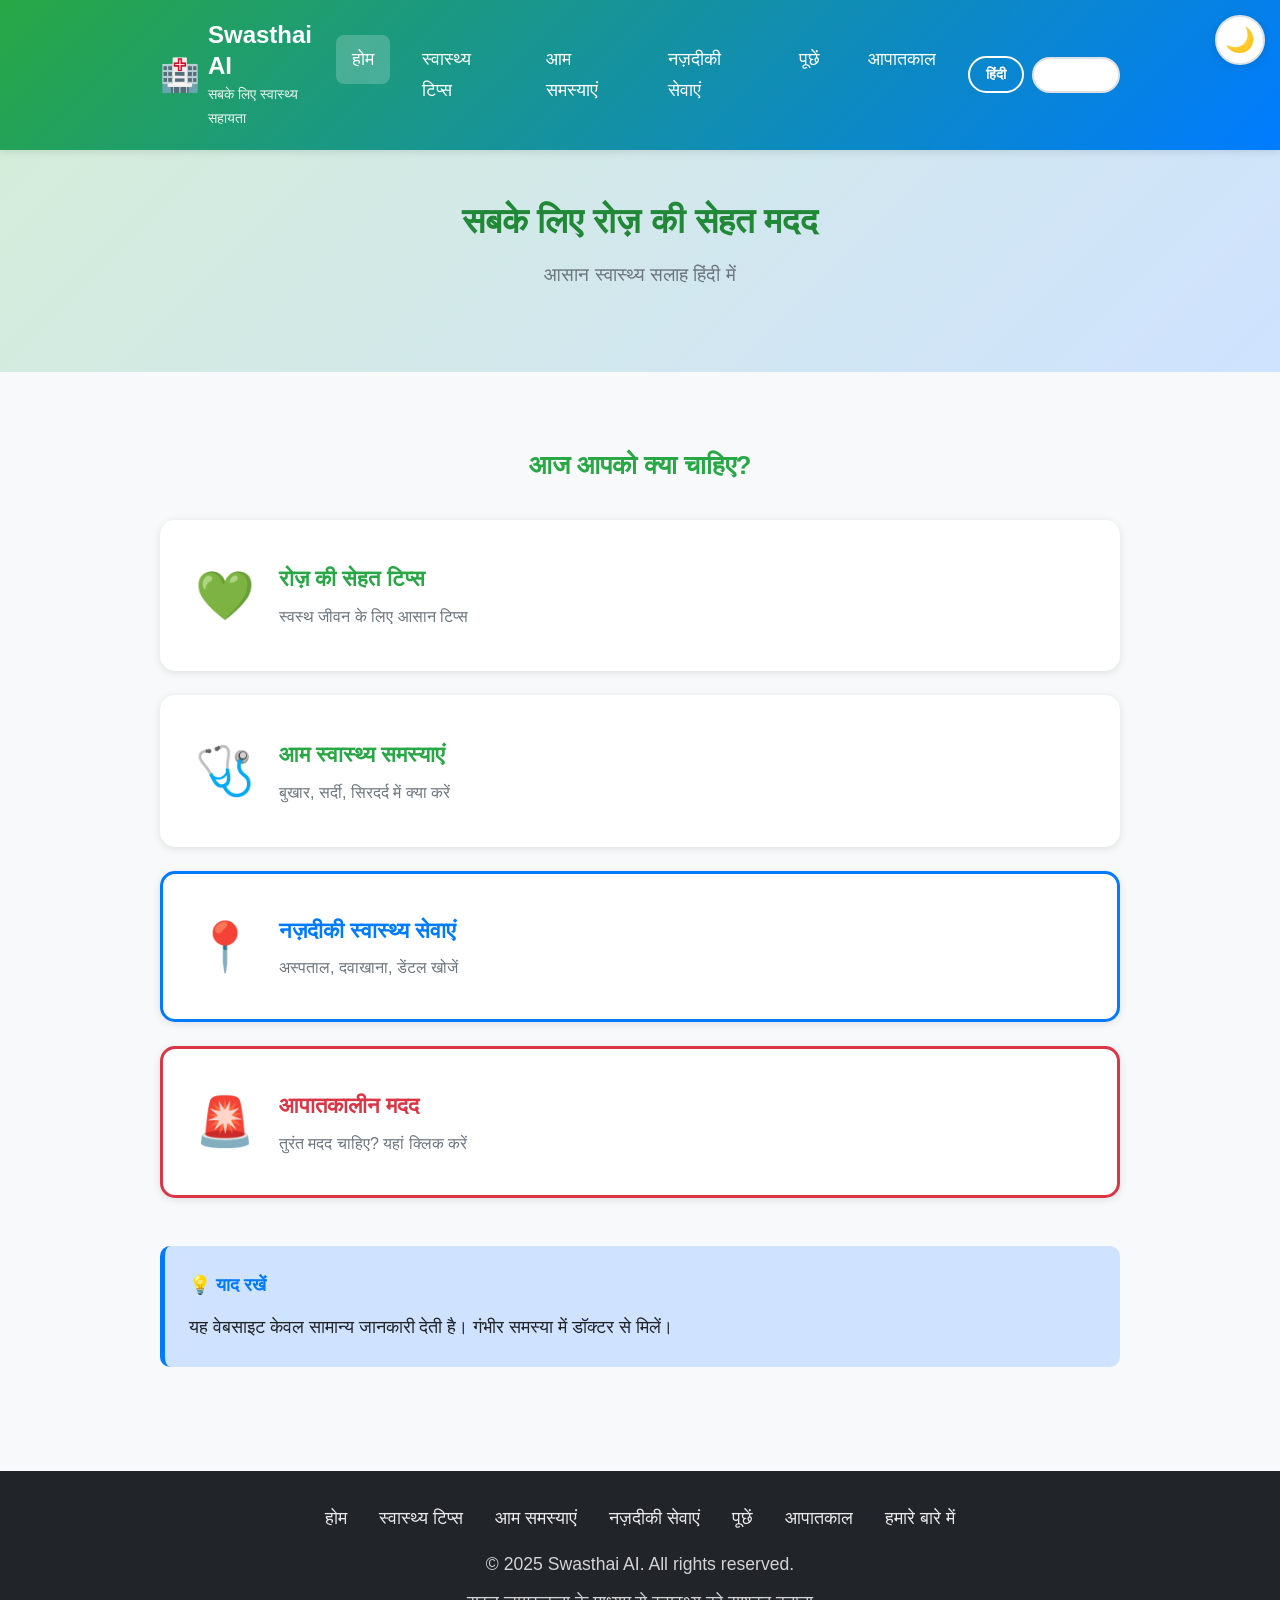
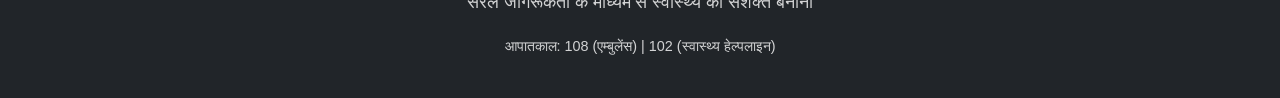
<file: index.html>
<!DOCTYPE html>
<html lang="hi">

<head>
    <meta charset="UTF-8">
    <meta name="viewport" content="width=device-width, initial-scale=1.0">
    <meta name="description"
        content="Swasthai AI - Daily health help for everyone. Simple health tips in Hindi and English for rural and urban India.">
    <meta name="keywords" content="health tips, swasth, health awareness, India, Hindi, English">
    <title>Swasthai AI - Daily Health Help for Everyone</title>
    <link rel="stylesheet" href="css/style.css">
</head>

<body>
    <!-- Dark Mode Toggle -->
    <button class="dark-mode-toggle" onclick="toggleDarkMode()" title="Toggle Dark Mode" id="darkModeToggle">
        🌙
    </button>

    <!-- Header -->
    <header>
        <div class="container">
            <div class="header-content">
                <div class="logo">
                    <span class="logo-icon">🏥</span>
                    <div class="logo-text">
                        <h1>Swasthai AI</h1>
                        <p class="lang-hi">सबके लिए स्वास्थ्य सहायता</p>
                        <p class="lang-en" style="display: none;">Health Help for Everyone</p>
                    </div>
                </div>
                <button class="menu-toggle" onclick="toggleMenu()" aria-label="Menu">☰</button>
                <nav>
                    <ul id="navMenu">
                        <li><a href="index.html" class="active">
                                <span class="lang-hi">होम</span>
                                <span class="lang-en" style="display: none;">Home</span>
                            </a></li>
                        <li><a href="tips.html">
                                <span class="lang-hi">स्वास्थ्य टिप्स</span>
                                <span class="lang-en" style="display: none;">Health Tips</span>
                            </a></li>
                        <li><a href="problems.html">
                                <span class="lang-hi">आम समस्याएं</span>
                                <span class="lang-en" style="display: none;">Common Problems</span>
                            </a></li>
                        <li><a href="nearby.html">
                                <span class="lang-hi">नज़दीकी सेवाएं</span>
                                <span class="lang-en" style="display: none;">Nearby Services</span>
                            </a></li>
                        <li><a href="ask.html">
                                <span class="lang-hi">पूछें</span>
                                <span class="lang-en" style="display: none;">Ask</span>
                            </a></li>
                        <li><a href="emergency.html">
                                <span class="lang-hi">आपातकाल</span>
                                <span class="lang-en" style="display: none;">Emergency</span>
                            </a></li>
                        <!-- Language Selector in Nav -->
                        <li class="language-selector">
                            <button onclick="setLanguage('hi')" id="langHi" class="lang-btn active">हिंदी</button>
                            <button onclick="setLanguage('en')" id="langEn" class="lang-btn">English</button>
                        </li>
                    </ul>
                </nav>
            </div>
        </div>
    </header>

    <!-- Hero Section -->
    <section class="hero">
        <div class="container">
            <h1 class="lang-hi">सबके लिए रोज़ की सेहत मदद</h1>
            <h1 class="lang-en" style="display: none;">Daily Health Help for Everyone</h1>
            <p class="lang-hi">आसान स्वास्थ्य सलाह हिंदी में</p>
            <p class="lang-en" style="display: none;">Simple health advice in English</p>
        </div>
    </section>

    <!-- Main Content -->
    <main>
        <div class="container">
            <!-- Main Action Buttons -->
            <section>
                <h2 style="text-align: center; color: #28a745; margin-bottom: 2rem;">
                    <span class="lang-hi">आज आपको क्या चाहिए?</span>
                    <span class="lang-en" style="display: none;">What do you need today?</span>
                </h2>

                <div class="big-buttons">
                    <!-- Daily Health Tips -->
                    <a href="tips.html" class="big-btn">
                        <div class="big-btn-icon">💚</div>
                        <div class="big-btn-content">
                            <h3 class="lang-hi">रोज़ की सेहत टिप्स</h3>
                            <h3 class="lang-en" style="display: none;">Daily Health Tips</h3>
                            <p class="lang-hi">स्वस्थ जीवन के लिए आसान टिप्स</p>
                            <p class="lang-en" style="display: none;">Simple tips for healthy living</p>
                        </div>
                    </a>

                    <!-- Common Health Problems -->
                    <a href="problems.html" class="big-btn">
                        <div class="big-btn-icon">🩺</div>
                        <div class="big-btn-content">
                            <h3 class="lang-hi">आम स्वास्थ्य समस्याएं</h3>
                            <h3 class="lang-en" style="display: none;">Common Health Problems</h3>
                            <p class="lang-hi">बुखार, सर्दी, सिरदर्द में क्या करें</p>
                            <p class="lang-en" style="display: none;">What to do for fever, cold, headache</p>
                        </div>
                    </a>

                    <!-- Nearby Healthcare Services -->
                    <a href="nearby.html" class="big-btn" style="border-color: #007bff;">
                        <div class="big-btn-icon" style="color: #007bff;">📍</div>
                        <div class="big-btn-content">
                            <h3 class="lang-hi" style="color: #007bff;">नज़दीकी स्वास्थ्य सेवाएं</h3>
                            <h3 class="lang-en" style="display: none; color: #007bff;">Nearby Healthcare Services</h3>
                            <p class="lang-hi">अस्पताल, दवाखाना, डेंटल खोजें</p>
                            <p class="lang-en" style="display: none;">Find Hospitals, Pharmacy, Dental</p>
                        </div>
                    </a>

                    <!-- Emergency Help -->
                    <a href="emergency.html" class="big-btn" style="border-color: #dc3545;">
                        <div class="big-btn-icon" style="color: #dc3545;">🚨</div>
                        <div class="big-btn-content">
                            <h3 class="lang-hi" style="color: #dc3545;">आपातकालीन मदद</h3>
                            <h3 class="lang-en" style="display: none; color: #dc3545;">Emergency Help</h3>
                            <p class="lang-hi">तुरंत मदद चाहिए? यहां क्लिक करें</p>
                            <p class="lang-en" style="display: none;">Need urgent help? Click here</p>
                        </div>
                    </a>
                </div>
            </section>

            <!-- Simple Disclaimer -->
            <section class="info-box" style="margin-top: 3rem;">
                <h4 class="lang-hi">💡 याद रखें</h4>
                <h4 class="lang-en" style="display: none;">💡 Remember</h4>
                <p class="lang-hi">
                    यह वेबसाइट केवल सामान्य जानकारी देती है। गंभीर समस्या में डॉक्टर से मिलें।
                </p>
                <p class="lang-en" style="display: none;">
                    This website provides general information only. See a doctor for serious problems.
                </p>
            </section>
        </div>
    </main>



    <!-- Footer -->
    <footer>
        <div class="container">
            <div class="footer-links">
                <a href="index.html">
                    <span class="lang-hi">होम</span>
                    <span class="lang-en" style="display: none;">Home</span>
                </a>
                <a href="tips.html">
                    <span class="lang-hi">स्वास्थ्य टिप्स</span>
                    <span class="lang-en" style="display: none;">Health Tips</span>
                </a>
                <a href="problems.html">
                    <span class="lang-hi">आम समस्याएं</span>
                    <span class="lang-en" style="display: none;">Common Problems</span>
                </a>
                <a href="nearby.html">
                    <span class="lang-hi">नज़दीकी सेवाएं</span>
                    <span class="lang-en" style="display: none;">Nearby Services</span>
                </a>
                <a href="ask.html">
                    <span class="lang-hi">पूछें</span>
                    <span class="lang-en" style="display: none;">Ask</span>
                </a>
                <a href="emergency.html">
                    <span class="lang-hi">आपातकाल</span>
                    <span class="lang-en" style="display: none;">Emergency</span>
                </a>
                <a href="about.html">
                    <span class="lang-hi">हमारे बारे में</span>
                    <span class="lang-en" style="display: none;">About</span>
                </a>
            </div>
            <p>&copy; 2025 Swasthai AI. All rights reserved.</p>
            <p class="lang-hi">सरल जागरूकता के माध्यम से स्वास्थ्य को सशक्त बनाना</p>
            <p class="lang-en" style="display: none;">Empowering health through simple awareness</p>
            <p style="font-size: 0.9rem; margin-top: 1rem;">
                <span class="lang-hi">आपातकाल: 108 (एम्बुलेंस) | 102 (स्वास्थ्य हेल्पलाइन)</span>
                <span class="lang-en" style="display: none;">Emergency: 108 (Ambulance) | 102 (Health Helpline)</span>
            </p>
        </div>
    </footer>

    <!-- JavaScript -->
    <script src="js/script.js"></script>
</body>

</html>
</file>
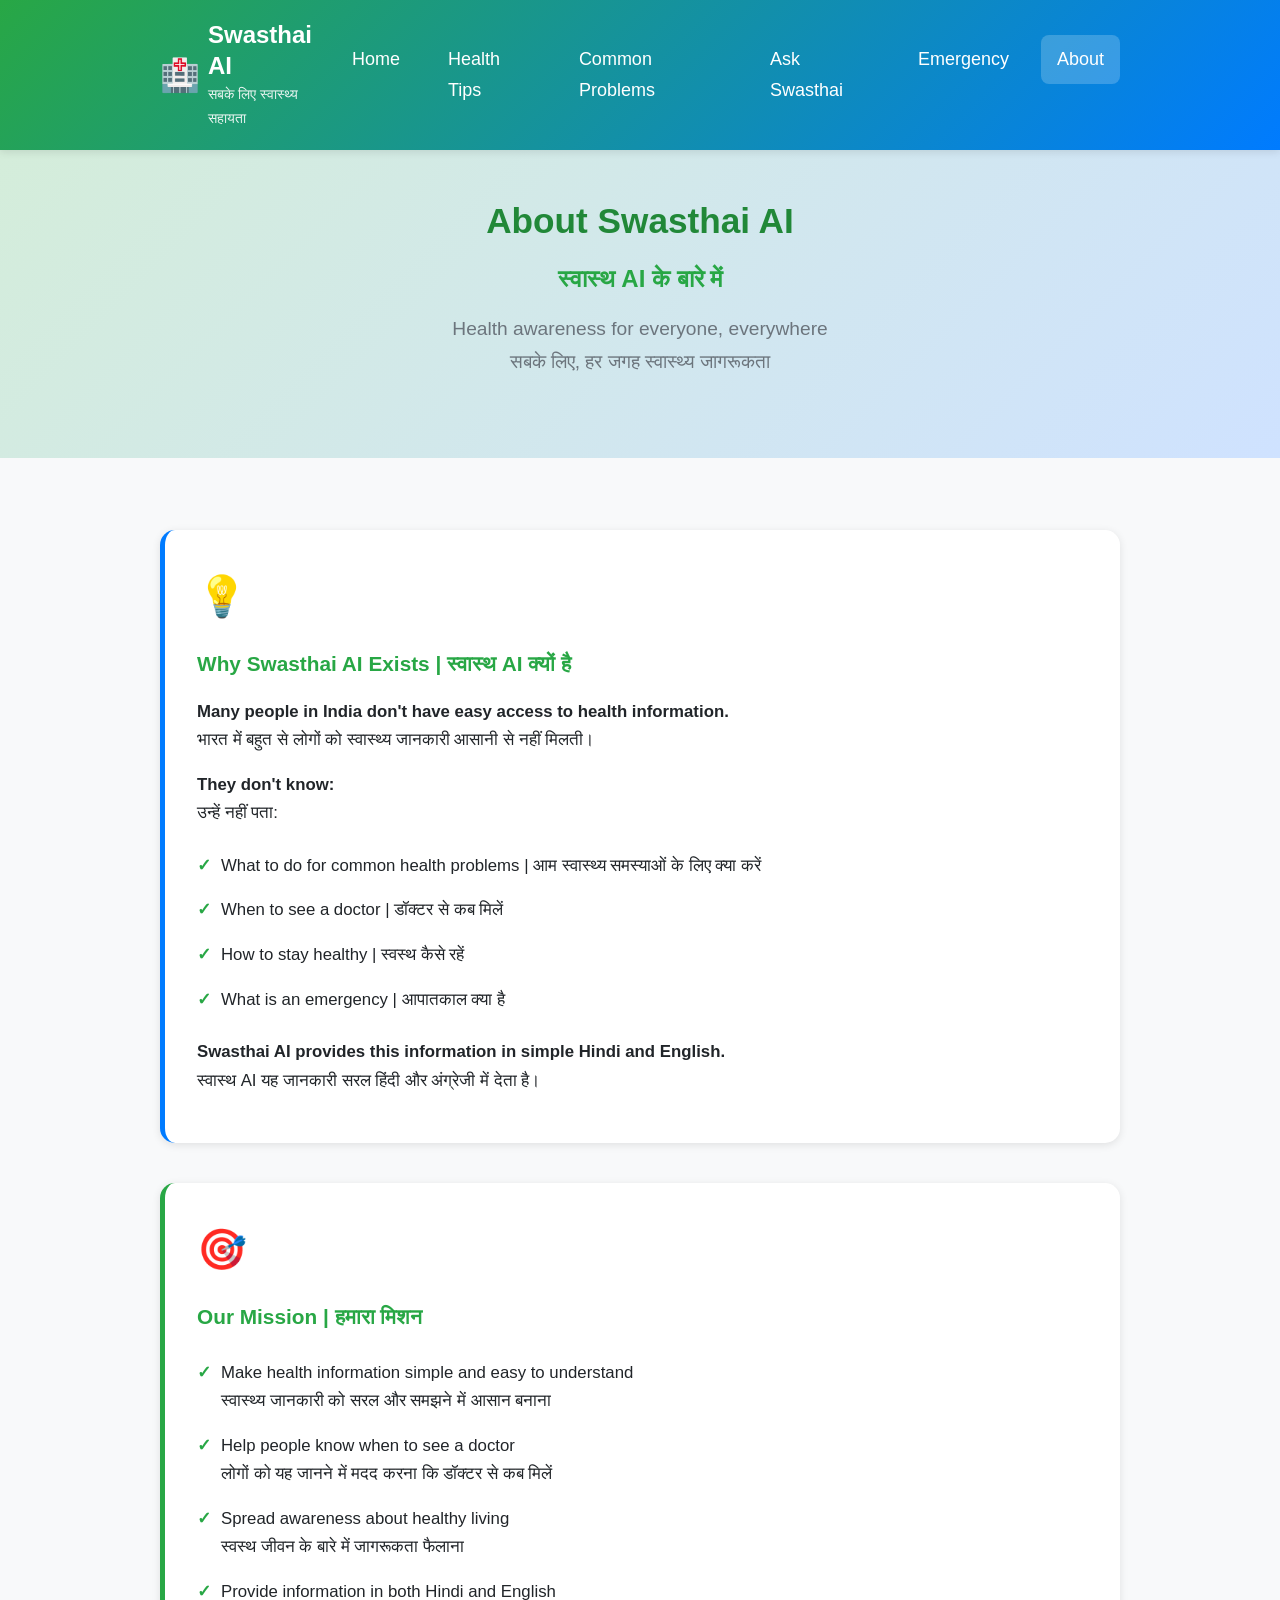
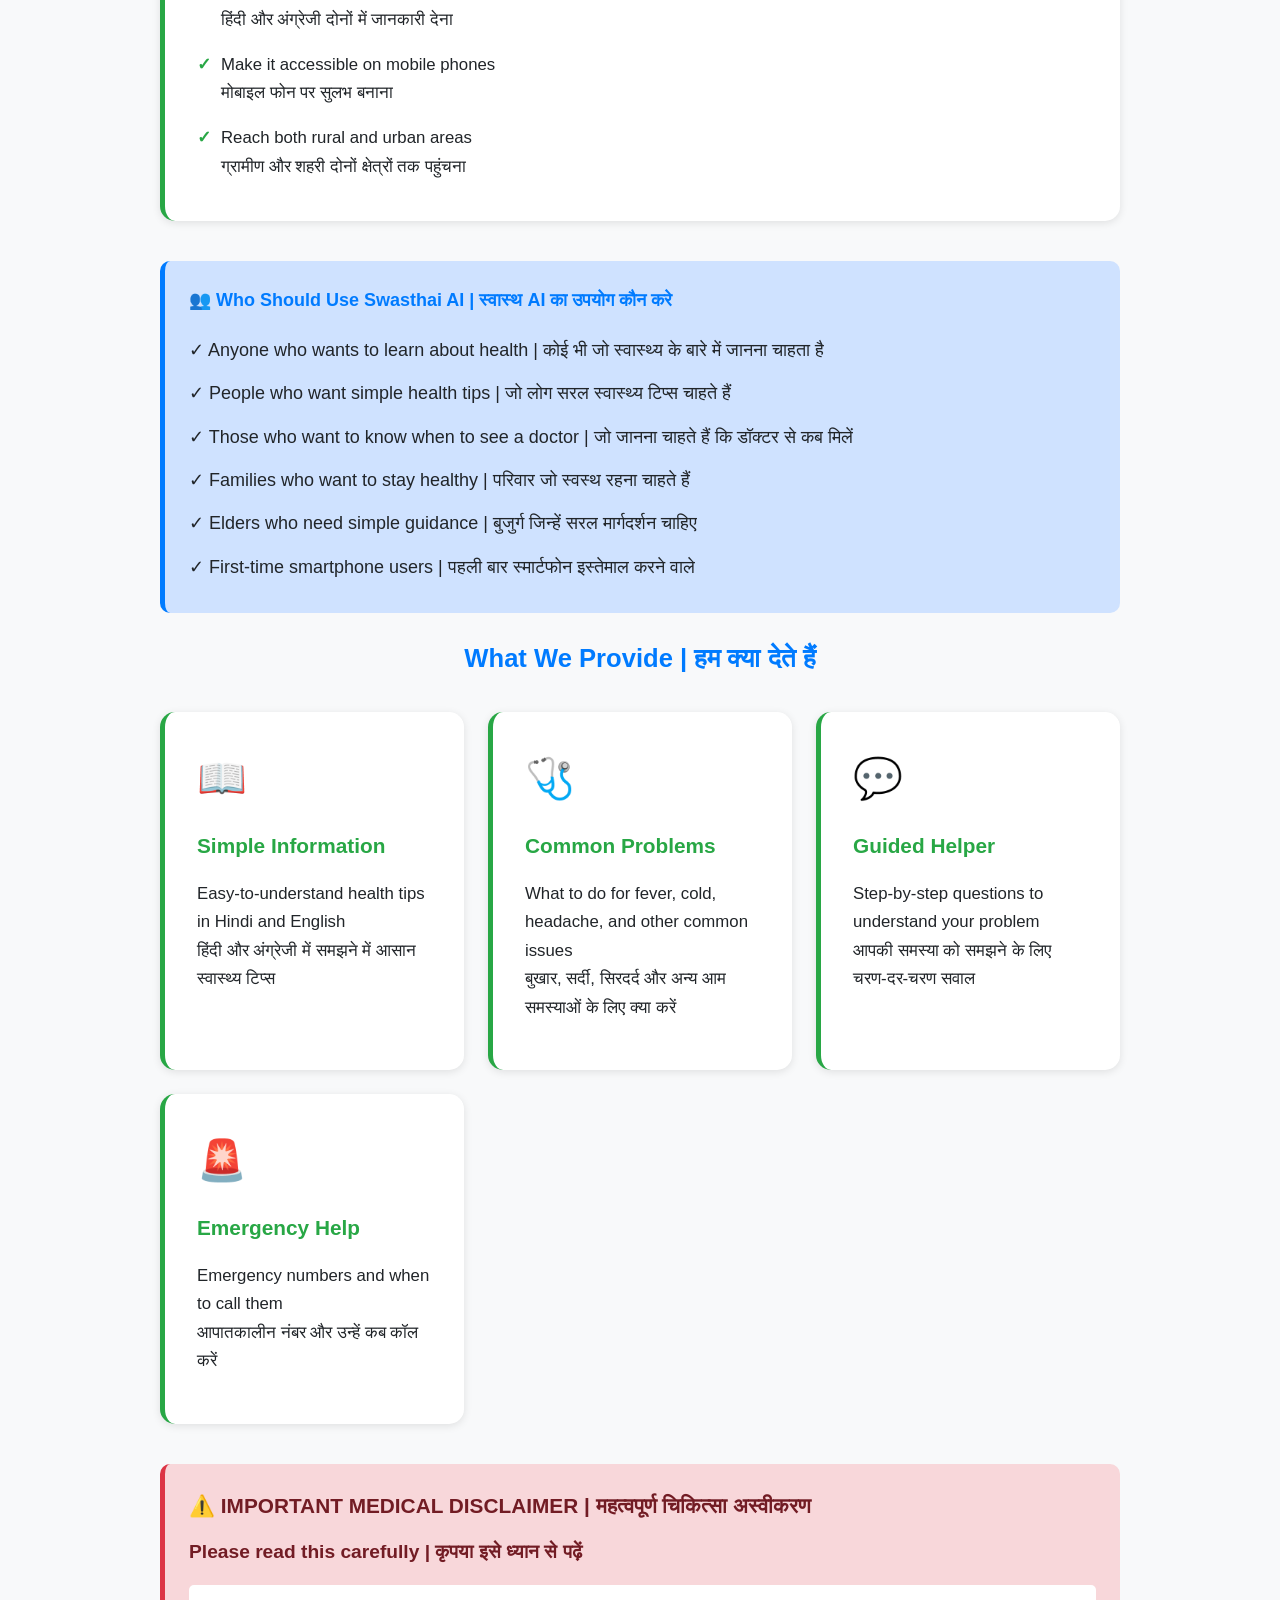
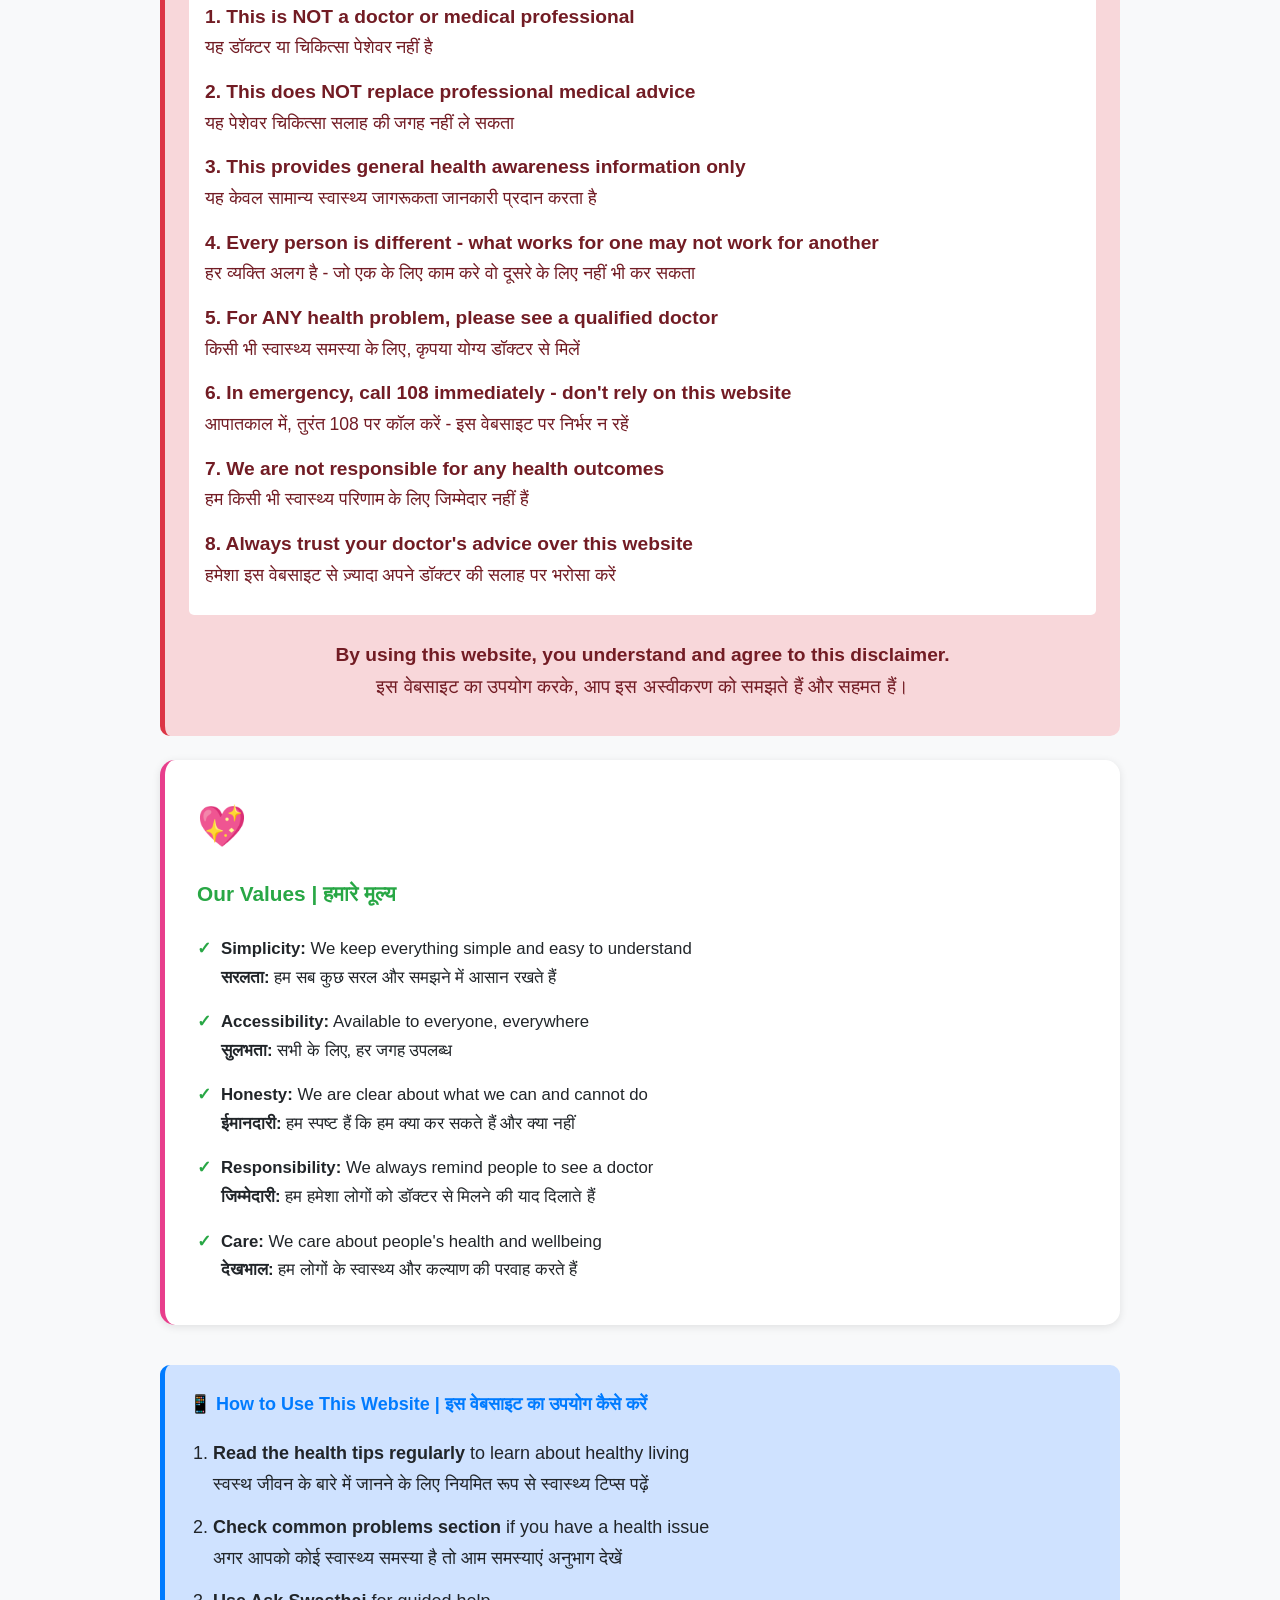
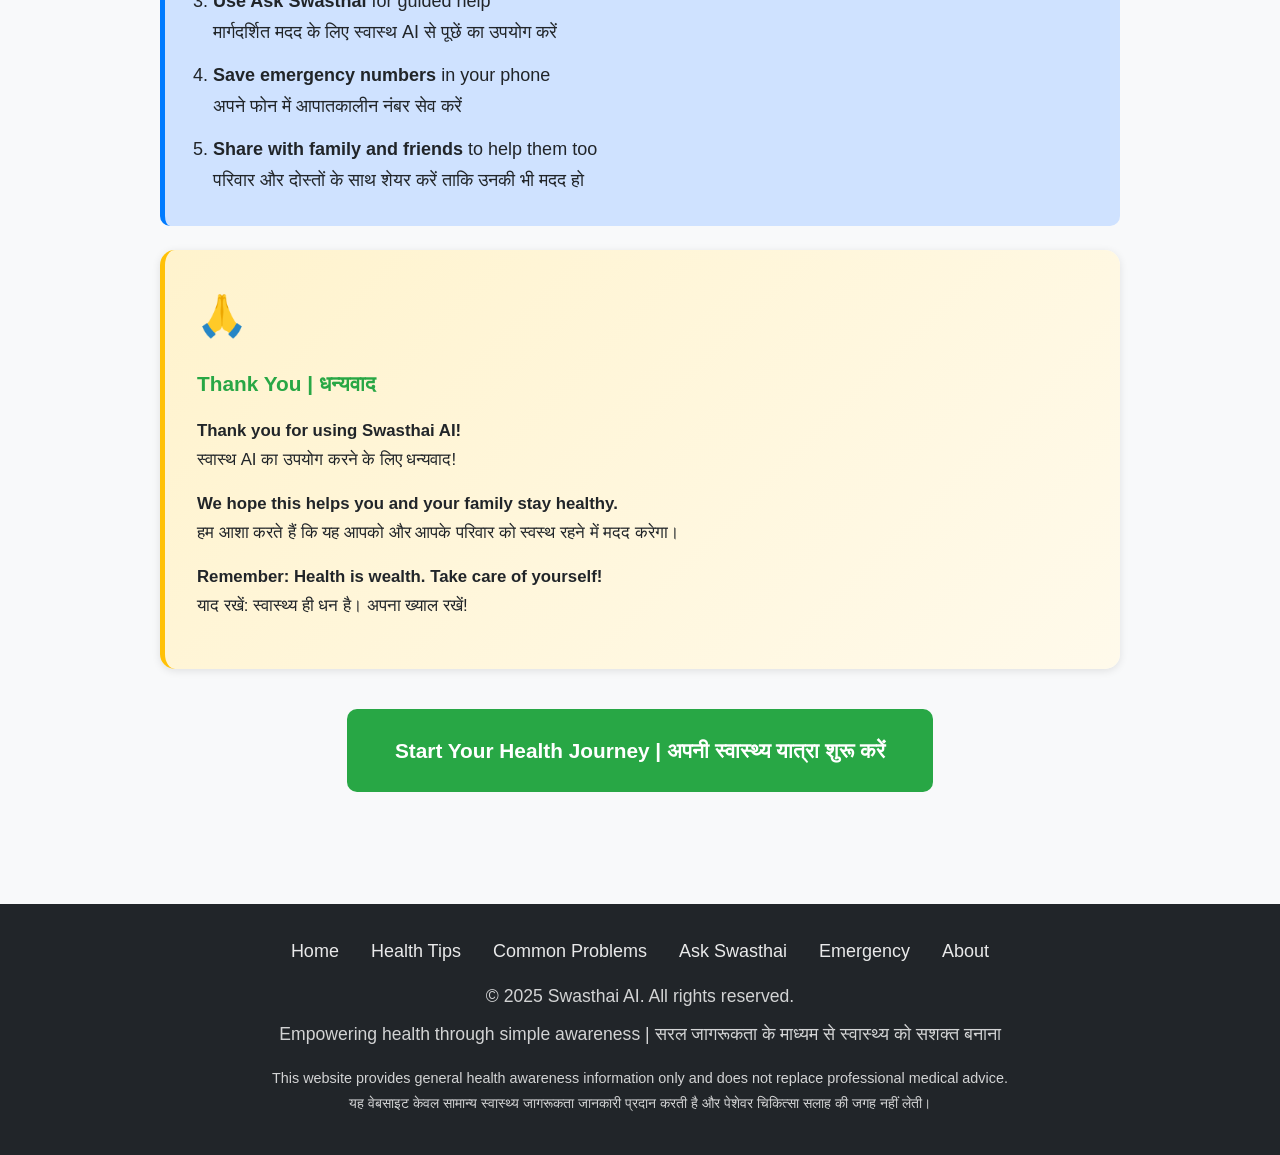
<file: about.html>
<!DOCTYPE html>
<html lang="hi">

<head>
    <meta charset="UTF-8">
    <meta name="viewport" content="width=device-width, initial-scale=1.0">
    <meta name="description"
        content="About Swasthai AI - Why we exist, who should use it, our mission, and medical disclaimer">
    <meta name="keywords" content="about swasthai, health awareness, mission, disclaimer, Hindi, English">
    <title>About Swasthai AI - Our Mission & Trust</title>
    <link rel="stylesheet" href="css/style.css">
</head>

<body>
    <!-- Header -->
    <header>
        <div class="container">
            <div class="header-content">
                <div class="logo">
                    <span class="logo-icon">🏥</span>
                    <div class="logo-text">
                        <h1>Swasthai AI</h1>
                        <p>सबके लिए स्वास्थ्य सहायता</p>
                    </div>
                </div>
                <button class="menu-toggle" onclick="toggleMenu()" aria-label="Menu">☰</button>
                <nav>
                    <ul id="navMenu">
                        <li><a href="index.html">Home</a></li>
                        <li><a href="tips.html">Health Tips</a></li>
                        <li><a href="problems.html">Common Problems</a></li>
                        <li><a href="ask.html">Ask Swasthai</a></li>
                        <li><a href="emergency.html">Emergency</a></li>
                        <li><a href="about.html" class="active">About</a></li>
                    </ul>
                </nav>
            </div>
        </div>
    </header>

    <!-- Hero Section -->
    <section class="hero">
        <div class="container">
            <h1>About Swasthai AI</h1>
            <h2 style="font-size: 1.5rem; color: #28a745;">स्वास्थ AI के बारे में</h2>
            <p>Health awareness for everyone, everywhere<br>
                सबके लिए, हर जगह स्वास्थ्य जागरूकता</p>
        </div>
    </section>

    <!-- Main Content -->
    <main>
        <div class="container">
            <!-- Why Swasthai Exists -->
            <section class="card" style="border-left-color: #007bff;">
                <span class="card-icon">💡</span>
                <h3>Why Swasthai AI Exists | स्वास्थ AI क्यों है</h3>
                <p>
                    <strong>Many people in India don't have easy access to health information.</strong><br>
                    भारत में बहुत से लोगों को स्वास्थ्य जानकारी आसानी से नहीं मिलती।
                </p>
                <p>
                    <strong>They don't know:</strong><br>
                    उन्हें नहीं पता:
                </p>
                <ul>
                    <li>What to do for common health problems | आम स्वास्थ्य समस्याओं के लिए क्या करें</li>
                    <li>When to see a doctor | डॉक्टर से कब मिलें</li>
                    <li>How to stay healthy | स्वस्थ कैसे रहें</li>
                    <li>What is an emergency | आपातकाल क्या है</li>
                </ul>
                <p style="margin-top: 1rem;">
                    <strong>Swasthai AI provides this information in simple Hindi and English.</strong><br>
                    स्वास्थ AI यह जानकारी सरल हिंदी और अंग्रेजी में देता है।
                </p>
            </section>

            <!-- Our Mission -->
            <section class="card" style="border-left-color: #28a745;">
                <span class="card-icon">🎯</span>
                <h3>Our Mission | हमारा मिशन</h3>
                <ul>
                    <li>Make health information simple and easy to understand<br>
                        स्वास्थ्य जानकारी को सरल और समझने में आसान बनाना</li>

                    <li>Help people know when to see a doctor<br>
                        लोगों को यह जानने में मदद करना कि डॉक्टर से कब मिलें</li>

                    <li>Spread awareness about healthy living<br>
                        स्वस्थ जीवन के बारे में जागरूकता फैलाना</li>

                    <li>Provide information in both Hindi and English<br>
                        हिंदी और अंग्रेजी दोनों में जानकारी देना</li>

                    <li>Make it accessible on mobile phones<br>
                        मोबाइल फोन पर सुलभ बनाना</li>

                    <li>Reach both rural and urban areas<br>
                        ग्रामीण और शहरी दोनों क्षेत्रों तक पहुंचना</li>
                </ul>
            </section>

            <!-- Who Should Use This -->
            <section class="info-box">
                <h4>👥 Who Should Use Swasthai AI | स्वास्थ AI का उपयोग कौन करे</h4>
                <ul style="list-style: none; padding: 0;">
                    <li style="padding: 0.4rem 0;">✓ Anyone who wants to learn about health | कोई भी जो स्वास्थ्य के
                        बारे में जानना चाहता है</li>
                    <li style="padding: 0.4rem 0;">✓ People who want simple health tips | जो लोग सरल स्वास्थ्य टिप्स
                        चाहते हैं</li>
                    <li style="padding: 0.4rem 0;">✓ Those who want to know when to see a doctor | जो जानना चाहते हैं कि
                        डॉक्टर से कब मिलें</li>
                    <li style="padding: 0.4rem 0;">✓ Families who want to stay healthy | परिवार जो स्वस्थ रहना चाहते हैं
                    </li>
                    <li style="padding: 0.4rem 0;">✓ Elders who need simple guidance | बुजुर्ग जिन्हें सरल मार्गदर्शन
                        चाहिए</li>
                    <li style="padding: 0.4rem 0;">✓ First-time smartphone users | पहली बार स्मार्टफोन इस्तेमाल करने
                        वाले</li>
                </ul>
            </section>

            <!-- What We Provide -->
            <section>
                <h2 style="text-align: center; color: #007bff; margin-bottom: 2rem;">
                    What We Provide | हम क्या देते हैं
                </h2>

                <div class="cards">
                    <div class="card">
                        <span class="card-icon">📖</span>
                        <h3>Simple Information</h3>
                        <p>
                            Easy-to-understand health tips in Hindi and English<br>
                            हिंदी और अंग्रेजी में समझने में आसान स्वास्थ्य टिप्स
                        </p>
                    </div>

                    <div class="card">
                        <span class="card-icon">🩺</span>
                        <h3>Common Problems</h3>
                        <p>
                            What to do for fever, cold, headache, and other common issues<br>
                            बुखार, सर्दी, सिरदर्द और अन्य आम समस्याओं के लिए क्या करें
                        </p>
                    </div>

                    <div class="card">
                        <span class="card-icon">💬</span>
                        <h3>Guided Helper</h3>
                        <p>
                            Step-by-step questions to understand your problem<br>
                            आपकी समस्या को समझने के लिए चरण-दर-चरण सवाल
                        </p>
                    </div>

                    <div class="card">
                        <span class="card-icon">🚨</span>
                        <h3>Emergency Help</h3>
                        <p>
                            Emergency numbers and when to call them<br>
                            आपातकालीन नंबर और उन्हें कब कॉल करें
                        </p>
                    </div>
                </div>
            </section>

            <!-- Important Medical Disclaimer -->
            <section class="alert-box">
                <h4>⚠️ IMPORTANT MEDICAL DISCLAIMER | महत्वपूर्ण चिकित्सा अस्वीकरण</h4>

                <p style="font-size: 1.1rem; margin-bottom: 1rem;">
                    <strong>Please read this carefully | कृपया इसे ध्यान से पढ़ें</strong>
                </p>

                <div style="background: white; padding: 1rem; border-radius: 5px; margin: 1rem 0;">
                    <p style="color: #721c24; margin-bottom: 0.8rem;">
                        <strong>1. This is NOT a doctor or medical professional</strong><br>
                        यह डॉक्टर या चिकित्सा पेशेवर नहीं है
                    </p>

                    <p style="color: #721c24; margin-bottom: 0.8rem;">
                        <strong>2. This does NOT replace professional medical advice</strong><br>
                        यह पेशेवर चिकित्सा सलाह की जगह नहीं ले सकता
                    </p>

                    <p style="color: #721c24; margin-bottom: 0.8rem;">
                        <strong>3. This provides general health awareness information only</strong><br>
                        यह केवल सामान्य स्वास्थ्य जागरूकता जानकारी प्रदान करता है
                    </p>

                    <p style="color: #721c24; margin-bottom: 0.8rem;">
                        <strong>4. Every person is different - what works for one may not work for another</strong><br>
                        हर व्यक्ति अलग है - जो एक के लिए काम करे वो दूसरे के लिए नहीं भी कर सकता
                    </p>

                    <p style="color: #721c24; margin-bottom: 0.8rem;">
                        <strong>5. For ANY health problem, please see a qualified doctor</strong><br>
                        किसी भी स्वास्थ्य समस्या के लिए, कृपया योग्य डॉक्टर से मिलें
                    </p>

                    <p style="color: #721c24; margin-bottom: 0.8rem;">
                        <strong>6. In emergency, call 108 immediately - don't rely on this website</strong><br>
                        आपातकाल में, तुरंत 108 पर कॉल करें - इस वेबसाइट पर निर्भर न रहें
                    </p>

                    <p style="color: #721c24; margin-bottom: 0.8rem;">
                        <strong>7. We are not responsible for any health outcomes</strong><br>
                        हम किसी भी स्वास्थ्य परिणाम के लिए जिम्मेदार नहीं हैं
                    </p>

                    <p style="color: #721c24;">
                        <strong>8. Always trust your doctor's advice over this website</strong><br>
                        हमेशा इस वेबसाइट से ज़्यादा अपने डॉक्टर की सलाह पर भरोसा करें
                    </p>
                </div>

                <p style="font-size: 1.2rem; margin-top: 1.5rem; text-align: center;">
                    <strong>By using this website, you understand and agree to this disclaimer.</strong><br>
                    इस वेबसाइट का उपयोग करके, आप इस अस्वीकरण को समझते हैं और सहमत हैं।
                </p>
            </section>

            <!-- Our Values -->
            <section class="card" style="border-left-color: #e83e8c;">
                <span class="card-icon">💖</span>
                <h3>Our Values | हमारे मूल्य</h3>
                <ul>
                    <li><strong>Simplicity:</strong> We keep everything simple and easy to understand<br>
                        <strong>सरलता:</strong> हम सब कुछ सरल और समझने में आसान रखते हैं
                    </li>

                    <li><strong>Accessibility:</strong> Available to everyone, everywhere<br>
                        <strong>सुलभता:</strong> सभी के लिए, हर जगह उपलब्ध
                    </li>

                    <li><strong>Honesty:</strong> We are clear about what we can and cannot do<br>
                        <strong>ईमानदारी:</strong> हम स्पष्ट हैं कि हम क्या कर सकते हैं और क्या नहीं
                    </li>

                    <li><strong>Responsibility:</strong> We always remind people to see a doctor<br>
                        <strong>जिम्मेदारी:</strong> हम हमेशा लोगों को डॉक्टर से मिलने की याद दिलाते हैं
                    </li>

                    <li><strong>Care:</strong> We care about people's health and wellbeing<br>
                        <strong>देखभाल:</strong> हम लोगों के स्वास्थ्य और कल्याण की परवाह करते हैं
                    </li>
                </ul>
            </section>

            <!-- How to Use This Website -->
            <section class="info-box">
                <h4>📱 How to Use This Website | इस वेबसाइट का उपयोग कैसे करें</h4>
                <ol style="padding-left: 1.5rem;">
                    <li style="padding: 0.4rem 0;">
                        <strong>Read the health tips regularly</strong> to learn about healthy living<br>
                        स्वस्थ जीवन के बारे में जानने के लिए नियमित रूप से स्वास्थ्य टिप्स पढ़ें
                    </li>
                    <li style="padding: 0.4rem 0;">
                        <strong>Check common problems section</strong> if you have a health issue<br>
                        अगर आपको कोई स्वास्थ्य समस्या है तो आम समस्याएं अनुभाग देखें
                    </li>
                    <li style="padding: 0.4rem 0;">
                        <strong>Use Ask Swasthai</strong> for guided help<br>
                        मार्गदर्शित मदद के लिए स्वास्थ AI से पूछें का उपयोग करें
                    </li>
                    <li style="padding: 0.4rem 0;">
                        <strong>Save emergency numbers</strong> in your phone<br>
                        अपने फोन में आपातकालीन नंबर सेव करें
                    </li>
                    <li style="padding: 0.4rem 0;">
                        <strong>Share with family and friends</strong> to help them too<br>
                        परिवार और दोस्तों के साथ शेयर करें ताकि उनकी भी मदद हो
                    </li>
                </ol>
            </section>

            <!-- Final Message -->
            <section class="card"
                style="border-left-color: #ffc107; background: linear-gradient(135deg, #fff3cd, #fffaeb);">
                <span class="card-icon">🙏</span>
                <h3>Thank You | धन्यवाद</h3>
                <p>
                    <strong>Thank you for using Swasthai AI!</strong><br>
                    स्वास्थ AI का उपयोग करने के लिए धन्यवाद!
                </p>
                <p>
                    <strong>We hope this helps you and your family stay healthy.</strong><br>
                    हम आशा करते हैं कि यह आपको और आपके परिवार को स्वस्थ रहने में मदद करेगा।
                </p>
                <p>
                    <strong>Remember: Health is wealth. Take care of yourself!</strong><br>
                    याद रखें: स्वास्थ्य ही धन है। अपना ख्याल रखें!
                </p>
            </section>

            <!-- Call to Action -->
            <div style="text-align: center; margin: 2rem 0;">
                <a href="index.html" class="btn btn-large">
                    Start Your Health Journey | अपनी स्वास्थ्य यात्रा शुरू करें
                </a>
            </div>
        </div>
    </main>

    <!-- Footer -->
    <footer>
        <div class="container">
            <div class="footer-links">
                <a href="index.html">Home</a>
                <a href="tips.html">Health Tips</a>
                <a href="problems.html">Common Problems</a>
                <a href="ask.html">Ask Swasthai</a>
                <a href="emergency.html">Emergency</a>
                <a href="about.html">About</a>
            </div>
            <p>&copy; 2025 Swasthai AI. All rights reserved.</p>
            <p>Empowering health through simple awareness | सरल जागरूकता के माध्यम से स्वास्थ्य को सशक्त बनाना</p>
            <p style="font-size: 0.9rem; margin-top: 1rem; opacity: 0.8;">
                This website provides general health awareness information only and does not replace professional
                medical advice.<br>
                यह वेबसाइट केवल सामान्य स्वास्थ्य जागरूकता जानकारी प्रदान करती है और पेशेवर चिकित्सा सलाह की जगह नहीं
                लेती।
            </p>
        </div>
    </footer>

    <!-- JavaScript -->
    <!-- JavaScript -->
    <script src="js/script.js"></script>
</body>

</html>
</file>
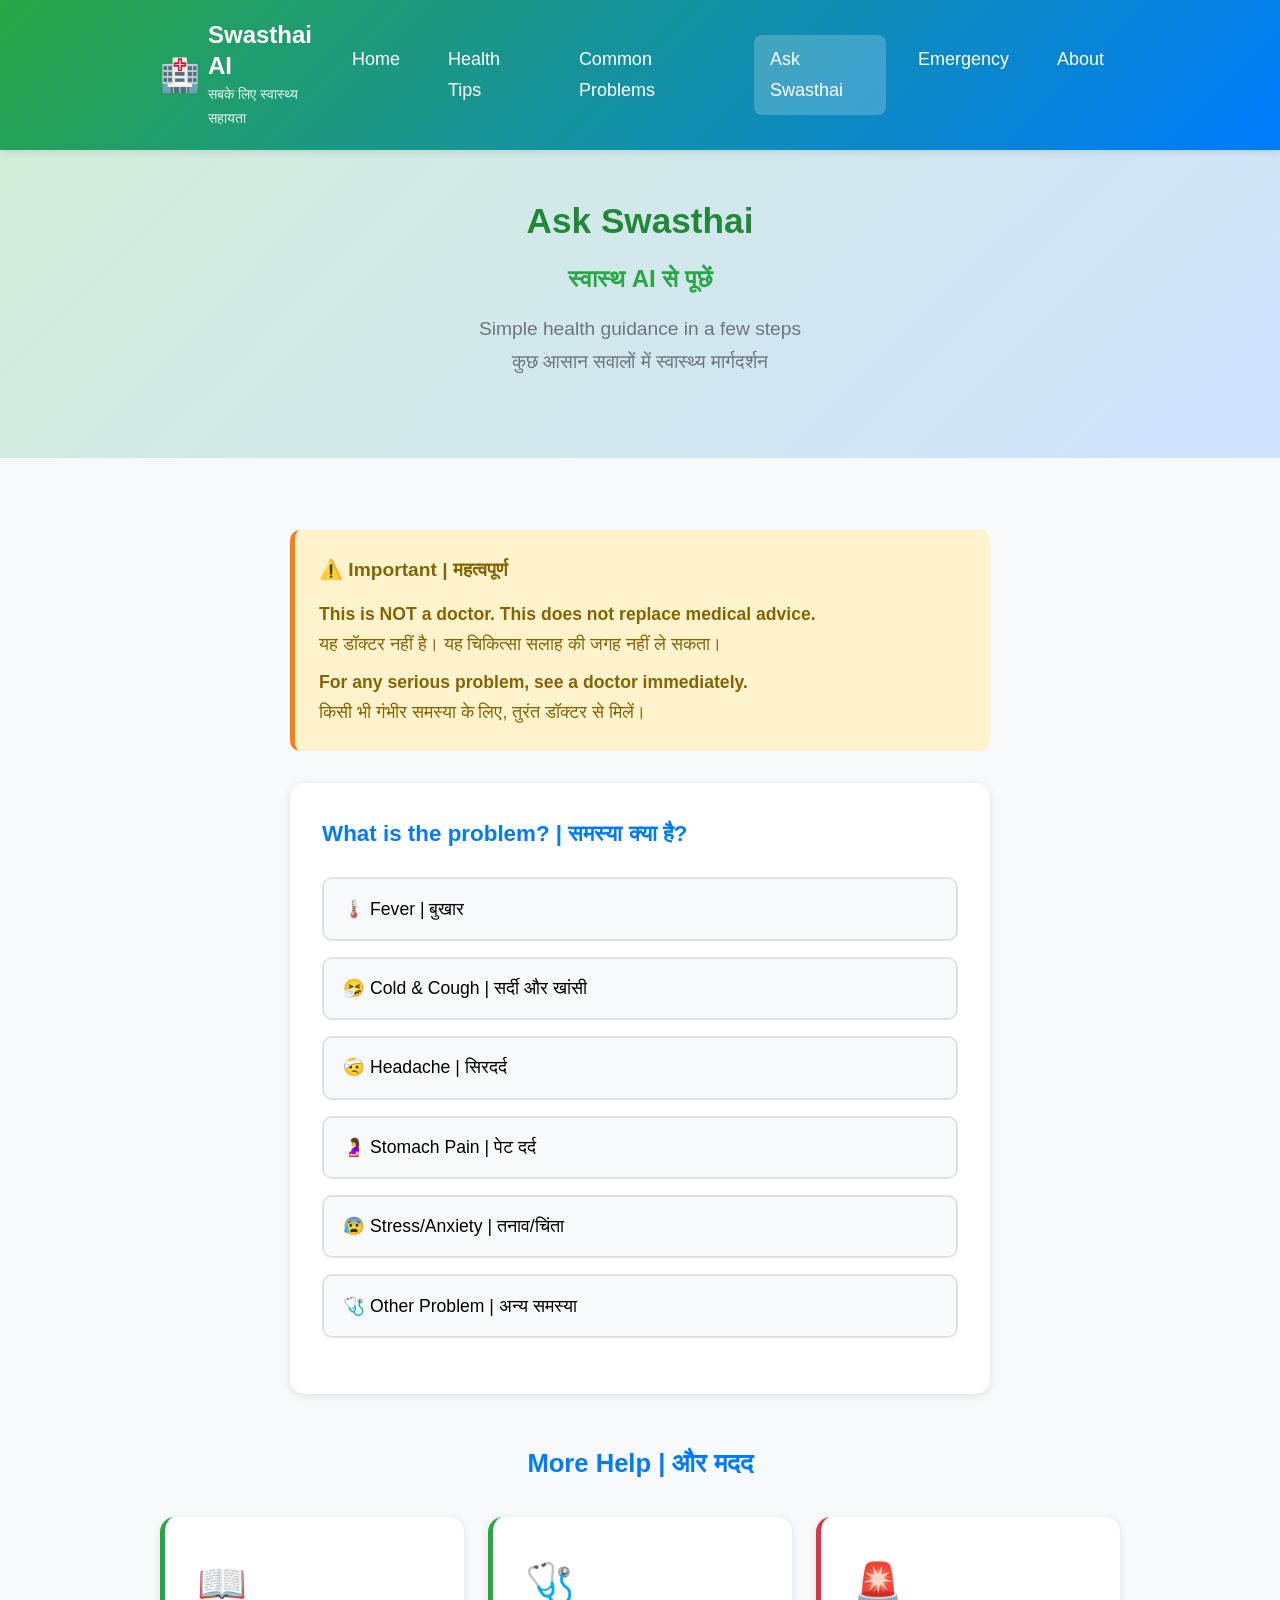
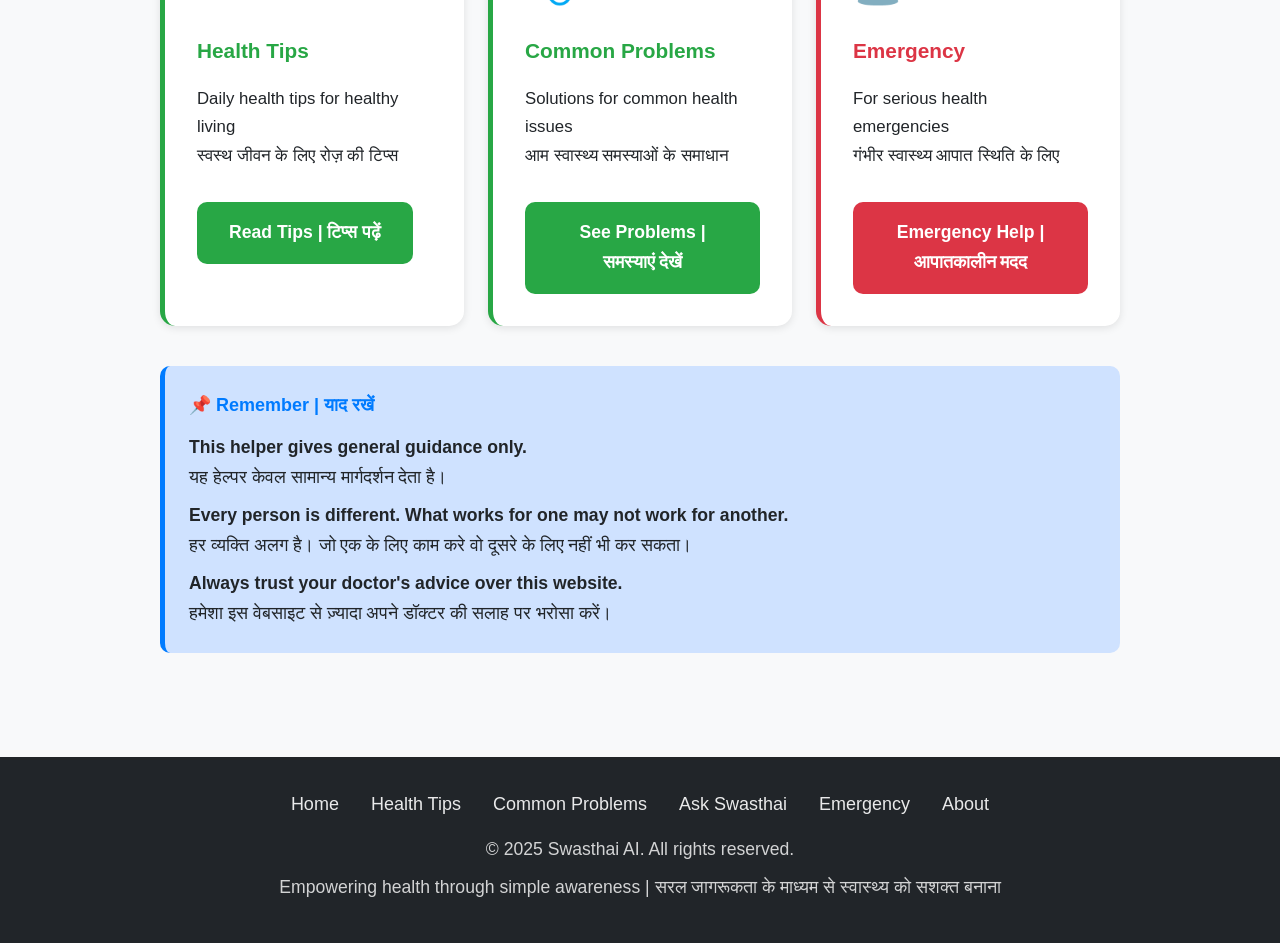
<file: ask.html>
<!DOCTYPE html>
<html lang="hi">

<head>
    <meta charset="UTF-8">
    <meta name="viewport" content="width=device-width, initial-scale=1.0">
    <meta name="description" content="Ask Swasthai - Interactive health guidance helper with step-by-step questions">
    <meta name="keywords" content="health guidance, interactive helper, health questions, Hindi, English">
    <title>Ask Swasthai - Interactive Health Helper</title>
    <link rel="stylesheet" href="css/style.css">
</head>

<body>
    <!-- Header -->
    <header>
        <div class="container">
            <div class="header-content">
                <div class="logo">
                    <span class="logo-icon">🏥</span>
                    <div class="logo-text">
                        <h1>Swasthai AI</h1>
                        <p>सबके लिए स्वास्थ्य सहायता</p>
                    </div>
                </div>
                <button class="menu-toggle" onclick="toggleMenu()" aria-label="Menu">☰</button>
                <nav>
                    <ul id="navMenu">
                        <li><a href="index.html">Home</a></li>
                        <li><a href="tips.html">Health Tips</a></li>
                        <li><a href="problems.html">Common Problems</a></li>
                        <li><a href="ask.html" class="active">Ask Swasthai</a></li>
                        <li><a href="emergency.html">Emergency</a></li>
                        <li><a href="about.html">About</a></li>
                    </ul>
                </nav>
            </div>
        </div>
    </header>

    <!-- Hero Section -->
    <section class="hero">
        <div class="container">
            <h1>Ask Swasthai</h1>
            <h2 style="font-size: 1.5rem; color: #28a745;">स्वास्थ AI से पूछें</h2>
            <p>Simple health guidance in a few steps<br>
                कुछ आसान सवालों में स्वास्थ्य मार्गदर्शन</p>
        </div>
    </section>

    <!-- Main Content -->
    <main>
        <div class="container">
            <!-- Important Disclaimer -->
            <section class="warning-box" style="max-width: 700px; margin: 0 auto 2rem;">
                <h4>⚠️ Important | महत्वपूर्ण</h4>
                <p>
                    <strong>This is NOT a doctor. This does not replace medical advice.</strong><br>
                    यह डॉक्टर नहीं है। यह चिकित्सा सलाह की जगह नहीं ले सकता।
                </p>
                <p style="margin-top: 0.5rem;">
                    <strong>For any serious problem, see a doctor immediately.</strong><br>
                    किसी भी गंभीर समस्या के लिए, तुरंत डॉक्टर से मिलें।
                </p>
            </section>

            <!-- Interactive Helper -->
            <div class="ask-container">
                <!-- Step 1: What's the problem? -->
                <div id="step1" class="question-step">
                    <h3>What is the problem? | समस्या क्या है?</h3>
                    <div class="options">
                        <button class="option-btn" onclick="selectOption(1, 'fever', 2)">
                            🌡️ Fever | बुखार
                        </button>
                        <button class="option-btn" onclick="selectOption(1, 'cold', 2)">
                            🤧 Cold & Cough | सर्दी और खांसी
                        </button>
                        <button class="option-btn" onclick="selectOption(1, 'headache', 2)">
                            🤕 Headache | सिरदर्द
                        </button>
                        <button class="option-btn" onclick="selectOption(1, 'stomach', 2)">
                            🤰 Stomach Pain | पेट दर्द
                        </button>
                        <button class="option-btn" onclick="selectOption(1, 'stress', 2)">
                            😰 Stress/Anxiety | तनाव/चिंता
                        </button>
                        <button class="option-btn" onclick="selectOption(1, 'other', 2)">
                            🩺 Other Problem | अन्य समस्या
                        </button>
                    </div>
                    <div id="response1" class="response-box">
                        <h4>Good! Let's understand more...</h4>
                        <p>अच्छा! आइए और समझते हैं...</p>
                    </div>
                </div>

                <!-- Step 2: How long? -->
                <div id="step2" class="question-step">
                    <h3>How long have you had this problem? | यह समस्या कब से है?</h3>
                    <div class="options">
                        <button class="option-btn" onclick="selectOption(2, 'today', 3)">
                            Today only | आज ही शुरू हुई
                        </button>
                        <button class="option-btn" onclick="selectOption(2, '1-2days', 3)">
                            1-2 days | 1-2 दिन
                        </button>
                        <button class="option-btn" onclick="selectOption(2, '3-7days', 3)">
                            3-7 days | 3-7 दिन
                        </button>
                        <button class="option-btn" onclick="selectOption(2, 'more', 3)">
                            More than a week | एक हफ्ते से ज़्यादा
                        </button>
                    </div>
                    <div id="response2" class="response-box">
                        <h4>Thank you! One more question...</h4>
                        <p>धन्यवाद! एक और सवाल...</p>
                    </div>
                </div>

                <!-- Step 3: How severe? -->
                <div id="step3" class="question-step">
                    <h3>How severe is the problem? | समस्या कितनी गंभीर है?</h3>
                    <div class="options">
                        <button class="option-btn" onclick="selectOption(3, 'mild', 4)">
                            Mild - Can do daily work | हल्की - रोज़ का काम कर सकते हैं
                        </button>
                        <button class="option-btn" onclick="selectOption(3, 'moderate', 4)">
                            Moderate - Some difficulty | मध्यम - कुछ तकलीफ है
                        </button>
                        <button class="option-btn" onclick="selectOption(3, 'severe', 4)">
                            Severe - Cannot do work | गंभीर - काम नहीं कर सकते
                        </button>
                    </div>
                    <div id="response3" class="response-box">
                        <h4>Got it! Here's what you should do...</h4>
                        <p>समझ गए! यह करें...</p>
                    </div>
                </div>

                <!-- Step 4: Final Advice -->
                <div id="step4" class="question-step">
                    <h3>Here's what you should do | यह करें</h3>

                    <div class="info-box">
                        <h4>💚 Home Care | घरेलू देखभाल</h4>
                        <ul style="list-style: none; padding: 0;">
                            <li style="padding: 0.4rem 0;">✓ Rest well | अच्छे से आराम करें</li>
                            <li style="padding: 0.4rem 0;">✓ Drink lots of water | खूब पानी पिएं</li>
                            <li style="padding: 0.4rem 0;">✓ Eat light, healthy food | हल्का, स्वस्थ खाना खाएं</li>
                            <li style="padding: 0.4rem 0;">✓ Avoid stress | तनाव से बचें</li>
                        </ul>
                    </div>

                    <div class="warning-box" style="margin-top: 1.5rem;">
                        <h4>⚠️ Watch for these signs | इन संकेतों पर ध्यान दें</h4>
                        <ul style="list-style: none; padding: 0;">
                            <li style="padding: 0.3rem 0;">• Problem getting worse | समस्या बढ़ रही है</li>
                            <li style="padding: 0.3rem 0;">• Not getting better in 2-3 days | 2-3 दिन में ठीक नहीं हो
                                रहा</li>
                            <li style="padding: 0.3rem 0;">• New symptoms appearing | नए लक्षण दिख रहे हैं</li>
                        </ul>
                    </div>

                    <div class="alert-box" style="margin-top: 1.5rem;">
                        <h4>🏥 See a Doctor If | डॉक्टर से मिलें अगर</h4>
                        <p>
                            <strong>• Problem is severe | समस्या गंभीर है</strong><br>
                            <strong>• Not improving with home care | घरेलू देखभाल से ठीक नहीं हो रहा</strong><br>
                            <strong>• You are worried | आप चिंतित हैं</strong>
                        </p>
                        <p style="margin-top: 1rem; font-size: 1.2rem;">
                            <strong>When in doubt, always see a doctor!</strong><br>
                            संदेह हो तो हमेशा डॉक्टर से मिलें!
                        </p>
                    </div>

                    <div
                        style="text-align: center; margin-top: 2rem; display: flex; gap: 1rem; justify-content: center; flex-wrap: wrap;">
                        <button onclick="restartHelper()" class="btn btn-blue">
                            Ask Again | फिर से पूछें
                        </button>
                        <a href="problems.html" class="btn">
                            See Common Problems | आम समस्याएं देखें
                        </a>
                        <a href="emergency.html" class="btn btn-red">
                            Emergency Help | आपातकालीन मदद
                        </a>
                    </div>
                </div>
            </div>

            <!-- Additional Resources -->
            <section style="margin-top: 3rem;">
                <h2 style="text-align: center; color: #007bff; margin-bottom: 2rem;">
                    More Help | और मदद
                </h2>

                <div class="cards">
                    <div class="card">
                        <span class="card-icon">📖</span>
                        <h3>Health Tips</h3>
                        <p>Daily health tips for healthy living<br>
                            स्वस्थ जीवन के लिए रोज़ की टिप्स</p>
                        <a href="tips.html" class="btn" style="margin-top: 1rem; display: inline-block;">
                            Read Tips | टिप्स पढ़ें
                        </a>
                    </div>

                    <div class="card">
                        <span class="card-icon">🩺</span>
                        <h3>Common Problems</h3>
                        <p>Solutions for common health issues<br>
                            आम स्वास्थ्य समस्याओं के समाधान</p>
                        <a href="problems.html" class="btn" style="margin-top: 1rem; display: inline-block;">
                            See Problems | समस्याएं देखें
                        </a>
                    </div>

                    <div class="card" style="border-left-color: #dc3545;">
                        <span class="card-icon" style="color: #dc3545;">🚨</span>
                        <h3 style="color: #dc3545;">Emergency</h3>
                        <p>For serious health emergencies<br>
                            गंभीर स्वास्थ्य आपात स्थिति के लिए</p>
                        <a href="emergency.html" class="btn btn-red" style="margin-top: 1rem; display: inline-block;">
                            Emergency Help | आपातकालीन मदद
                        </a>
                    </div>
                </div>
            </section>

            <!-- Final Reminder -->
            <section class="info-box" style="margin-top: 2rem;">
                <h4>📌 Remember | याद रखें</h4>
                <p>
                    <strong>This helper gives general guidance only.</strong><br>
                    यह हेल्पर केवल सामान्य मार्गदर्शन देता है।
                </p>
                <p style="margin-top: 0.5rem;">
                    <strong>Every person is different. What works for one may not work for another.</strong><br>
                    हर व्यक्ति अलग है। जो एक के लिए काम करे वो दूसरे के लिए नहीं भी कर सकता।
                </p>
                <p style="margin-top: 0.5rem;">
                    <strong>Always trust your doctor's advice over this website.</strong><br>
                    हमेशा इस वेबसाइट से ज़्यादा अपने डॉक्टर की सलाह पर भरोसा करें।
                </p>
            </section>
        </div>
    </main>

    <!-- Footer -->
    <footer>
        <div class="container">
            <div class="footer-links">
                <a href="index.html">Home</a>
                <a href="tips.html">Health Tips</a>
                <a href="problems.html">Common Problems</a>
                <a href="ask.html">Ask Swasthai</a>
                <a href="emergency.html">Emergency</a>
                <a href="about.html">About</a>
            </div>
            <p>&copy; 2025 Swasthai AI. All rights reserved.</p>
            <p>Empowering health through simple awareness | सरल जागरूकता के माध्यम से स्वास्थ्य को सशक्त बनाना</p>
        </div>
    </footer>

    <!-- JavaScript -->
    <!-- JavaScript -->
    <script src="js/script.js"></script>
</body>

</html>
</file>
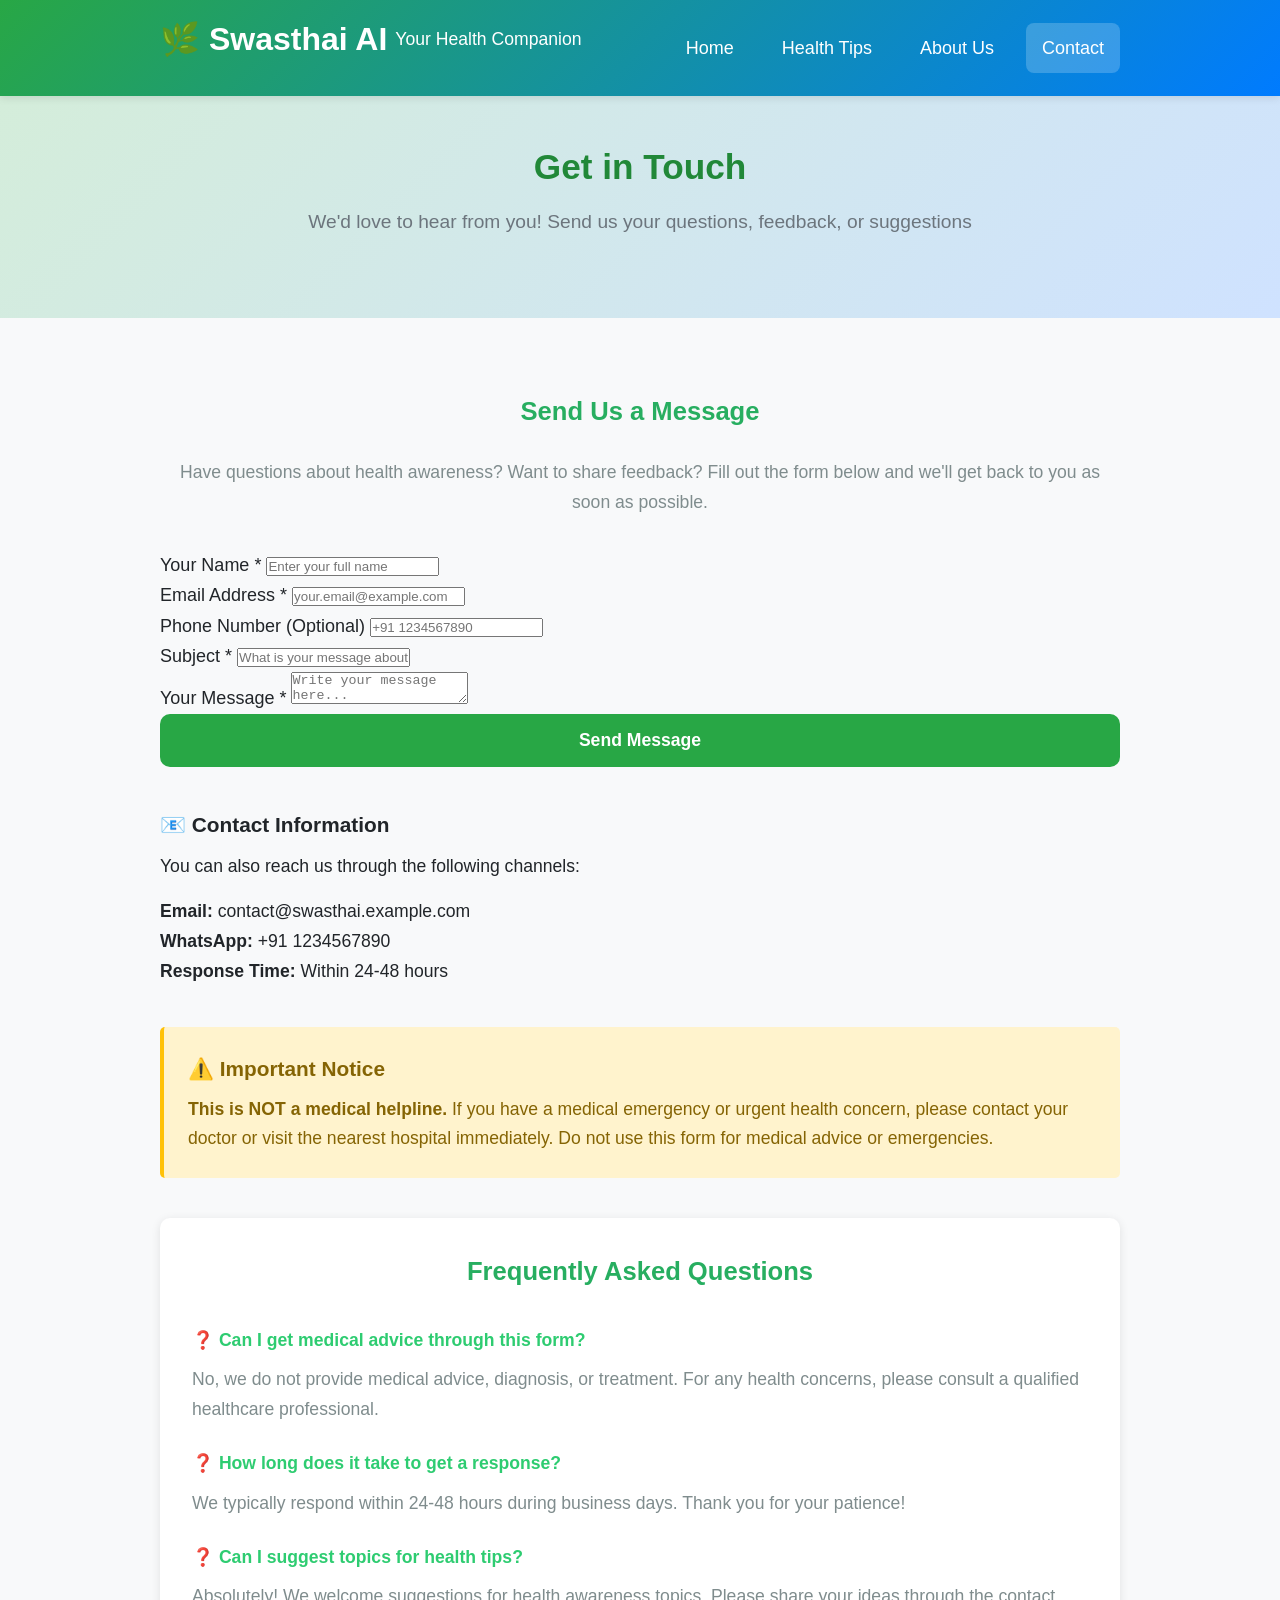
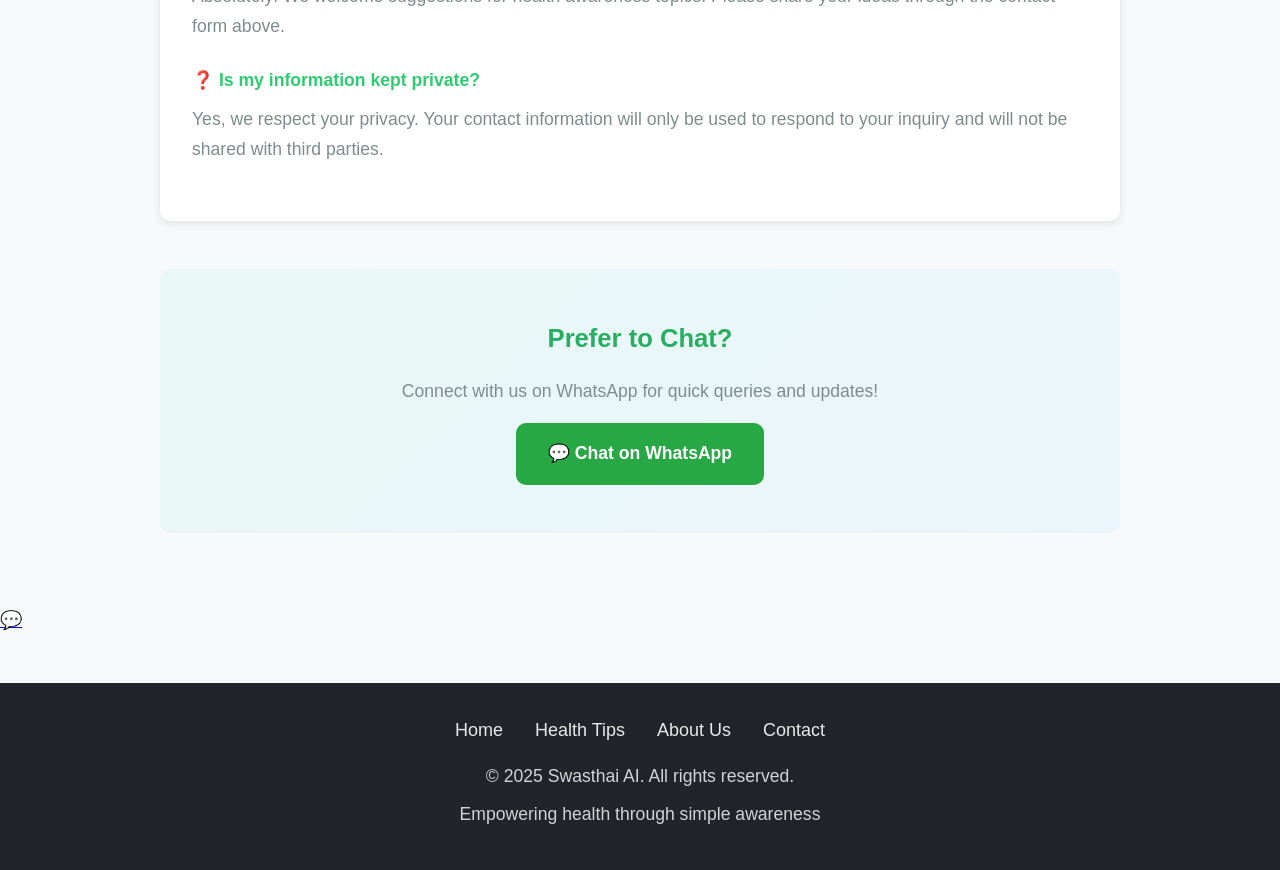
<file: contact.html>
<!DOCTYPE html>
<html lang="en">

<head>
    <meta charset="UTF-8">
    <meta name="viewport" content="width=device-width, initial-scale=1.0">
    <meta name="description"
        content="Contact Swasthai 1.0 - Get in touch with us for health awareness queries and feedback">
    <meta name="keywords" content="contact swasthai, health queries, wellness contact, feedback">
    <title>Contact Us - Swasthai AI</title>
    <link rel="stylesheet" href="css/style.css">
</head>

<body>
    <!-- Header -->
    <header>
        <div class="container">
            <div class="header-content">
                <div class="logo">
                    <h1>🌿 Swasthai AI</h1>
                    <p>Your Health Companion</p>
                </div>
                <button class="menu-toggle" onclick="toggleMenu()">☰</button>
                <nav>
                    <ul id="navMenu">
                        <li><a href="index.html">Home</a></li>
                        <li><a href="tips.html">Health Tips</a></li>
                        <li><a href="about.html">About Us</a></li>
                        <li><a href="contact.html" class="active">Contact</a></li>
                    </ul>
                </nav>
            </div>
        </div>
    </header>

    <!-- Page Header -->
    <section class="hero">
        <div class="container">
            <h1>Get in Touch</h1>
            <p>We'd love to hear from you! Send us your questions, feedback, or suggestions</p>
        </div>
    </section>

    <!-- Main Content -->
    <main>
        <div class="container contact-container">
            <!-- Contact Form -->
            <section class="contact-form">
                <h2 style="color: #27ae60; text-align: center; margin-bottom: 1.5rem;">Send Us a Message</h2>
                <p style="text-align: center; color: #7f8c8d; margin-bottom: 2rem;">
                    Have questions about health awareness? Want to share feedback? Fill out the form below
                    and we'll get back to you as soon as possible.
                </p>

                <form id="contactForm" onsubmit="handleSubmit(event)">
                    <div class="form-group">
                        <label for="name">Your Name *</label>
                        <input type="text" id="name" name="name" placeholder="Enter your full name" required>
                    </div>

                    <div class="form-group">
                        <label for="email">Email Address *</label>
                        <input type="email" id="email" name="email" placeholder="your.email@example.com" required>
                    </div>

                    <div class="form-group">
                        <label for="phone">Phone Number (Optional)</label>
                        <input type="tel" id="phone" name="phone" placeholder="+91 1234567890">
                    </div>

                    <div class="form-group">
                        <label for="subject">Subject *</label>
                        <input type="text" id="subject" name="subject" placeholder="What is your message about?"
                            required>
                    </div>

                    <div class="form-group">
                        <label for="message">Your Message *</label>
                        <textarea id="message" name="message" placeholder="Write your message here..."
                            required></textarea>
                    </div>

                    <button type="submit" class="btn" style="width: 100%; font-size: 1.1rem;">
                        Send Message
                    </button>
                </form>
            </section>

            <!-- Contact Information -->
            <section class="contact-info">
                <h3>📧 Contact Information</h3>
                <p style="margin-bottom: 1rem;">
                    You can also reach us through the following channels:
                </p>
                <p>
                    <strong>Email:</strong> contact@swasthai.example.com<br>
                    <strong>WhatsApp:</strong> +91 1234567890<br>
                    <strong>Response Time:</strong> Within 24-48 hours
                </p>
            </section>

            <!-- Important Notice -->
            <section
                style="background: #fff3cd; border-left: 4px solid #ffc107; padding: 1.5rem; border-radius: 5px; margin-top: 2rem;">
                <h3 style="color: #856404; margin-bottom: 0.5rem;">⚠️ Important Notice</h3>
                <p style="color: #856404; margin: 0;">
                    <strong>This is NOT a medical helpline.</strong> If you have a medical emergency or urgent
                    health concern, please contact your doctor or visit the nearest hospital immediately.
                    Do not use this form for medical advice or emergencies.
                </p>
            </section>

            <!-- FAQ Section -->
            <section
                style="background: white; padding: 2rem; border-radius: 10px; box-shadow: 0 2px 10px rgba(0,0,0,0.1); margin-top: 2rem;">
                <h2 style="color: #27ae60; text-align: center; margin-bottom: 2rem;">Frequently Asked Questions</h2>

                <div style="margin-bottom: 1.5rem;">
                    <h3 style="color: #2ecc71; font-size: 1.1rem;">❓ Can I get medical advice through this form?</h3>
                    <p style="color: #7f8c8d;">
                        No, we do not provide medical advice, diagnosis, or treatment. For any health concerns,
                        please consult a qualified healthcare professional.
                    </p>
                </div>

                <div style="margin-bottom: 1.5rem;">
                    <h3 style="color: #2ecc71; font-size: 1.1rem;">❓ How long does it take to get a response?</h3>
                    <p style="color: #7f8c8d;">
                        We typically respond within 24-48 hours during business days. Thank you for your patience!
                    </p>
                </div>

                <div style="margin-bottom: 1.5rem;">
                    <h3 style="color: #2ecc71; font-size: 1.1rem;">❓ Can I suggest topics for health tips?</h3>
                    <p style="color: #7f8c8d;">
                        Absolutely! We welcome suggestions for health awareness topics. Please share your ideas
                        through the contact form above.
                    </p>
                </div>

                <div style="margin-bottom: 1.5rem;">
                    <h3 style="color: #2ecc71; font-size: 1.1rem;">❓ Is my information kept private?</h3>
                    <p style="color: #7f8c8d;">
                        Yes, we respect your privacy. Your contact information will only be used to respond to
                        your inquiry and will not be shared with third parties.
                    </p>
                </div>
            </section>

            <!-- Call to Action -->
            <section
                style="text-align: center; background: linear-gradient(135deg, #e8f8f5, #ebf5fb); padding: 3rem; border-radius: 10px; margin-top: 3rem;">
                <h2 style="color: #27ae60;">Prefer to Chat?</h2>
                <p style="color: #7f8c8d; max-width: 600px; margin: 1rem auto;">
                    Connect with us on WhatsApp for quick queries and updates!
                </p>
                <a href="https://wa.me/7579449003" class="btn" target="_blank">
                    💬 Chat on WhatsApp
                </a>
            </section>
        </div>
    </main>

    <!-- WhatsApp Floating Button -->
    <a href="https://wa.me/7579449003" class="whatsapp-float" target="_blank" title="Chat on WhatsApp">
        💬
    </a>

    <!-- Footer -->
    <footer>
        <div class="footer-content">
            <div class="footer-links">
                <a href="index.html">Home</a>
                <a href="tips.html">Health Tips</a>
                <a href="about.html">About Us</a>
                <a href="contact.html">Contact</a>
            </div>
            <p>&copy; 2025 Swasthai AI. All rights reserved.</p>
            <p>Empowering health through simple awareness</p>
        </div>
    </footer>

    <!-- JavaScript -->
    <script>
        function toggleMenu() {
            const navMenu = document.getElementById('navMenu');
            navMenu.classList.toggle('active');
        }

        // Close menu when clicking outside
        document.addEventListener('click', function (event) {
            const navMenu = document.getElementById('navMenu');
            const menuToggle = document.querySelector('.menu-toggle');

            if (!event.target.closest('nav') && !event.target.closest('.menu-toggle')) {
                navMenu.classList.remove('active');
            }
        });

        // Handle form submission
        function handleSubmit(event) {
            event.preventDefault();

            // Get form values
            const name = document.getElementById('name').value;
            const email = document.getElementById('email').value;
            const phone = document.getElementById('phone').value;
            const subject = document.getElementById('subject').value;
            const message = document.getElementById('message').value;

            // In a real application, you would send this data to a server
            // For now, we'll just show a success message

            alert(`Thank you, ${name}! Your message has been received.\n\nWe'll get back to you at ${email} within 24-48 hours.\n\nSubject: ${subject}`);

            // Reset the form
            document.getElementById('contactForm').reset();

            // In a real application, you might want to:
            // 1. Send data to a backend server
            // 2. Use a service like EmailJS or Formspree
            // 3. Integrate with your email system

            return false;
        }

        // Form validation enhancement
        document.getElementById('contactForm').addEventListener('submit', function (e) {
            const email = document.getElementById('email').value;
            const emailRegex = /^[^\s@]+@[^\s@]+\.[^\s@]+$/;

            if (!emailRegex.test(email)) {
                e.preventDefault();
                alert('Please enter a valid email address.');
                return false;
            }
        });
    </script>
</body>

</html>
</file>
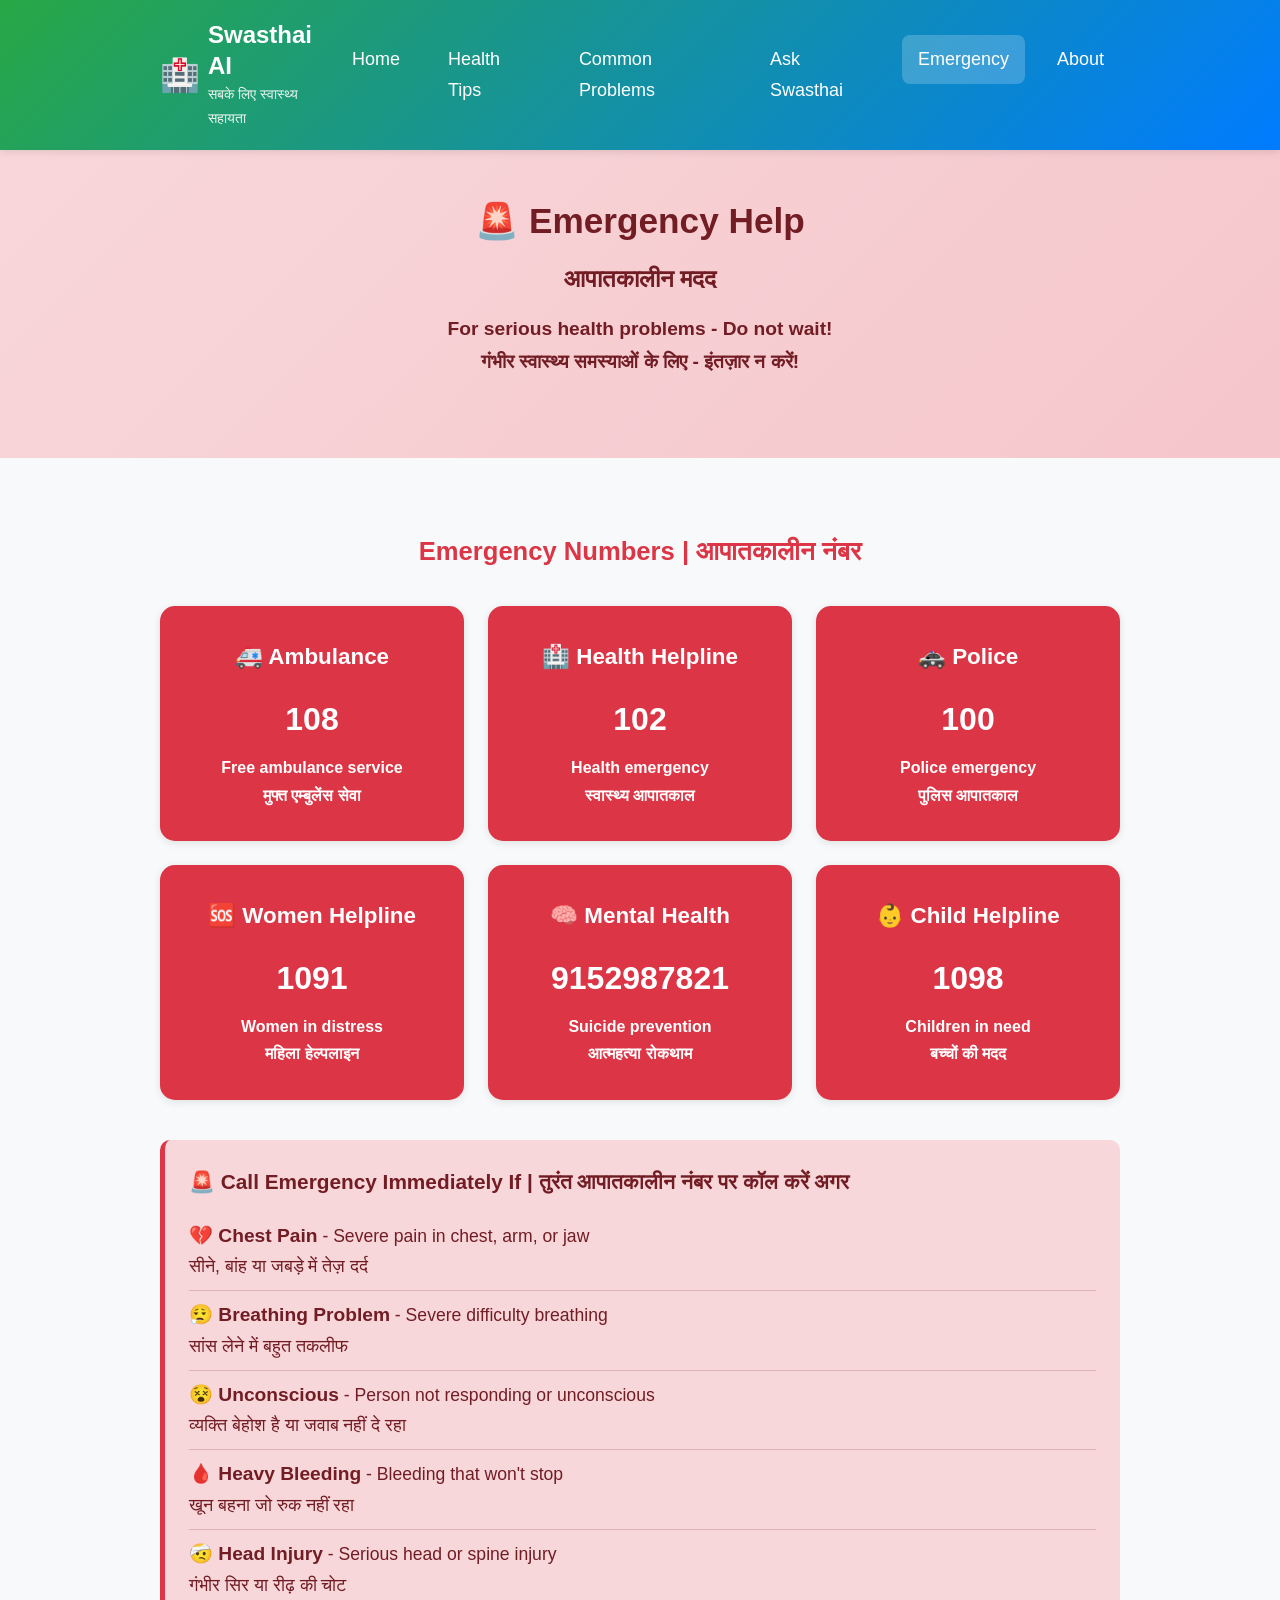
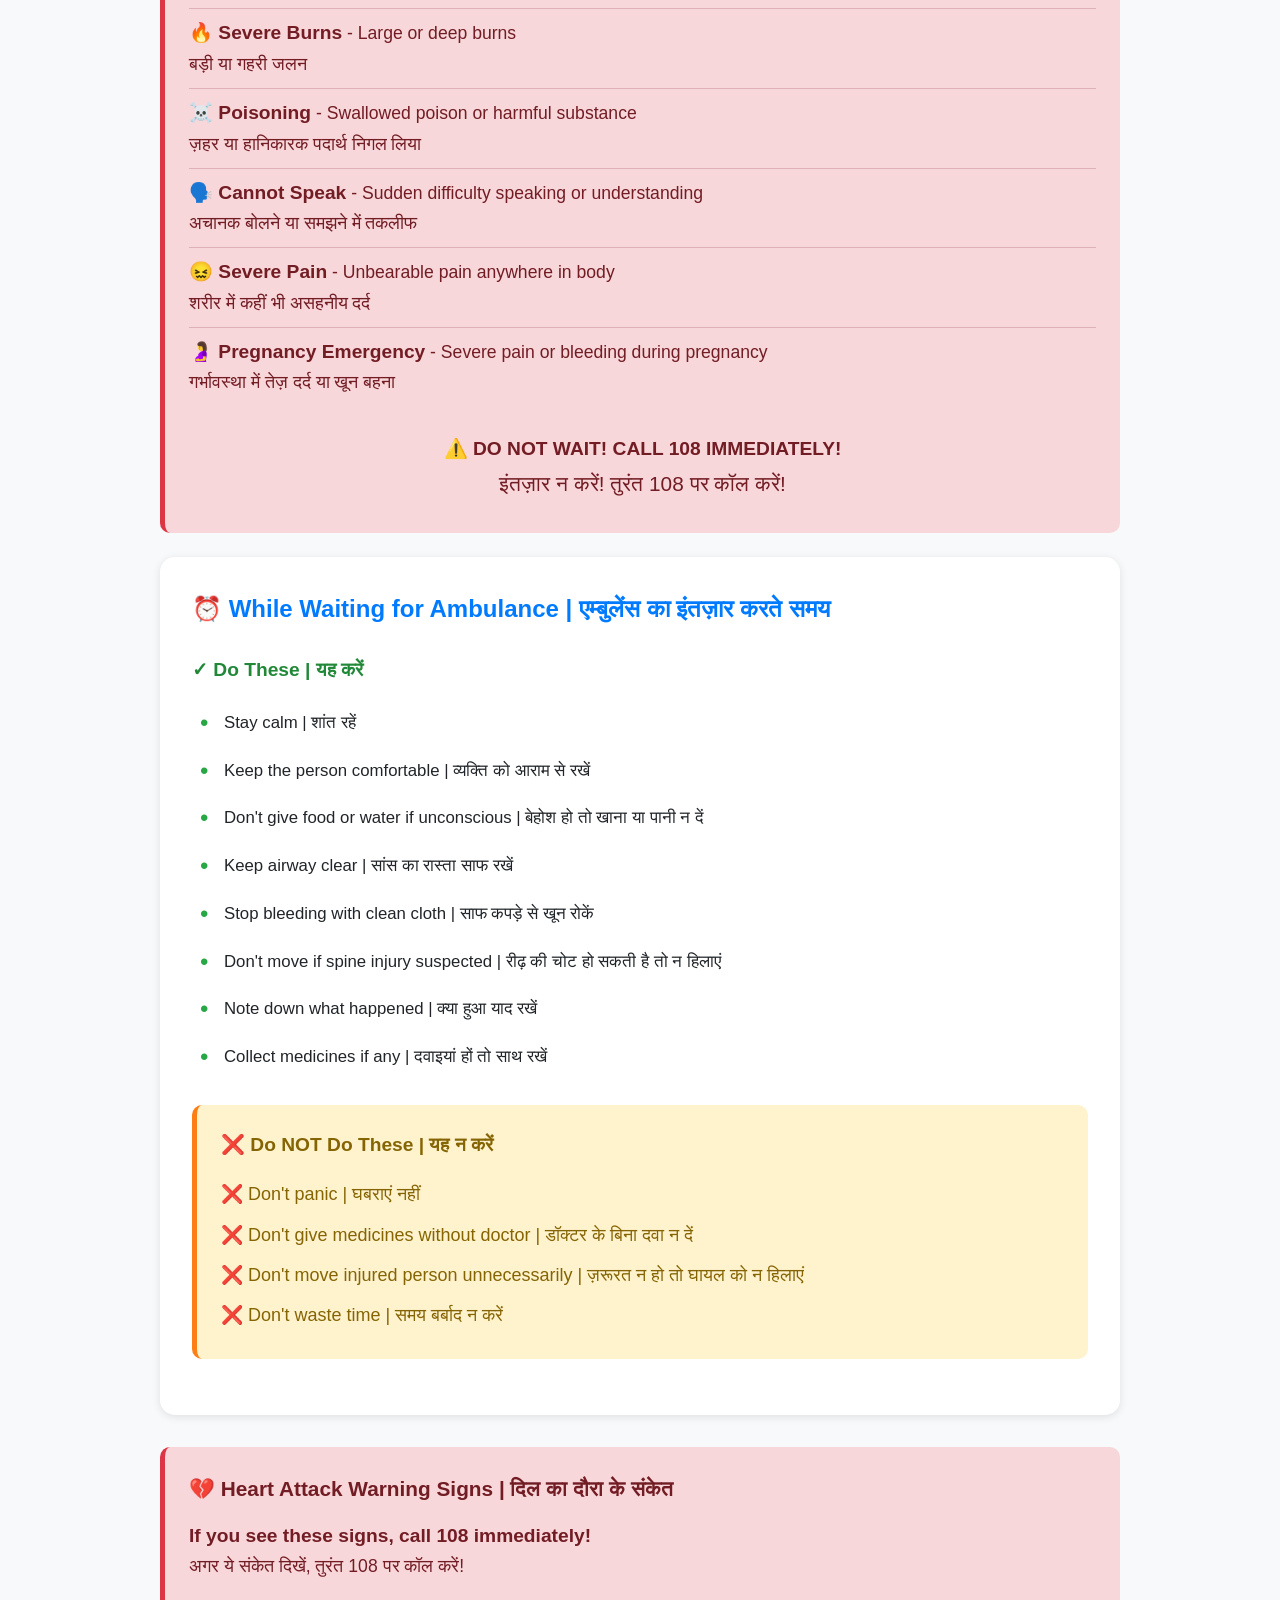
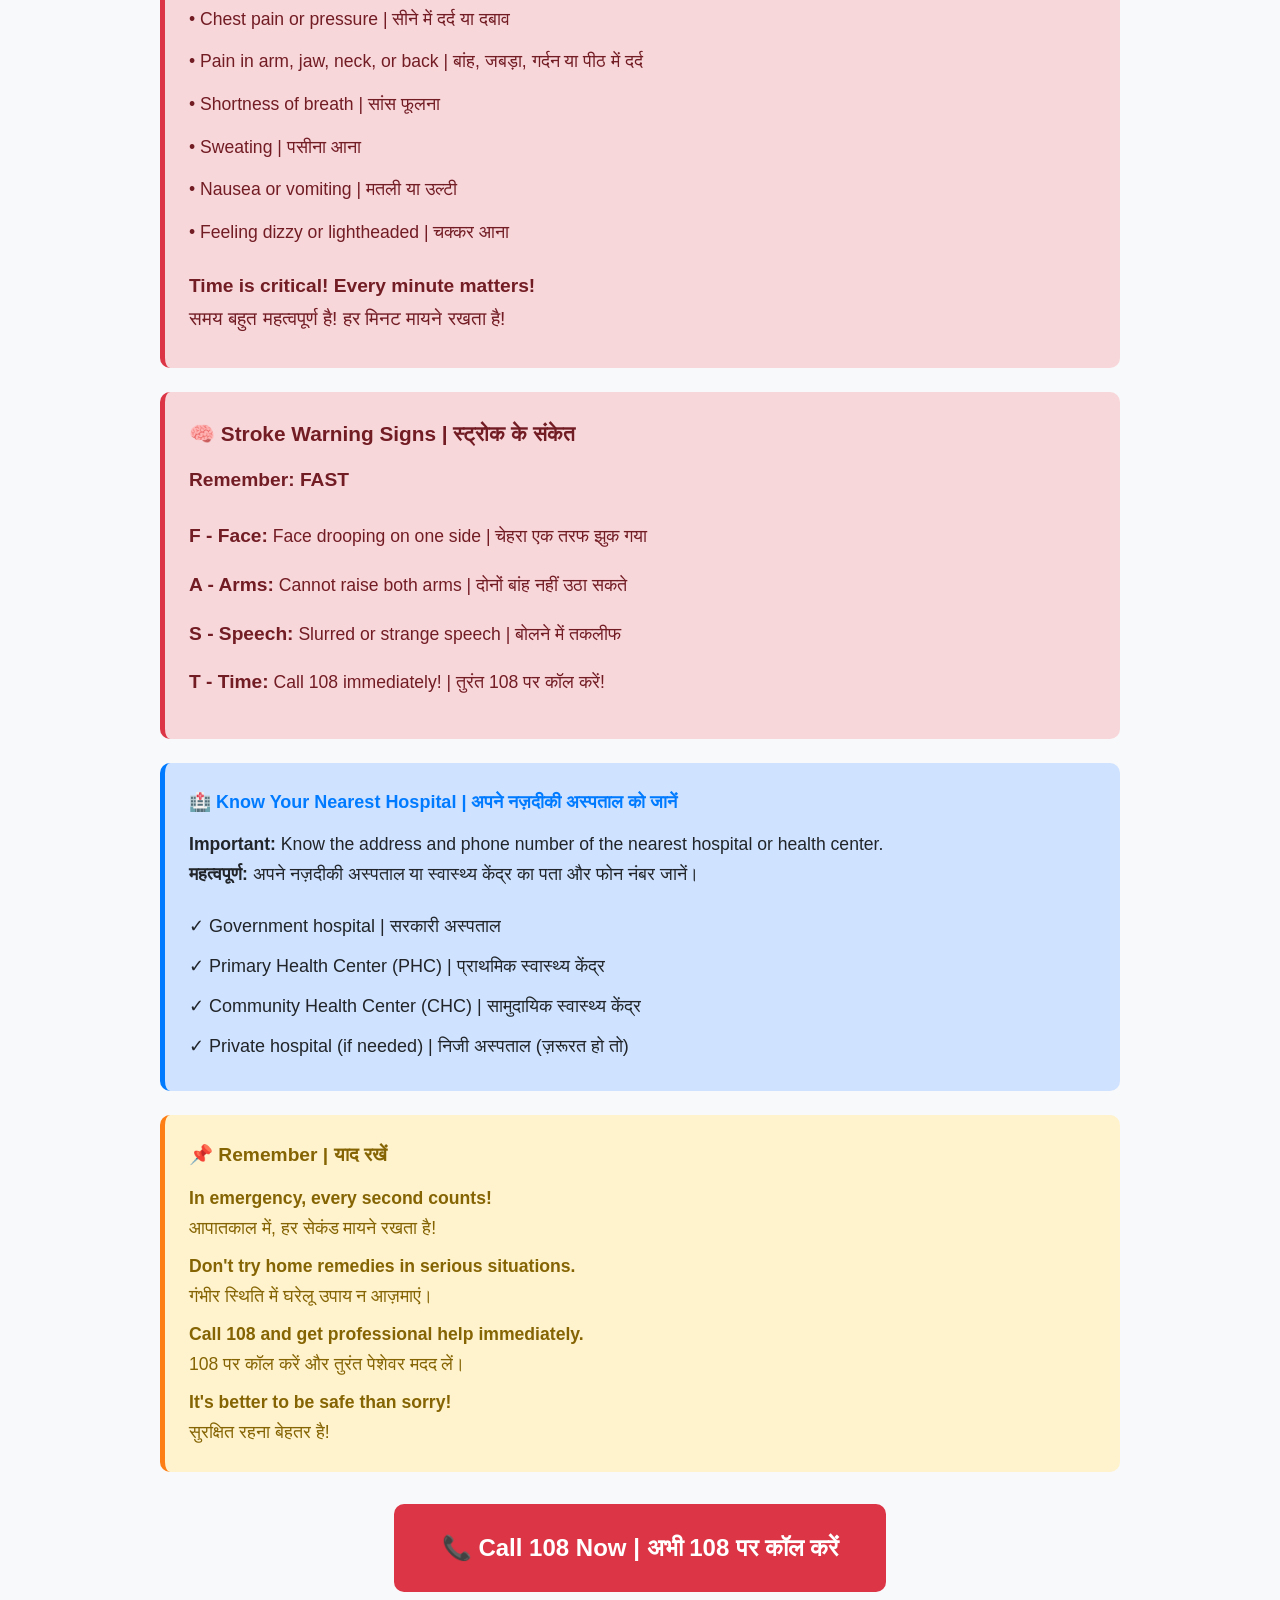
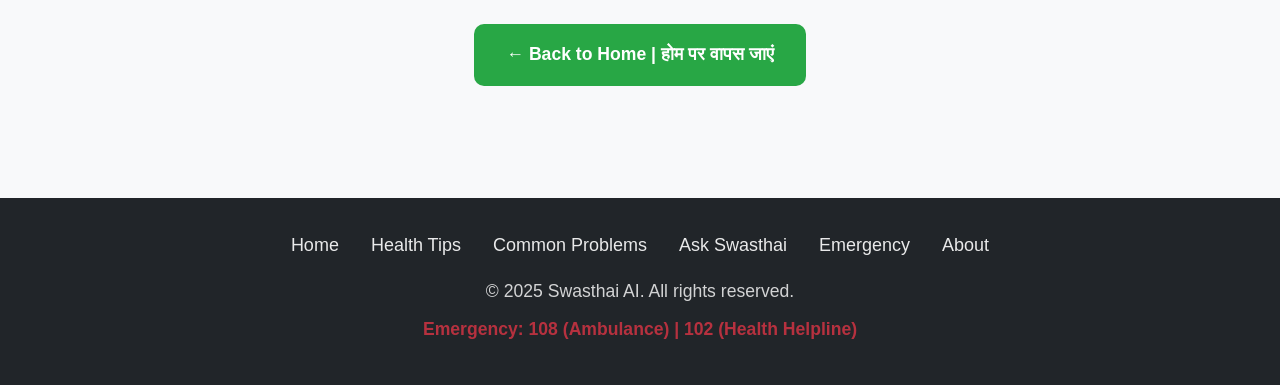
<file: emergency.html>
<!DOCTYPE html>
<html lang="hi">

<head>
    <meta charset="UTF-8">
    <meta name="viewport" content="width=device-width, initial-scale=1.0">
    <meta name="description"
        content="Emergency health help - Ambulance numbers, emergency signs, what to do in serious health situations">
    <meta name="keywords" content="emergency, ambulance, 108, 102, health emergency, Hindi, English">
    <title>Emergency Help - Swasthai AI</title>
    <link rel="stylesheet" href="css/style.css">
</head>

<body>
    <!-- Header -->
    <header>
        <div class="container">
            <div class="header-content">
                <div class="logo">
                    <span class="logo-icon">🏥</span>
                    <div class="logo-text">
                        <h1>Swasthai AI</h1>
                        <p>सबके लिए स्वास्थ्य सहायता</p>
                    </div>
                </div>
                <button class="menu-toggle" onclick="toggleMenu()" aria-label="Menu">☰</button>
                <nav>
                    <ul id="navMenu">
                        <li><a href="index.html">Home</a></li>
                        <li><a href="tips.html">Health Tips</a></li>
                        <li><a href="problems.html">Common Problems</a></li>
                        <li><a href="ask.html">Ask Swasthai</a></li>
                        <li><a href="emergency.html" class="active">Emergency</a></li>
                        <li><a href="about.html">About</a></li>
                    </ul>
                </nav>
            </div>
        </div>
    </header>

    <!-- Hero Section - Red Alert -->
    <section class="hero" style="background: linear-gradient(135deg, #f8d7da, #f5c6cb);">
        <div class="container">
            <h1 style="color: #721c24;">🚨 Emergency Help</h1>
            <h2 style="font-size: 1.5rem; color: #721c24;">आपातकालीन मदद</h2>
            <p style="color: #721c24; font-weight: 600;">For serious health problems - Do not wait!<br>
                गंभीर स्वास्थ्य समस्याओं के लिए - इंतज़ार न करें!</p>
        </div>
    </section>

    <!-- Main Content -->
    <main>
        <div class="container">
            <!-- Emergency Numbers -->
            <section>
                <h2 style="text-align: center; color: #dc3545; margin-bottom: 2rem;">
                    Emergency Numbers | आपातकालीन नंबर
                </h2>

                <div class="emergency-grid">
                    <div class="emergency-card">
                        <h3>🚑 Ambulance</h3>
                        <p><a href="tel:108">108</a></p>
                        <p style="font-size: 1rem; margin-top: 0.5rem;">Free ambulance service<br>मुफ्त एम्बुलेंस सेवा
                        </p>
                    </div>

                    <div class="emergency-card">
                        <h3>🏥 Health Helpline</h3>
                        <p><a href="tel:102">102</a></p>
                        <p style="font-size: 1rem; margin-top: 0.5rem;">Health emergency<br>स्वास्थ्य आपातकाल</p>
                    </div>

                    <div class="emergency-card">
                        <h3>🚓 Police</h3>
                        <p><a href="tel:100">100</a></p>
                        <p style="font-size: 1rem; margin-top: 0.5rem;">Police emergency<br>पुलिस आपातकाल</p>
                    </div>

                    <div class="emergency-card">
                        <h3>🆘 Women Helpline</h3>
                        <p><a href="tel:1091">1091</a></p>
                        <p style="font-size: 1rem; margin-top: 0.5rem;">Women in distress<br>महिला हेल्पलाइन</p>
                    </div>

                    <div class="emergency-card">
                        <h3>🧠 Mental Health</h3>
                        <p><a href="tel:9152987821">9152987821</a></p>
                        <p style="font-size: 1rem; margin-top: 0.5rem;">Suicide prevention<br>आत्महत्या रोकथाम</p>
                    </div>

                    <div class="emergency-card">
                        <h3>👶 Child Helpline</h3>
                        <p><a href="tel:1098">1098</a></p>
                        <p style="font-size: 1rem; margin-top: 0.5rem;">Children in need<br>बच्चों की मदद</p>
                    </div>
                </div>
            </section>

            <!-- When to Call Emergency -->
            <section class="alert-box">
                <h4>🚨 Call Emergency Immediately If | तुरंत आपातकालीन नंबर पर कॉल करें अगर</h4>
                <ul style="list-style: none; padding: 0; font-size: 1.1rem;">
                    <li style="padding: 0.5rem 0; border-bottom: 1px solid rgba(114, 28, 36, 0.2);">
                        <strong>💔 Chest Pain</strong> - Severe pain in chest, arm, or jaw<br>
                        सीने, बांह या जबड़े में तेज़ दर्द
                    </li>
                    <li style="padding: 0.5rem 0; border-bottom: 1px solid rgba(114, 28, 36, 0.2);">
                        <strong>😮‍💨 Breathing Problem</strong> - Severe difficulty breathing<br>
                        सांस लेने में बहुत तकलीफ
                    </li>
                    <li style="padding: 0.5rem 0; border-bottom: 1px solid rgba(114, 28, 36, 0.2);">
                        <strong>😵 Unconscious</strong> - Person not responding or unconscious<br>
                        व्यक्ति बेहोश है या जवाब नहीं दे रहा
                    </li>
                    <li style="padding: 0.5rem 0; border-bottom: 1px solid rgba(114, 28, 36, 0.2);">
                        <strong>🩸 Heavy Bleeding</strong> - Bleeding that won't stop<br>
                        खून बहना जो रुक नहीं रहा
                    </li>
                    <li style="padding: 0.5rem 0; border-bottom: 1px solid rgba(114, 28, 36, 0.2);">
                        <strong>🤕 Head Injury</strong> - Serious head or spine injury<br>
                        गंभीर सिर या रीढ़ की चोट
                    </li>
                    <li style="padding: 0.5rem 0; border-bottom: 1px solid rgba(114, 28, 36, 0.2);">
                        <strong>🔥 Severe Burns</strong> - Large or deep burns<br>
                        बड़ी या गहरी जलन
                    </li>
                    <li style="padding: 0.5rem 0; border-bottom: 1px solid rgba(114, 28, 36, 0.2);">
                        <strong>☠️ Poisoning</strong> - Swallowed poison or harmful substance<br>
                        ज़हर या हानिकारक पदार्थ निगल लिया
                    </li>
                    <li style="padding: 0.5rem 0; border-bottom: 1px solid rgba(114, 28, 36, 0.2);">
                        <strong>🗣️ Cannot Speak</strong> - Sudden difficulty speaking or understanding<br>
                        अचानक बोलने या समझने में तकलीफ
                    </li>
                    <li style="padding: 0.5rem 0; border-bottom: 1px solid rgba(114, 28, 36, 0.2);">
                        <strong>😖 Severe Pain</strong> - Unbearable pain anywhere in body<br>
                        शरीर में कहीं भी असहनीय दर्द
                    </li>
                    <li style="padding: 0.5rem 0;">
                        <strong>🤰 Pregnancy Emergency</strong> - Severe pain or bleeding during pregnancy<br>
                        गर्भावस्था में तेज़ दर्द या खून बहना
                    </li>
                </ul>
                <p style="margin-top: 1.5rem; font-size: 1.3rem; text-align: center;">
                    <strong>⚠️ DO NOT WAIT! CALL 108 IMMEDIATELY!</strong><br>
                    इंतज़ार न करें! तुरंत 108 पर कॉल करें!
                </p>
            </section>

            <!-- What to Do While Waiting -->
            <section class="problem-card">
                <h3>⏰ While Waiting for Ambulance | एम्बुलेंस का इंतज़ार करते समय</h3>

                <div class="problem-section">
                    <h4>✓ Do These | यह करें</h4>
                    <ul>
                        <li>Stay calm | शांत रहें</li>
                        <li>Keep the person comfortable | व्यक्ति को आराम से रखें</li>
                        <li>Don't give food or water if unconscious | बेहोश हो तो खाना या पानी न दें</li>
                        <li>Keep airway clear | सांस का रास्ता साफ रखें</li>
                        <li>Stop bleeding with clean cloth | साफ कपड़े से खून रोकें</li>
                        <li>Don't move if spine injury suspected | रीढ़ की चोट हो सकती है तो न हिलाएं</li>
                        <li>Note down what happened | क्या हुआ याद रखें</li>
                        <li>Collect medicines if any | दवाइयां हों तो साथ रखें</li>
                    </ul>
                </div>

                <div class="warning-box">
                    <h4>❌ Do NOT Do These | यह न करें</h4>
                    <ul style="list-style: none; padding: 0;">
                        <li style="padding: 0.3rem 0;">❌ Don't panic | घबराएं नहीं</li>
                        <li style="padding: 0.3rem 0;">❌ Don't give medicines without doctor | डॉक्टर के बिना दवा न दें
                        </li>
                        <li style="padding: 0.3rem 0;">❌ Don't move injured person unnecessarily | ज़रूरत न हो तो घायल
                            को न हिलाएं</li>
                        <li style="padding: 0.3rem 0;">❌ Don't waste time | समय बर्बाद न करें</li>
                    </ul>
                </div>
            </section>

            <!-- Heart Attack Warning Signs -->
            <section class="alert-box">
                <h4>💔 Heart Attack Warning Signs | दिल का दौरा के संकेत</h4>
                <p style="font-size: 1.1rem; margin-bottom: 1rem;">
                    <strong>If you see these signs, call 108 immediately!</strong><br>
                    अगर ये संकेत दिखें, तुरंत 108 पर कॉल करें!
                </p>
                <ul style="list-style: none; padding: 0;">
                    <li style="padding: 0.4rem 0;">• Chest pain or pressure | सीने में दर्द या दबाव</li>
                    <li style="padding: 0.4rem 0;">• Pain in arm, jaw, neck, or back | बांह, जबड़ा, गर्दन या पीठ में
                        दर्द</li>
                    <li style="padding: 0.4rem 0;">• Shortness of breath | सांस फूलना</li>
                    <li style="padding: 0.4rem 0;">• Sweating | पसीना आना</li>
                    <li style="padding: 0.4rem 0;">• Nausea or vomiting | मतली या उल्टी</li>
                    <li style="padding: 0.4rem 0;">• Feeling dizzy or lightheaded | चक्कर आना</li>
                </ul>
                <p style="margin-top: 1rem; font-size: 1.2rem;">
                    <strong>Time is critical! Every minute matters!</strong><br>
                    समय बहुत महत्वपूर्ण है! हर मिनट मायने रखता है!
                </p>
            </section>

            <!-- Stroke Warning Signs -->
            <section class="alert-box">
                <h4>🧠 Stroke Warning Signs | स्ट्रोक के संकेत</h4>
                <p style="font-size: 1.1rem; margin-bottom: 1rem;">
                    <strong>Remember: FAST</strong>
                </p>
                <ul style="list-style: none; padding: 0;">
                    <li style="padding: 0.5rem 0; font-size: 1.1rem;">
                        <strong>F - Face:</strong> Face drooping on one side | चेहरा एक तरफ झुक गया
                    </li>
                    <li style="padding: 0.5rem 0; font-size: 1.1rem;">
                        <strong>A - Arms:</strong> Cannot raise both arms | दोनों बांह नहीं उठा सकते
                    </li>
                    <li style="padding: 0.5rem 0; font-size: 1.1rem;">
                        <strong>S - Speech:</strong> Slurred or strange speech | बोलने में तकलीफ
                    </li>
                    <li style="padding: 0.5rem 0; font-size: 1.1rem;">
                        <strong>T - Time:</strong> Call 108 immediately! | तुरंत 108 पर कॉल करें!
                    </li>
                </ul>
            </section>

            <!-- Nearest Hospital -->
            <section class="info-box">
                <h4>🏥 Know Your Nearest Hospital | अपने नज़दीकी अस्पताल को जानें</h4>
                <p>
                    <strong>Important:</strong> Know the address and phone number of the nearest hospital or health
                    center.<br>
                    <strong>महत्वपूर्ण:</strong> अपने नज़दीकी अस्पताल या स्वास्थ्य केंद्र का पता और फोन नंबर जानें।
                </p>
                <ul style="margin-top: 1rem; list-style: none; padding: 0;">
                    <li style="padding: 0.3rem 0;">✓ Government hospital | सरकारी अस्पताल</li>
                    <li style="padding: 0.3rem 0;">✓ Primary Health Center (PHC) | प्राथमिक स्वास्थ्य केंद्र</li>
                    <li style="padding: 0.3rem 0;">✓ Community Health Center (CHC) | सामुदायिक स्वास्थ्य केंद्र</li>
                    <li style="padding: 0.3rem 0;">✓ Private hospital (if needed) | निजी अस्पताल (ज़रूरत हो तो)</li>
                </ul>
            </section>

            <!-- Important Reminder -->
            <section class="warning-box">
                <h4>📌 Remember | याद रखें</h4>
                <p>
                    <strong>In emergency, every second counts!</strong><br>
                    आपातकाल में, हर सेकंड मायने रखता है!
                </p>
                <p style="margin-top: 0.5rem;">
                    <strong>Don't try home remedies in serious situations.</strong><br>
                    गंभीर स्थिति में घरेलू उपाय न आज़माएं।
                </p>
                <p style="margin-top: 0.5rem;">
                    <strong>Call 108 and get professional help immediately.</strong><br>
                    108 पर कॉल करें और तुरंत पेशेवर मदद लें।
                </p>
                <p style="margin-top: 0.5rem;">
                    <strong>It's better to be safe than sorry!</strong><br>
                    सुरक्षित रहना बेहतर है!
                </p>
            </section>

            <!-- Call to Action -->
            <div style="text-align: center; margin: 2rem 0;">
                <a href="tel:108" class="btn btn-large btn-red" style="font-size: 1.5rem; padding: 1.5rem 3rem;">
                    📞 Call 108 Now | अभी 108 पर कॉल करें
                </a>
            </div>

            <div style="text-align: center; margin: 2rem 0;">
                <a href="index.html" class="btn">
                    ← Back to Home | होम पर वापस जाएं
                </a>
            </div>
        </div>
    </main>

    <!-- Footer -->
    <footer>
        <div class="container">
            <div class="footer-links">
                <a href="index.html">Home</a>
                <a href="tips.html">Health Tips</a>
                <a href="problems.html">Common Problems</a>
                <a href="ask.html">Ask Swasthai</a>
                <a href="emergency.html">Emergency</a>
                <a href="about.html">About</a>
            </div>
            <p>&copy; 2025 Swasthai AI. All rights reserved.</p>
            <p style="color: #dc3545; font-weight: 600;">Emergency: 108 (Ambulance) | 102 (Health Helpline)</p>
        </div>
    </footer>

    <!-- JavaScript -->
    <!-- JavaScript -->
    <script src="js/script.js"></script>
</body>

</html>
</file>
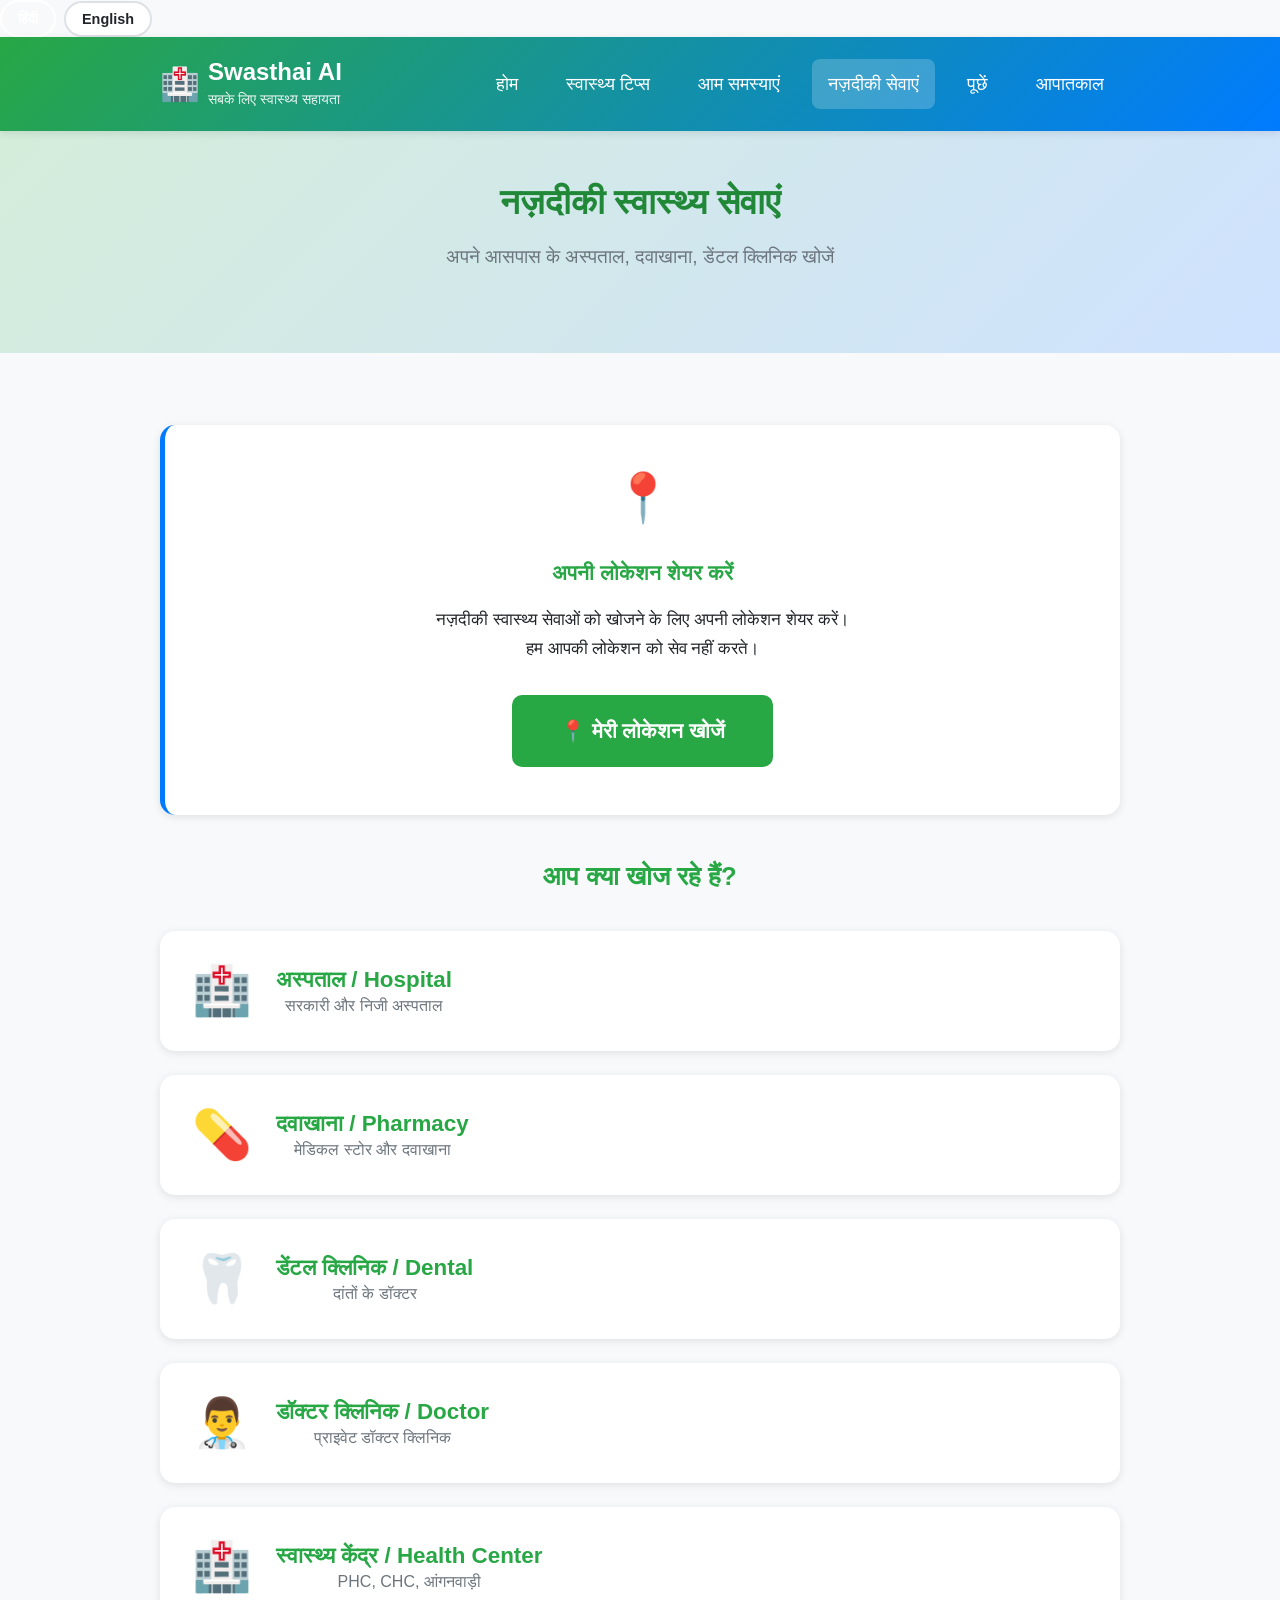
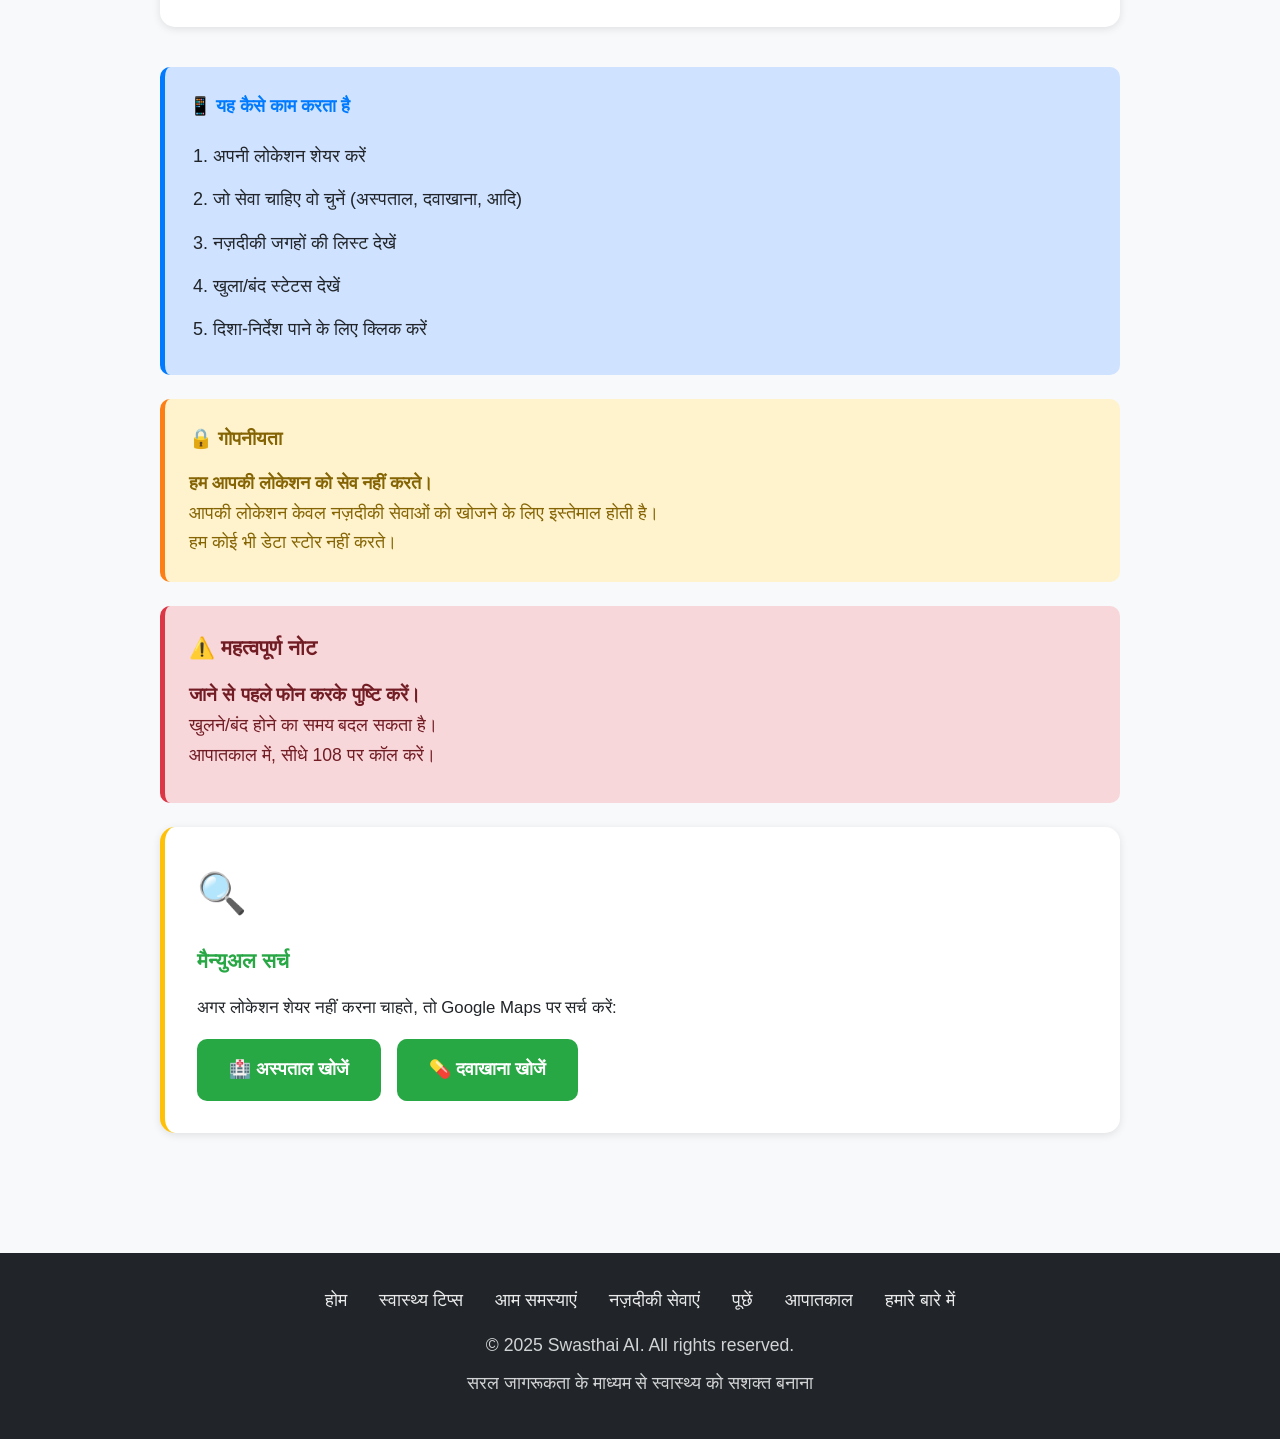
<file: nearby.html>
<!DOCTYPE html>
<html lang="hi">

<head>
    <meta charset="UTF-8">
    <meta name="viewport" content="width=device-width, initial-scale=1.0">
    <meta name="description"
        content="Find nearby hospitals, clinics, pharmacies, dental centers - Check open/closed status and get directions">
    <meta name="keywords" content="nearby hospital, pharmacy, dental, clinic, open now, healthcare services">
    <title>Nearby Healthcare Services - Swasthai AI</title>
    <link rel="stylesheet" href="css/style.css">
</head>

<body>
    <!-- Language Selector -->
    <div class="language-selector">
        <button onclick="setLanguage('hi')" id="langHi" class="lang-btn active">हिंदी</button>
        <button onclick="setLanguage('en')" id="langEn" class="lang-btn">English</button>
    </div>

    <!-- Header -->
    <header>
        <div class="container">
            <div class="header-content">
                <div class="logo">
                    <span class="logo-icon">🏥</span>
                    <div class="logo-text">
                        <h1>Swasthai AI</h1>
                        <p class="lang-hi">सबके लिए स्वास्थ्य सहायता</p>
                        <p class="lang-en" style="display: none;">Health Help for Everyone</p>
                    </div>
                </div>
                <button class="menu-toggle" onclick="toggleMenu()" aria-label="Menu">☰</button>
                <nav>
                    <ul id="navMenu">
                        <li><a href="index.html">
                                <span class="lang-hi">होम</span>
                                <span class="lang-en" style="display: none;">Home</span>
                            </a></li>
                        <li><a href="tips.html">
                                <span class="lang-hi">स्वास्थ्य टिप्स</span>
                                <span class="lang-en" style="display: none;">Health Tips</span>
                            </a></li>
                        <li><a href="problems.html">
                                <span class="lang-hi">आम समस्याएं</span>
                                <span class="lang-en" style="display: none;">Common Problems</span>
                            </a></li>
                        <li><a href="nearby.html" class="active">
                                <span class="lang-hi">नज़दीकी सेवाएं</span>
                                <span class="lang-en" style="display: none;">Nearby Services</span>
                            </a></li>
                        <li><a href="ask.html">
                                <span class="lang-hi">पूछें</span>
                                <span class="lang-en" style="display: none;">Ask</span>
                            </a></li>
                        <li><a href="emergency.html">
                                <span class="lang-hi">आपातकाल</span>
                                <span class="lang-en" style="display: none;">Emergency</span>
                            </a></li>
                    </ul>
                </nav>
            </div>
        </div>
    </header>

    <!-- Hero Section -->
    <section class="hero">
        <div class="container">
            <h1 class="lang-hi">नज़दीकी स्वास्थ्य सेवाएं</h1>
            <h1 class="lang-en" style="display: none;">Nearby Healthcare Services</h1>
            <p class="lang-hi">अपने आसपास के अस्पताल, दवाखाना, डेंटल क्लिनिक खोजें</p>
            <p class="lang-en" style="display: none;">Find hospitals, pharmacies, dental clinics near you</p>
        </div>
    </section>

    <!-- Main Content -->
    <main>
        <div class="container">
            <!-- Location Permission -->
            <section class="card" style="border-left-color: #007bff; text-align: center;">
                <span class="card-icon" style="font-size: 3rem;">📍</span>
                <h3 class="lang-hi">अपनी लोकेशन शेयर करें</h3>
                <h3 class="lang-en" style="display: none;">Share Your Location</h3>
                <p class="lang-hi">
                    नज़दीकी स्वास्थ्य सेवाओं को खोजने के लिए अपनी लोकेशन शेयर करें।<br>
                    हम आपकी लोकेशन को सेव नहीं करते।
                </p>
                <p class="lang-en" style="display: none;">
                    Share your location to find nearby healthcare services.<br>
                    We do not save your location.
                </p>
                <button onclick="getLocation()" class="btn btn-large" style="margin-top: 1rem;">
                    <span class="lang-hi">📍 मेरी लोकेशन खोजें</span>
                    <span class="lang-en" style="display: none;">📍 Find My Location</span>
                </button>
                <div id="locationStatus" style="margin-top: 1rem; font-weight: 600;"></div>
            </section>

            <!-- Service Type Selection -->
            <section>
                <h2 style="text-align: center; color: #28a745; margin-bottom: 2rem;">
                    <span class="lang-hi">आप क्या खोज रहे हैं?</span>
                    <span class="lang-en" style="display: none;">What are you looking for?</span>
                </h2>

                <div class="big-buttons">
                    <button onclick="searchNearby('hospital')" class="big-btn"
                        style="cursor: pointer; border: none; width: 100%;">
                        <div class="big-btn-icon">🏥</div>
                        <div class="big-btn-content">
                            <h3 class="lang-hi">अस्पताल / Hospital</h3>
                            <h3 class="lang-en" style="display: none;">Hospital</h3>
                            <p class="lang-hi">सरकारी और निजी अस्पताल</p>
                            <p class="lang-en" style="display: none;">Government and private hospitals</p>
                        </div>
                    </button>

                    <button onclick="searchNearby('pharmacy')" class="big-btn"
                        style="cursor: pointer; border: none; width: 100%;">
                        <div class="big-btn-icon">💊</div>
                        <div class="big-btn-content">
                            <h3 class="lang-hi">दवाखाना / Pharmacy</h3>
                            <h3 class="lang-en" style="display: none;">Pharmacy</h3>
                            <p class="lang-hi">मेडिकल स्टोर और दवाखाना</p>
                            <p class="lang-en" style="display: none;">Medical stores and pharmacies</p>
                        </div>
                    </button>

                    <button onclick="searchNearby('dentist')" class="big-btn"
                        style="cursor: pointer; border: none; width: 100%;">
                        <div class="big-btn-icon">🦷</div>
                        <div class="big-btn-content">
                            <h3 class="lang-hi">डेंटल क्लिनिक / Dental</h3>
                            <h3 class="lang-en" style="display: none;">Dental Clinic</h3>
                            <p class="lang-hi">दांतों के डॉक्टर</p>
                            <p class="lang-en" style="display: none;">Dentists and dental clinics</p>
                        </div>
                    </button>

                    <button onclick="searchNearby('doctor')" class="big-btn"
                        style="cursor: pointer; border: none; width: 100%;">
                        <div class="big-btn-icon">👨‍⚕️</div>
                        <div class="big-btn-content">
                            <h3 class="lang-hi">डॉक्टर क्लिनिक / Doctor</h3>
                            <h3 class="lang-en" style="display: none;">Doctor Clinic</h3>
                            <p class="lang-hi">प्राइवेट डॉक्टर क्लिनिक</p>
                            <p class="lang-en" style="display: none;">Private doctor clinics</p>
                        </div>
                    </button>

                    <button onclick="searchNearby('health')" class="big-btn"
                        style="cursor: pointer; border: none; width: 100%;">
                        <div class="big-btn-icon">🏥</div>
                        <div class="big-btn-content">
                            <h3 class="lang-hi">स्वास्थ्य केंद्र / Health Center</h3>
                            <h3 class="lang-en" style="display: none;">Health Center</h3>
                            <p class="lang-hi">PHC, CHC, आंगनवाड़ी</p>
                            <p class="lang-en" style="display: none;">PHC, CHC, Community Health</p>
                        </div>
                    </button>
                </div>
            </section>

            <!-- Results Section -->
            <section id="resultsSection" style="display: none;">
                <h2 style="text-align: center; color: #007bff; margin-bottom: 2rem;">
                    <span class="lang-hi">नज़दीकी परिणाम</span>
                    <span class="lang-en" style="display: none;">Nearby Results</span>
                </h2>
                <div id="results" class="cards"></div>
            </section>

            <!-- How It Works -->
            <section class="info-box">
                <h4 class="lang-hi">📱 यह कैसे काम करता है</h4>
                <h4 class="lang-en" style="display: none;">📱 How It Works</h4>
                <ol style="padding-left: 1.5rem;" class="lang-hi">
                    <li style="padding: 0.4rem 0;">अपनी लोकेशन शेयर करें</li>
                    <li style="padding: 0.4rem 0;">जो सेवा चाहिए वो चुनें (अस्पताल, दवाखाना, आदि)</li>
                    <li style="padding: 0.4rem 0;">नज़दीकी जगहों की लिस्ट देखें</li>
                    <li style="padding: 0.4rem 0;">खुला/बंद स्टेटस देखें</li>
                    <li style="padding: 0.4rem 0;">दिशा-निर्देश पाने के लिए क्लिक करें</li>
                </ol>
                <ol style="padding-left: 1.5rem; display: none;" class="lang-en">
                    <li style="padding: 0.4rem 0;">Share your location</li>
                    <li style="padding: 0.4rem 0;">Choose the service you need (hospital, pharmacy, etc.)</li>
                    <li style="padding: 0.4rem 0;">See list of nearby places</li>
                    <li style="padding: 0.4rem 0;">Check open/closed status</li>
                    <li style="padding: 0.4rem 0;">Click to get directions</li>
                </ol>
            </section>

            <!-- Privacy Notice -->
            <section class="warning-box">
                <h4 class="lang-hi">🔒 गोपनीयता</h4>
                <h4 class="lang-en" style="display: none;">🔒 Privacy</h4>
                <p class="lang-hi">
                    <strong>हम आपकी लोकेशन को सेव नहीं करते।</strong><br>
                    आपकी लोकेशन केवल नज़दीकी सेवाओं को खोजने के लिए इस्तेमाल होती है।<br>
                    हम कोई भी डेटा स्टोर नहीं करते।
                </p>
                <p class="lang-en" style="display: none;">
                    <strong>We do not save your location.</strong><br>
                    Your location is only used to find nearby services.<br>
                    We do not store any data.
                </p>
            </section>

            <!-- Important Note -->
            <section class="alert-box">
                <h4 class="lang-hi">⚠️ महत्वपूर्ण नोट</h4>
                <h4 class="lang-en" style="display: none;">⚠️ Important Note</h4>
                <p class="lang-hi">
                    <strong>जाने से पहले फोन करके पुष्टि करें।</strong><br>
                    खुलने/बंद होने का समय बदल सकता है।<br>
                    आपातकाल में, सीधे 108 पर कॉल करें।
                </p>
                <p class="lang-en" style="display: none;">
                    <strong>Call to confirm before visiting.</strong><br>
                    Opening/closing times may change.<br>
                    In emergency, call 108 directly.
                </p>
            </section>

            <!-- Manual Search Option -->
            <section class="card" style="border-left-color: #ffc107;">
                <span class="card-icon">🔍</span>
                <h3 class="lang-hi">मैन्युअल सर्च</h3>
                <h3 class="lang-en" style="display: none;">Manual Search</h3>
                <p class="lang-hi">
                    अगर लोकेशन शेयर नहीं करना चाहते, तो Google Maps पर सर्च करें:
                </p>
                <p class="lang-en" style="display: none;">
                    If you don't want to share location, search on Google Maps:
                </p>
                <div style="margin-top: 1rem; display: flex; gap: 1rem; flex-wrap: wrap;">
                    <a href="https://www.google.com/maps/search/hospital+near+me" target="_blank" class="btn">
                        <span class="lang-hi">🏥 अस्पताल खोजें</span>
                        <span class="lang-en" style="display: none;">🏥 Find Hospital</span>
                    </a>
                    <a href="https://www.google.com/maps/search/pharmacy+near+me" target="_blank" class="btn">
                        <span class="lang-hi">💊 दवाखाना खोजें</span>
                        <span class="lang-en" style="display: none;">💊 Find Pharmacy</span>
                    </a>
                </div>
            </section>
        </div>
    </main>

    <!-- Footer -->
    <footer>
        <div class="container">
            <div class="footer-links">
                <a href="index.html">
                    <span class="lang-hi">होम</span>
                    <span class="lang-en" style="display: none;">Home</span>
                </a>
                <a href="tips.html">
                    <span class="lang-hi">स्वास्थ्य टिप्स</span>
                    <span class="lang-en" style="display: none;">Health Tips</span>
                </a>
                <a href="problems.html">
                    <span class="lang-hi">आम समस्याएं</span>
                    <span class="lang-en" style="display: none;">Common Problems</span>
                </a>
                <a href="nearby.html">
                    <span class="lang-hi">नज़दीकी सेवाएं</span>
                    <span class="lang-en" style="display: none;">Nearby Services</span>
                </a>
                <a href="ask.html">
                    <span class="lang-hi">पूछें</span>
                    <span class="lang-en" style="display: none;">Ask</span>
                </a>
                <a href="emergency.html">
                    <span class="lang-hi">आपातकाल</span>
                    <span class="lang-en" style="display: none;">Emergency</span>
                </a>
                <a href="about.html">
                    <span class="lang-hi">हमारे बारे में</span>
                    <span class="lang-en" style="display: none;">About</span>
                </a>
            </div>
            <p>&copy; 2025 Swasthai AI. All rights reserved.</p>
            <p class="lang-hi">सरल जागरूकता के माध्यम से स्वास्थ्य को सशक्त बनाना</p>
            <p class="lang-en" style="display: none;">Empowering health through simple awareness</p>
        </div>
    </footer>

    <!-- JavaScript -->
    <!-- JavaScript -->
    <script src="js/script.js"></script>
    <script src="js/nearby.js"></script>
</body>

</html>
</file>
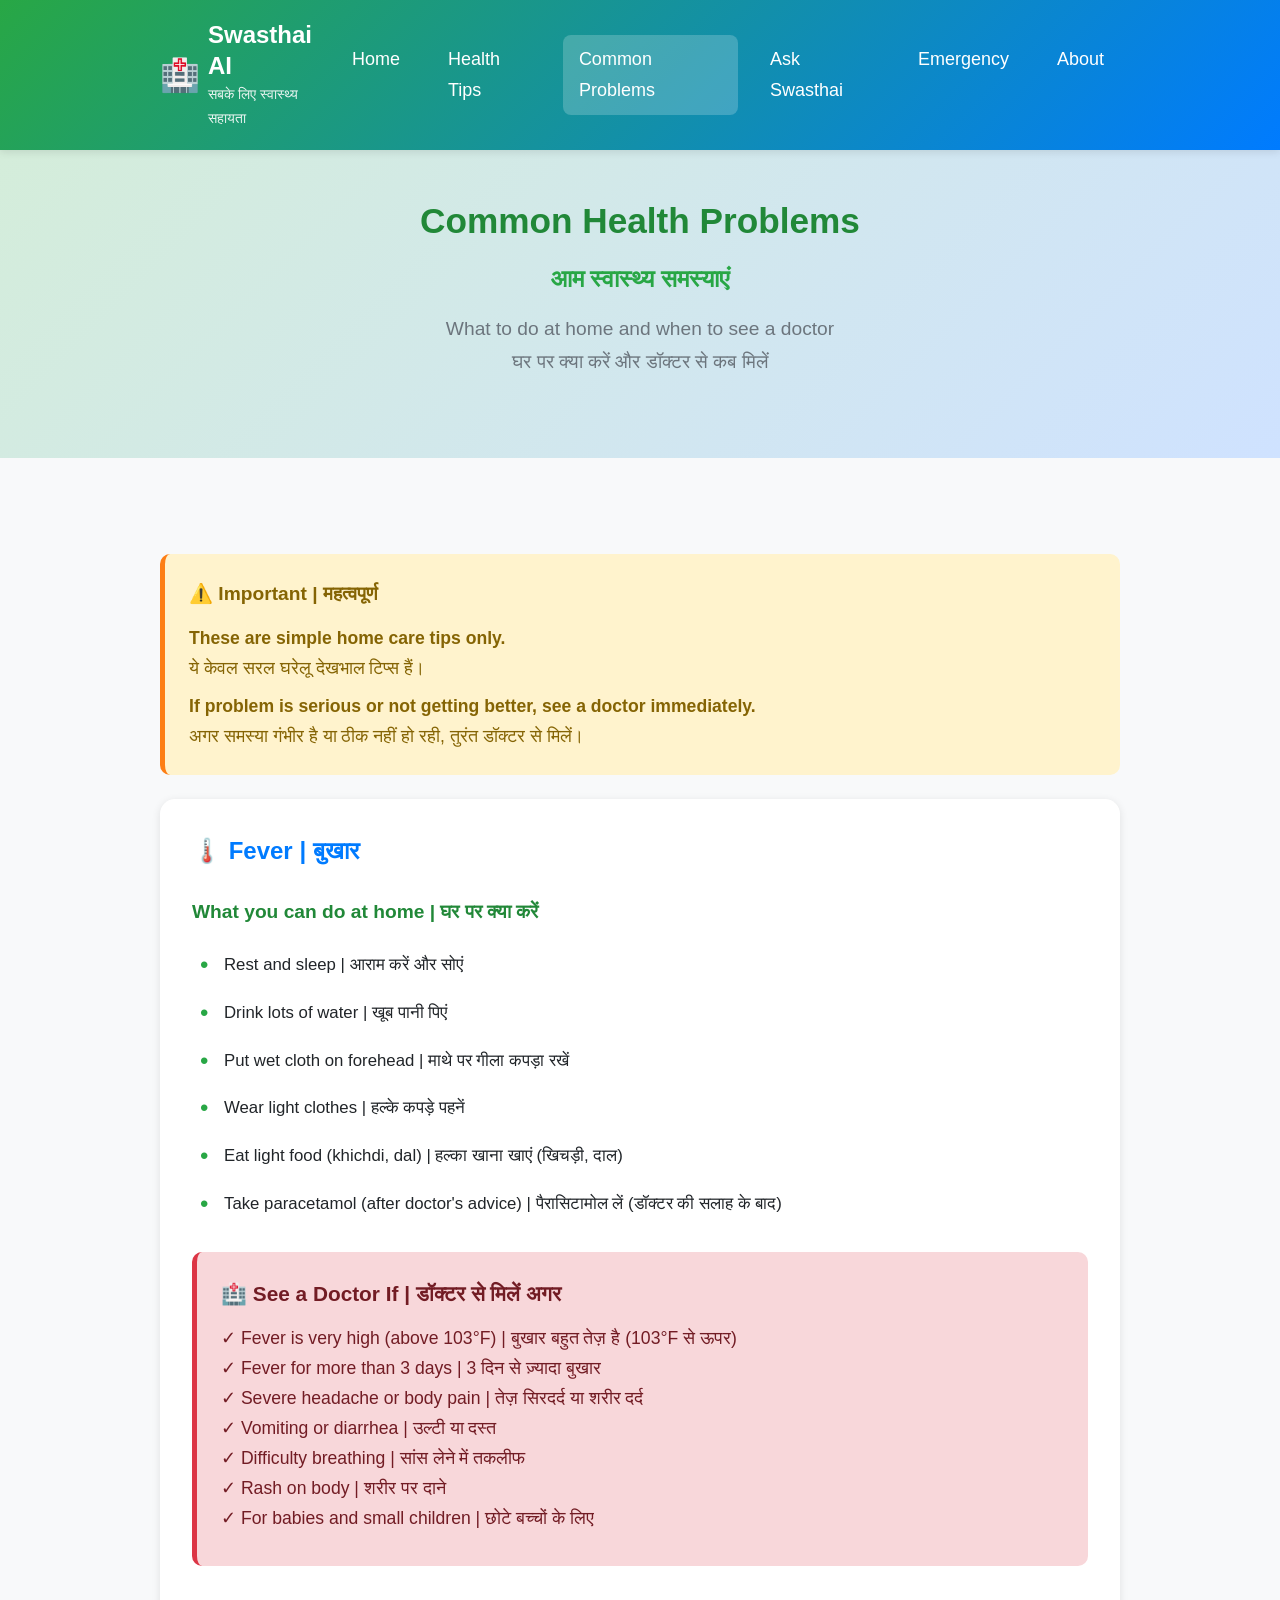
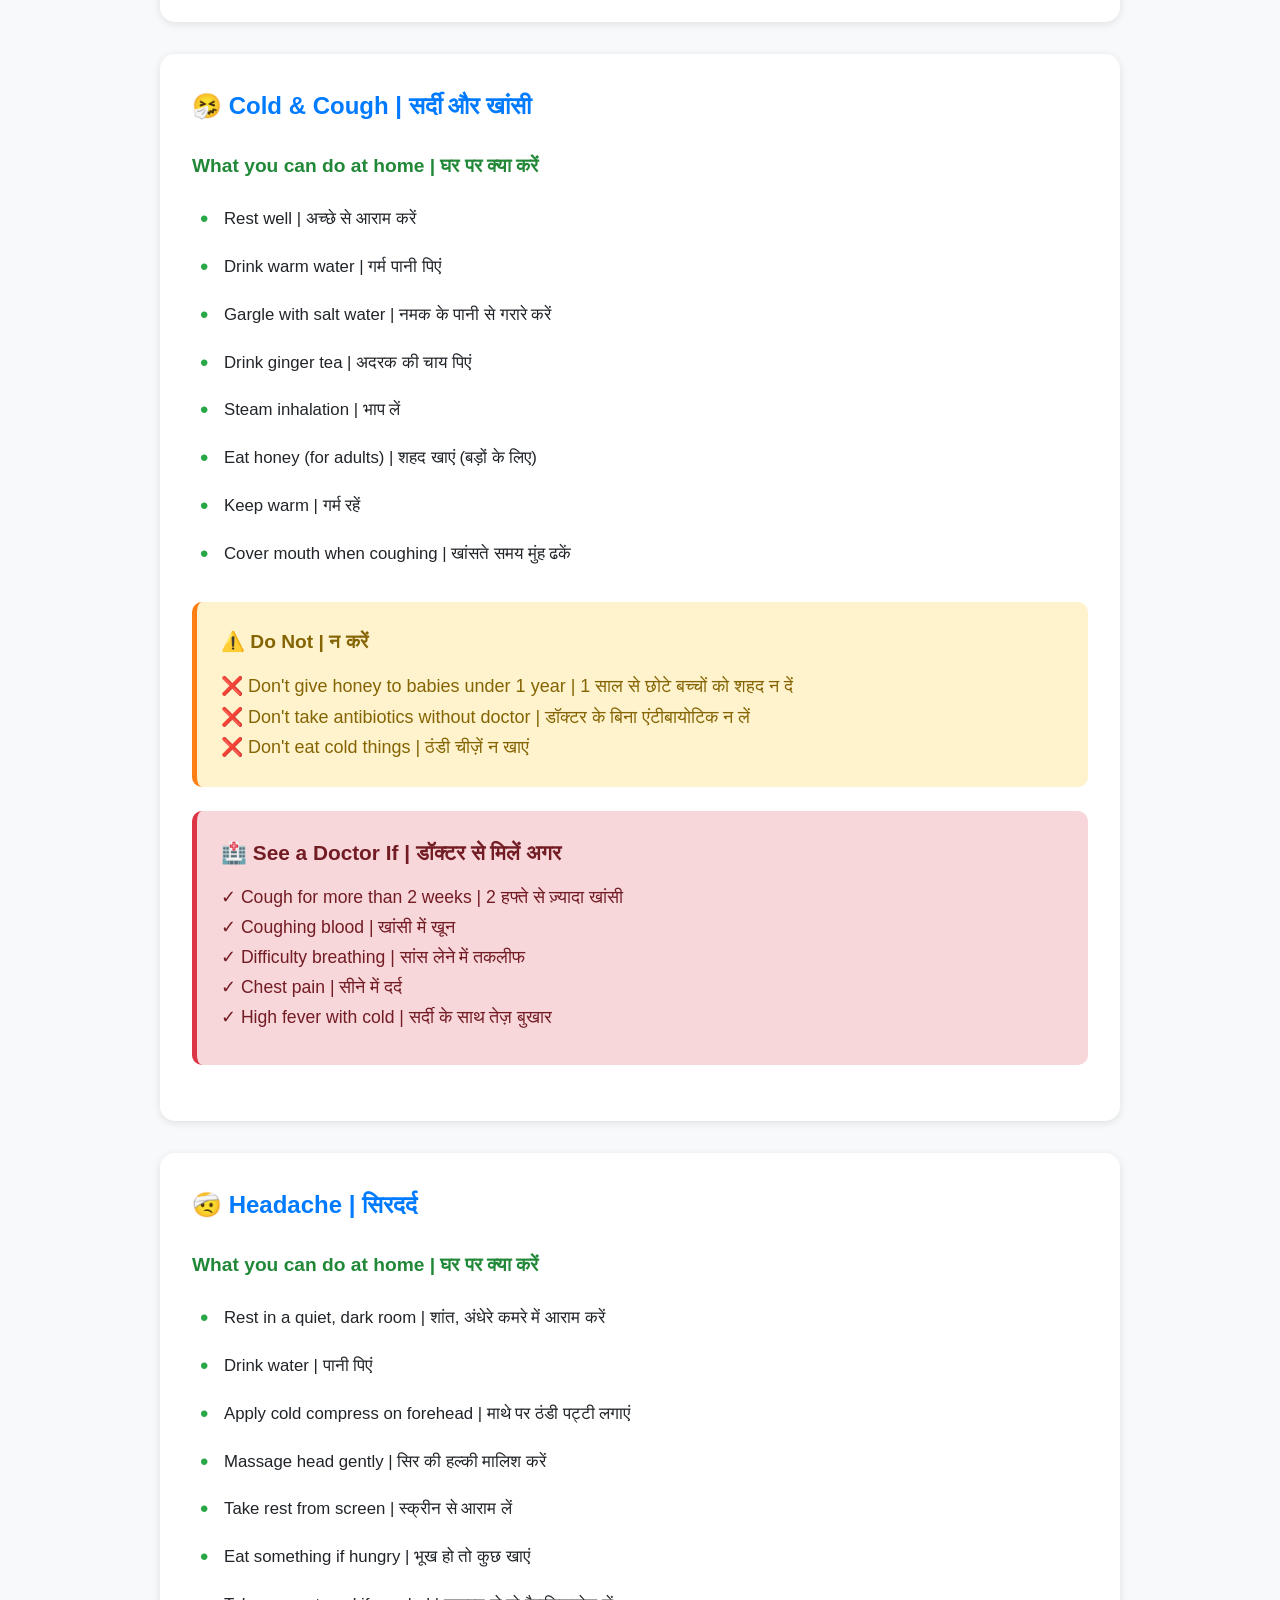
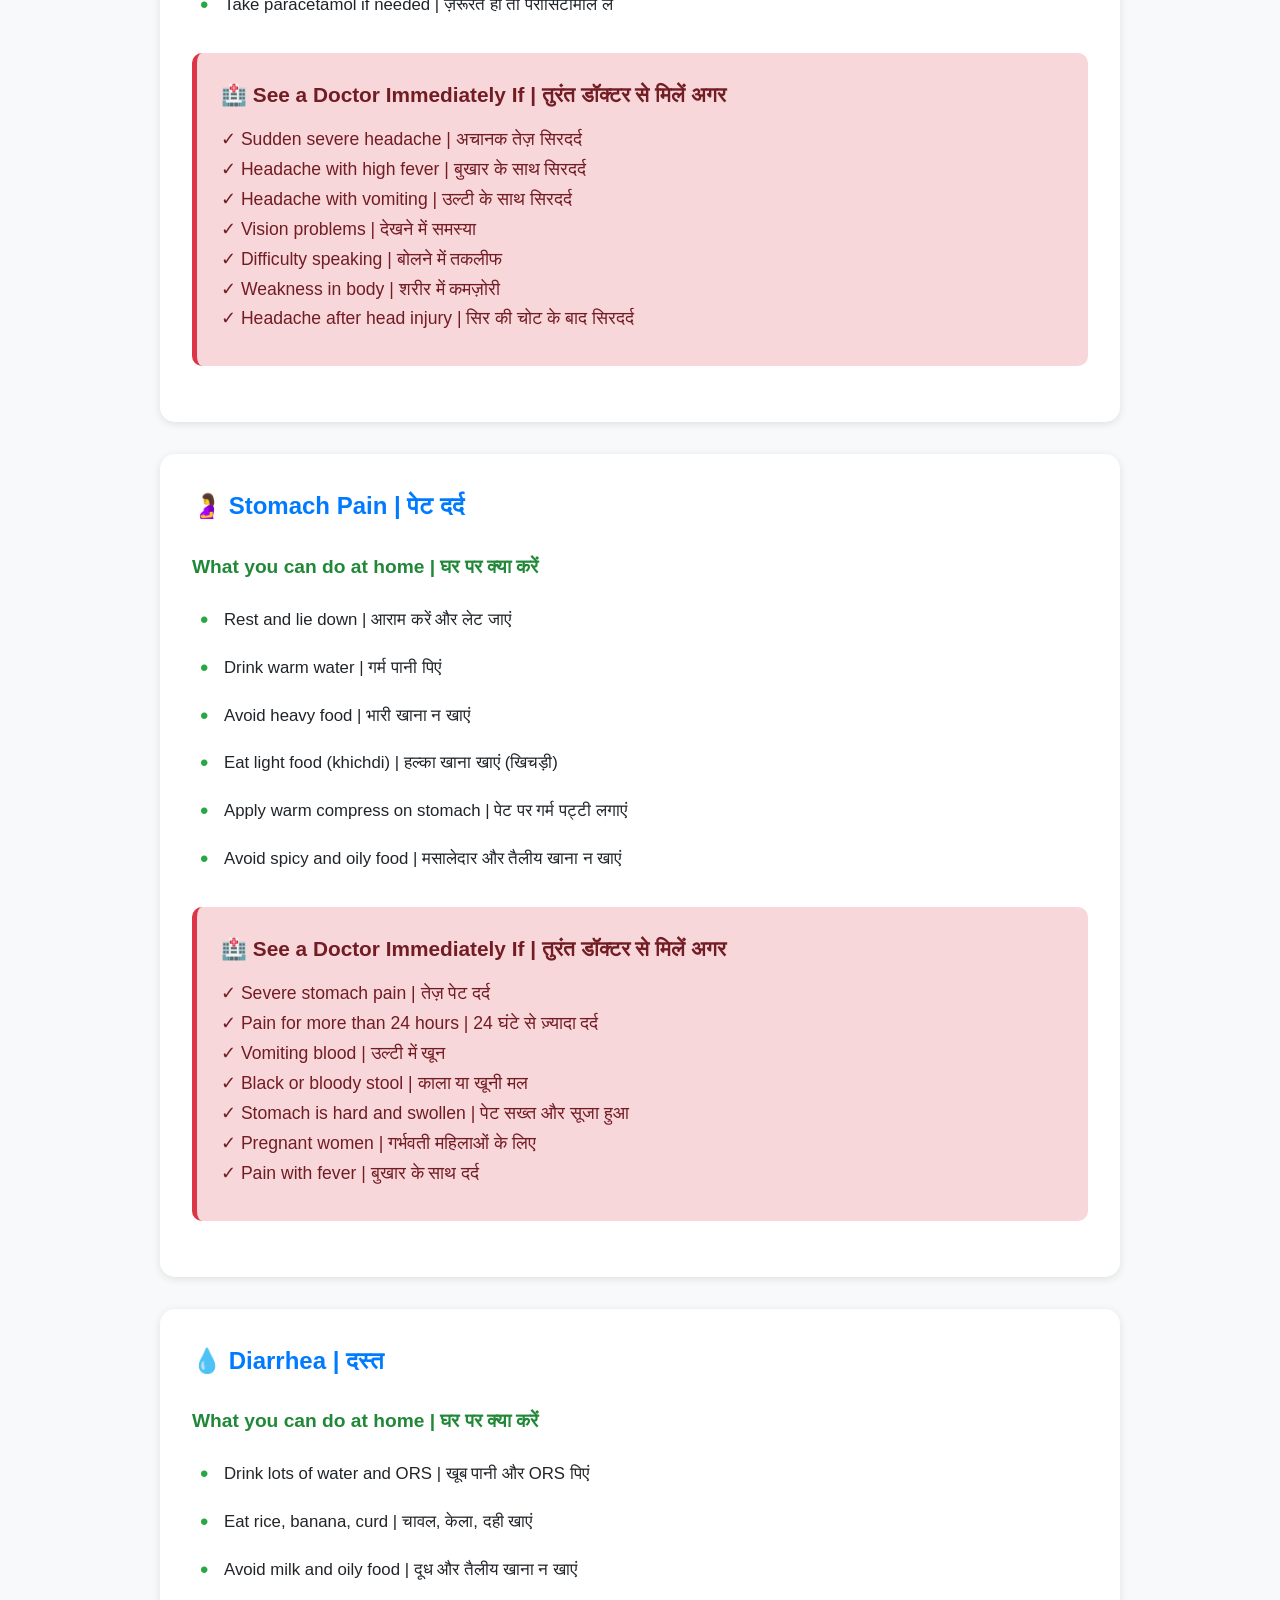
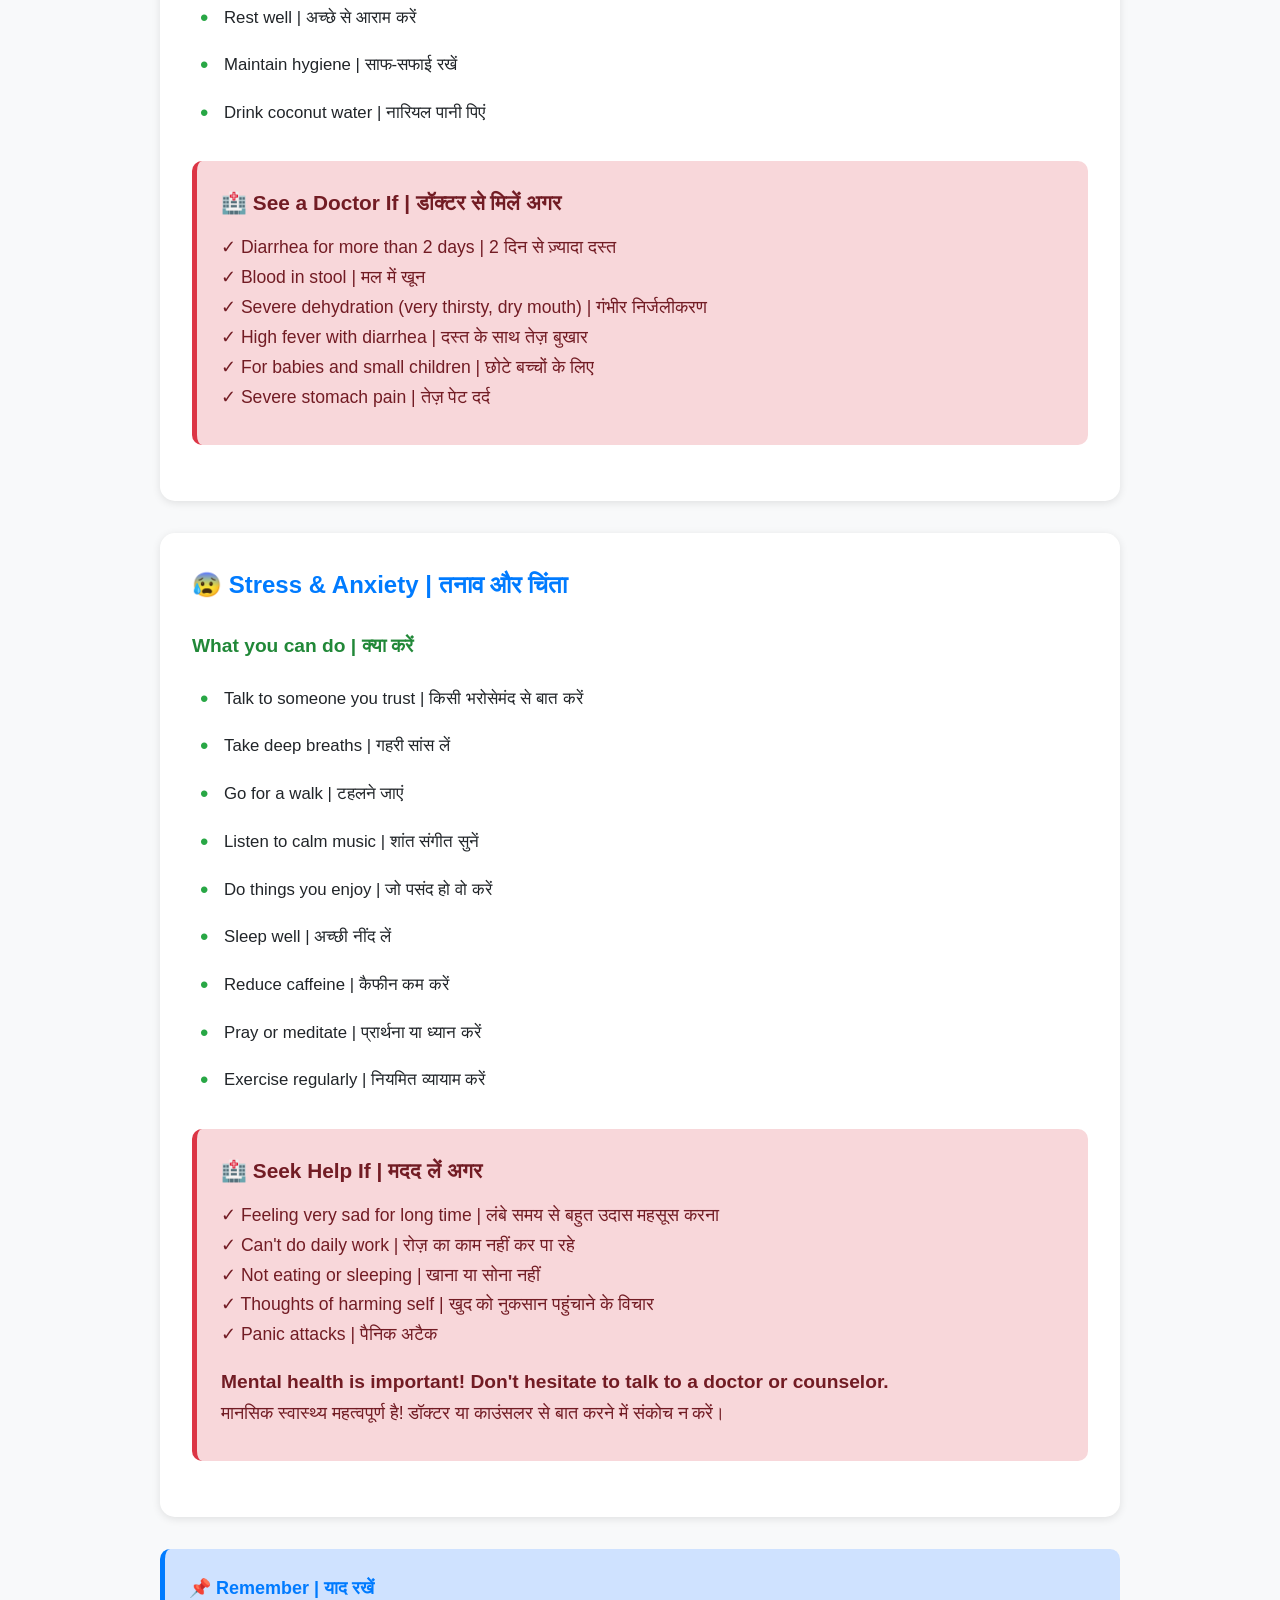
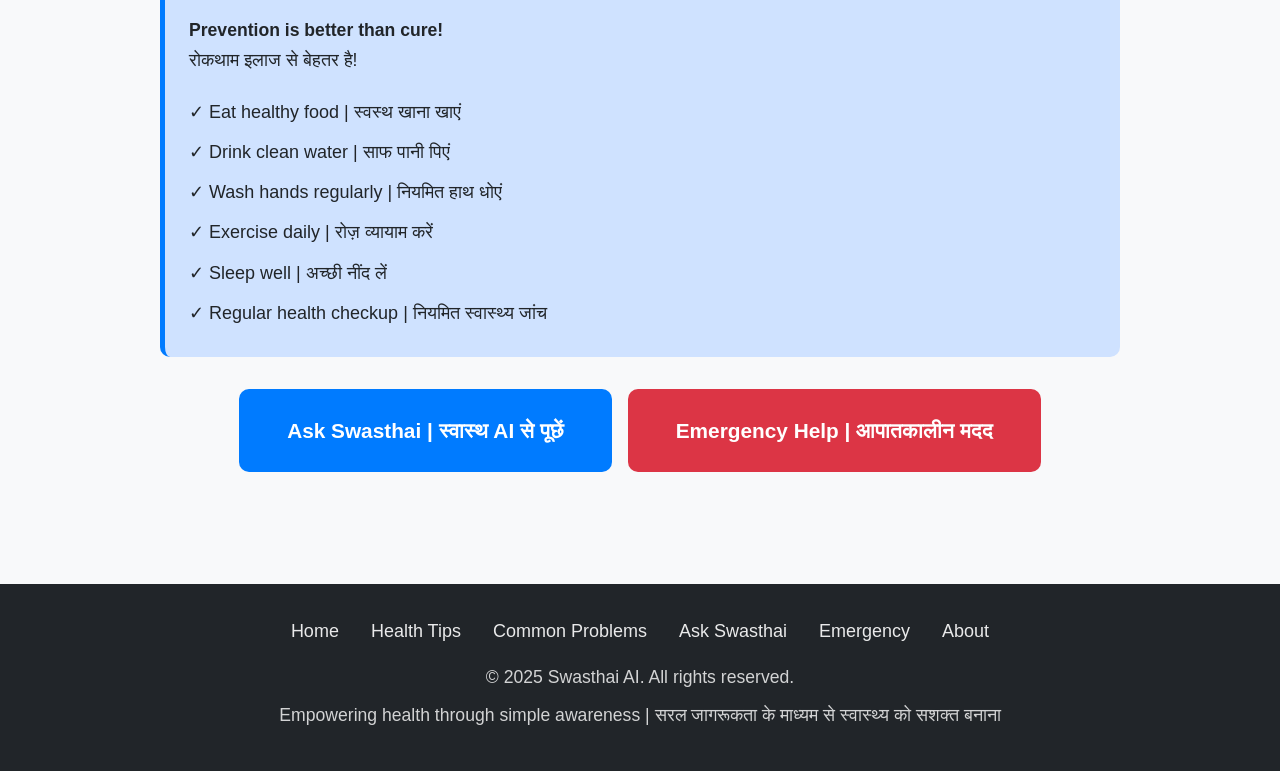
<file: problems.html>
<!DOCTYPE html>
<html lang="hi">

<head>
    <meta charset="UTF-8">
    <meta name="viewport" content="width=device-width, initial-scale=1.0">
    <meta name="description"
        content="Common health problems and home remedies - Fever, cold, headache, stomach pain, stress - When to see a doctor">
    <meta name="keywords" content="fever, cold, headache, stomach pain, home remedies, Hindi, English">
    <title>Common Health Problems - Swasthai AI</title>
    <link rel="stylesheet" href="css/style.css">
</head>

<body>
    <!-- Header -->
    <header>
        <div class="container">
            <div class="header-content">
                <div class="logo">
                    <span class="logo-icon">🏥</span>
                    <div class="logo-text">
                        <h1>Swasthai AI</h1>
                        <p>सबके लिए स्वास्थ्य सहायता</p>
                    </div>
                </div>
                <button class="menu-toggle" onclick="toggleMenu()" aria-label="Menu">☰</button>
                <nav>
                    <ul id="navMenu">
                        <li><a href="index.html">Home</a></li>
                        <li><a href="tips.html">Health Tips</a></li>
                        <li><a href="problems.html" class="active">Common Problems</a></li>
                        <li><a href="ask.html">Ask Swasthai</a></li>
                        <li><a href="emergency.html">Emergency</a></li>
                        <li><a href="about.html">About</a></li>
                    </ul>
                </nav>
            </div>
        </div>
    </header>

    <!-- Hero Section -->
    <section class="hero">
        <div class="container">
            <h1>Common Health Problems</h1>
            <h2 style="font-size: 1.5rem; color: #28a745;">आम स्वास्थ्य समस्याएं</h2>
            <p>What to do at home and when to see a doctor<br>
                घर पर क्या करें और डॉक्टर से कब मिलें</p>
        </div>
    </section>

    <!-- Main Content -->
    <main>
        <div class="container">
            <!-- Important Notice -->
            <section class="warning-box">
                <h4>⚠️ Important | महत्वपूर्ण</h4>
                <p>
                    <strong>These are simple home care tips only.</strong><br>
                    ये केवल सरल घरेलू देखभाल टिप्स हैं।
                </p>
                <p style="margin-top: 0.5rem;">
                    <strong>If problem is serious or not getting better, see a doctor immediately.</strong><br>
                    अगर समस्या गंभीर है या ठीक नहीं हो रही, तुरंत डॉक्टर से मिलें।
                </p>
            </section>

            <!-- 1. Fever -->
            <section class="problem-card">
                <h3>🌡️ Fever | बुखार</h3>

                <div class="problem-section">
                    <h4>What you can do at home | घर पर क्या करें</h4>
                    <ul>
                        <li>Rest and sleep | आराम करें और सोएं</li>
                        <li>Drink lots of water | खूब पानी पिएं</li>
                        <li>Put wet cloth on forehead | माथे पर गीला कपड़ा रखें</li>
                        <li>Wear light clothes | हल्के कपड़े पहनें</li>
                        <li>Eat light food (khichdi, dal) | हल्का खाना खाएं (खिचड़ी, दाल)</li>
                        <li>Take paracetamol (after doctor's advice) | पैरासिटामोल लें (डॉक्टर की सलाह के बाद)</li>
                    </ul>
                </div>

                <div class="alert-box">
                    <h4>🏥 See a Doctor If | डॉक्टर से मिलें अगर</h4>
                    <ul style="list-style: none; padding: 0;">
                        <li>✓ Fever is very high (above 103°F) | बुखार बहुत तेज़ है (103°F से ऊपर)</li>
                        <li>✓ Fever for more than 3 days | 3 दिन से ज़्यादा बुखार</li>
                        <li>✓ Severe headache or body pain | तेज़ सिरदर्द या शरीर दर्द</li>
                        <li>✓ Vomiting or diarrhea | उल्टी या दस्त</li>
                        <li>✓ Difficulty breathing | सांस लेने में तकलीफ</li>
                        <li>✓ Rash on body | शरीर पर दाने</li>
                        <li>✓ For babies and small children | छोटे बच्चों के लिए</li>
                    </ul>
                </div>
            </section>

            <!-- 2. Cold & Cough -->
            <section class="problem-card">
                <h3>🤧 Cold & Cough | सर्दी और खांसी</h3>

                <div class="problem-section">
                    <h4>What you can do at home | घर पर क्या करें</h4>
                    <ul>
                        <li>Rest well | अच्छे से आराम करें</li>
                        <li>Drink warm water | गर्म पानी पिएं</li>
                        <li>Gargle with salt water | नमक के पानी से गरारे करें</li>
                        <li>Drink ginger tea | अदरक की चाय पिएं</li>
                        <li>Steam inhalation | भाप लें</li>
                        <li>Eat honey (for adults) | शहद खाएं (बड़ों के लिए)</li>
                        <li>Keep warm | गर्म रहें</li>
                        <li>Cover mouth when coughing | खांसते समय मुंह ढकें</li>
                    </ul>
                </div>

                <div class="warning-box">
                    <h4>⚠️ Do Not | न करें</h4>
                    <ul style="list-style: none; padding: 0;">
                        <li>❌ Don't give honey to babies under 1 year | 1 साल से छोटे बच्चों को शहद न दें</li>
                        <li>❌ Don't take antibiotics without doctor | डॉक्टर के बिना एंटीबायोटिक न लें</li>
                        <li>❌ Don't eat cold things | ठंडी चीज़ें न खाएं</li>
                    </ul>
                </div>

                <div class="alert-box">
                    <h4>🏥 See a Doctor If | डॉक्टर से मिलें अगर</h4>
                    <ul style="list-style: none; padding: 0;">
                        <li>✓ Cough for more than 2 weeks | 2 हफ्ते से ज़्यादा खांसी</li>
                        <li>✓ Coughing blood | खांसी में खून</li>
                        <li>✓ Difficulty breathing | सांस लेने में तकलीफ</li>
                        <li>✓ Chest pain | सीने में दर्द</li>
                        <li>✓ High fever with cold | सर्दी के साथ तेज़ बुखार</li>
                    </ul>
                </div>
            </section>

            <!-- 3. Headache -->
            <section class="problem-card">
                <h3>🤕 Headache | सिरदर्द</h3>

                <div class="problem-section">
                    <h4>What you can do at home | घर पर क्या करें</h4>
                    <ul>
                        <li>Rest in a quiet, dark room | शांत, अंधेरे कमरे में आराम करें</li>
                        <li>Drink water | पानी पिएं</li>
                        <li>Apply cold compress on forehead | माथे पर ठंडी पट्टी लगाएं</li>
                        <li>Massage head gently | सिर की हल्की मालिश करें</li>
                        <li>Take rest from screen | स्क्रीन से आराम लें</li>
                        <li>Eat something if hungry | भूख हो तो कुछ खाएं</li>
                        <li>Take paracetamol if needed | ज़रूरत हो तो पैरासिटामोल लें</li>
                    </ul>
                </div>

                <div class="alert-box">
                    <h4>🏥 See a Doctor Immediately If | तुरंत डॉक्टर से मिलें अगर</h4>
                    <ul style="list-style: none; padding: 0;">
                        <li>✓ Sudden severe headache | अचानक तेज़ सिरदर्द</li>
                        <li>✓ Headache with high fever | बुखार के साथ सिरदर्द</li>
                        <li>✓ Headache with vomiting | उल्टी के साथ सिरदर्द</li>
                        <li>✓ Vision problems | देखने में समस्या</li>
                        <li>✓ Difficulty speaking | बोलने में तकलीफ</li>
                        <li>✓ Weakness in body | शरीर में कमज़ोरी</li>
                        <li>✓ Headache after head injury | सिर की चोट के बाद सिरदर्द</li>
                    </ul>
                </div>
            </section>

            <!-- 4. Stomach Pain -->
            <section class="problem-card">
                <h3>🤰 Stomach Pain | पेट दर्द</h3>

                <div class="problem-section">
                    <h4>What you can do at home | घर पर क्या करें</h4>
                    <ul>
                        <li>Rest and lie down | आराम करें और लेट जाएं</li>
                        <li>Drink warm water | गर्म पानी पिएं</li>
                        <li>Avoid heavy food | भारी खाना न खाएं</li>
                        <li>Eat light food (khichdi) | हल्का खाना खाएं (खिचड़ी)</li>
                        <li>Apply warm compress on stomach | पेट पर गर्म पट्टी लगाएं</li>
                        <li>Avoid spicy and oily food | मसालेदार और तैलीय खाना न खाएं</li>
                    </ul>
                </div>

                <div class="alert-box">
                    <h4>🏥 See a Doctor Immediately If | तुरंत डॉक्टर से मिलें अगर</h4>
                    <ul style="list-style: none; padding: 0;">
                        <li>✓ Severe stomach pain | तेज़ पेट दर्द</li>
                        <li>✓ Pain for more than 24 hours | 24 घंटे से ज़्यादा दर्द</li>
                        <li>✓ Vomiting blood | उल्टी में खून</li>
                        <li>✓ Black or bloody stool | काला या खूनी मल</li>
                        <li>✓ Stomach is hard and swollen | पेट सख्त और सूजा हुआ</li>
                        <li>✓ Pregnant women | गर्भवती महिलाओं के लिए</li>
                        <li>✓ Pain with fever | बुखार के साथ दर्द</li>
                    </ul>
                </div>
            </section>

            <!-- 5. Diarrhea -->
            <section class="problem-card">
                <h3>💧 Diarrhea | दस्त</h3>

                <div class="problem-section">
                    <h4>What you can do at home | घर पर क्या करें</h4>
                    <ul>
                        <li>Drink lots of water and ORS | खूब पानी और ORS पिएं</li>
                        <li>Eat rice, banana, curd | चावल, केला, दही खाएं</li>
                        <li>Avoid milk and oily food | दूध और तैलीय खाना न खाएं</li>
                        <li>Rest well | अच्छे से आराम करें</li>
                        <li>Maintain hygiene | साफ-सफाई रखें</li>
                        <li>Drink coconut water | नारियल पानी पिएं</li>
                    </ul>
                </div>

                <div class="alert-box">
                    <h4>🏥 See a Doctor If | डॉक्टर से मिलें अगर</h4>
                    <ul style="list-style: none; padding: 0;">
                        <li>✓ Diarrhea for more than 2 days | 2 दिन से ज़्यादा दस्त</li>
                        <li>✓ Blood in stool | मल में खून</li>
                        <li>✓ Severe dehydration (very thirsty, dry mouth) | गंभीर निर्जलीकरण</li>
                        <li>✓ High fever with diarrhea | दस्त के साथ तेज़ बुखार</li>
                        <li>✓ For babies and small children | छोटे बच्चों के लिए</li>
                        <li>✓ Severe stomach pain | तेज़ पेट दर्द</li>
                    </ul>
                </div>
            </section>

            <!-- 6. Stress & Anxiety -->
            <section class="problem-card">
                <h3>😰 Stress & Anxiety | तनाव और चिंता</h3>

                <div class="problem-section">
                    <h4>What you can do | क्या करें</h4>
                    <ul>
                        <li>Talk to someone you trust | किसी भरोसेमंद से बात करें</li>
                        <li>Take deep breaths | गहरी सांस लें</li>
                        <li>Go for a walk | टहलने जाएं</li>
                        <li>Listen to calm music | शांत संगीत सुनें</li>
                        <li>Do things you enjoy | जो पसंद हो वो करें</li>
                        <li>Sleep well | अच्छी नींद लें</li>
                        <li>Reduce caffeine | कैफीन कम करें</li>
                        <li>Pray or meditate | प्रार्थना या ध्यान करें</li>
                        <li>Exercise regularly | नियमित व्यायाम करें</li>
                    </ul>
                </div>

                <div class="alert-box">
                    <h4>🏥 Seek Help If | मदद लें अगर</h4>
                    <ul style="list-style: none; padding: 0;">
                        <li>✓ Feeling very sad for long time | लंबे समय से बहुत उदास महसूस करना</li>
                        <li>✓ Can't do daily work | रोज़ का काम नहीं कर पा रहे</li>
                        <li>✓ Not eating or sleeping | खाना या सोना नहीं</li>
                        <li>✓ Thoughts of harming self | खुद को नुकसान पहुंचाने के विचार</li>
                        <li>✓ Panic attacks | पैनिक अटैक</li>
                    </ul>
                    <p style="margin-top: 1rem; font-size: 1.1rem;">
                        <strong>Mental health is important! Don't hesitate to talk to a doctor or
                            counselor.</strong><br>
                        मानसिक स्वास्थ्य महत्वपूर्ण है! डॉक्टर या काउंसलर से बात करने में संकोच न करें।
                    </p>
                </div>
            </section>

            <!-- General Reminder -->
            <section class="info-box">
                <h4>📌 Remember | याद रखें</h4>
                <p>
                    <strong>Prevention is better than cure!</strong><br>
                    रोकथाम इलाज से बेहतर है!
                </p>
                <ul style="margin-top: 1rem; list-style: none; padding: 0;">
                    <li style="padding: 0.3rem 0;">✓ Eat healthy food | स्वस्थ खाना खाएं</li>
                    <li style="padding: 0.3rem 0;">✓ Drink clean water | साफ पानी पिएं</li>
                    <li style="padding: 0.3rem 0;">✓ Wash hands regularly | नियमित हाथ धोएं</li>
                    <li style="padding: 0.3rem 0;">✓ Exercise daily | रोज़ व्यायाम करें</li>
                    <li style="padding: 0.3rem 0;">✓ Sleep well | अच्छी नींद लें</li>
                    <li style="padding: 0.3rem 0;">✓ Regular health checkup | नियमित स्वास्थ्य जांच</li>
                </ul>
            </section>

            <!-- Call to Action -->
            <div
                style="text-align: center; margin: 2rem 0; display: flex; gap: 1rem; justify-content: center; flex-wrap: wrap;">
                <a href="ask.html" class="btn btn-large btn-blue">
                    Ask Swasthai | स्वास्थ AI से पूछें
                </a>
                <a href="emergency.html" class="btn btn-large btn-red">
                    Emergency Help | आपातकालीन मदद
                </a>
            </div>
        </div>
    </main>

    <!-- Footer -->
    <footer>
        <div class="container">
            <div class="footer-links">
                <a href="index.html">Home</a>
                <a href="tips.html">Health Tips</a>
                <a href="problems.html">Common Problems</a>
                <a href="ask.html">Ask Swasthai</a>
                <a href="emergency.html">Emergency</a>
                <a href="about.html">About</a>
            </div>
            <p>&copy; 2025 Swasthai AI. All rights reserved.</p>
            <p>Empowering health through simple awareness | सरल जागरूकता के माध्यम से स्वास्थ्य को सशक्त बनाना</p>
        </div>
    </footer>

    <!-- JavaScript -->
    <!-- JavaScript -->
    <script src="js/script.js"></script>
</body>

</html>
</file>
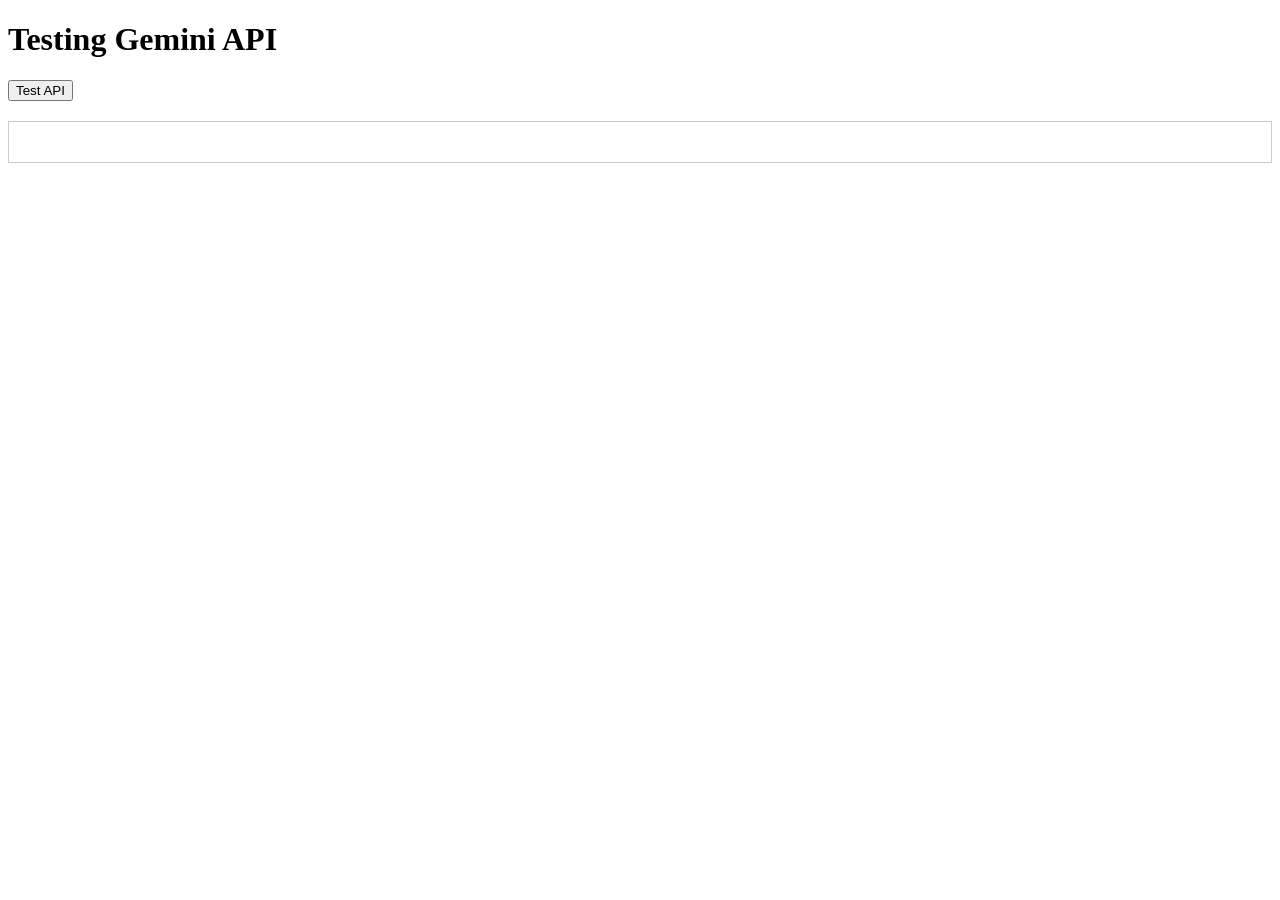
<file: test-api.html>
<!DOCTYPE html>
<html>

<head>
    <title>Gemini API Test</title>
</head>

<body>
    <h1>Testing Gemini API</h1>
    <button onclick="testAPI()">Test API</button>
    <div id="result" style="margin-top: 20px; padding: 20px; border: 1px solid #ccc;"></div>

    <script>
        const GEMINI_API_KEY = 'AIzaSyCa7d0JEu0ZPIsGxZw5HwJWqcFBJZdEltc';
        const GEMINI_API_URL = 'https://generativelanguage.googleapis.com/v1beta/models/gemini-pro:generateContent';

        async function testAPI() {
            const resultDiv = document.getElementById('result');
            resultDiv.innerHTML = '⏳ Testing API...';

            try {
                const response = await fetch(`${GEMINI_API_URL}?key=${GEMINI_API_KEY}`, {
                    method: 'POST',
                    headers: {
                        'Content-Type': 'application/json',
                    },
                    body: JSON.stringify({
                        contents: [{
                            parts: [{
                                text: 'Hello, this is a test message. Please respond with "API is working!"'
                            }]
                        }]
                    })
                });

                console.log('Response status:', response.status);
                console.log('Response OK:', response.ok);

                const data = await response.json();
                console.log('Response data:', data);

                if (response.ok && data.candidates && data.candidates[0]) {
                    const aiResponse = data.candidates[0].content.parts[0].text;
                    resultDiv.innerHTML = `
                        <h3 style="color: green;">✅ API Working!</h3>
                        <p><strong>Response:</strong> ${aiResponse}</p>
                    `;
                } else {
                    resultDiv.innerHTML = `
                        <h3 style="color: red;">❌ API Error</h3>
                        <p><strong>Status:</strong> ${response.status}</p>
                        <p><strong>Error:</strong> ${JSON.stringify(data, null, 2)}</p>
                    `;
                }
            } catch (error) {
                console.error('Error:', error);
                resultDiv.innerHTML = `
                    <h3 style="color: red;">❌ Network Error</h3>
                    <p><strong>Error:</strong> ${error.message}</p>
                    <p>Check console for details (F12)</p>
                `;
            }
        }
    </script>
</body>

</html>
</file>
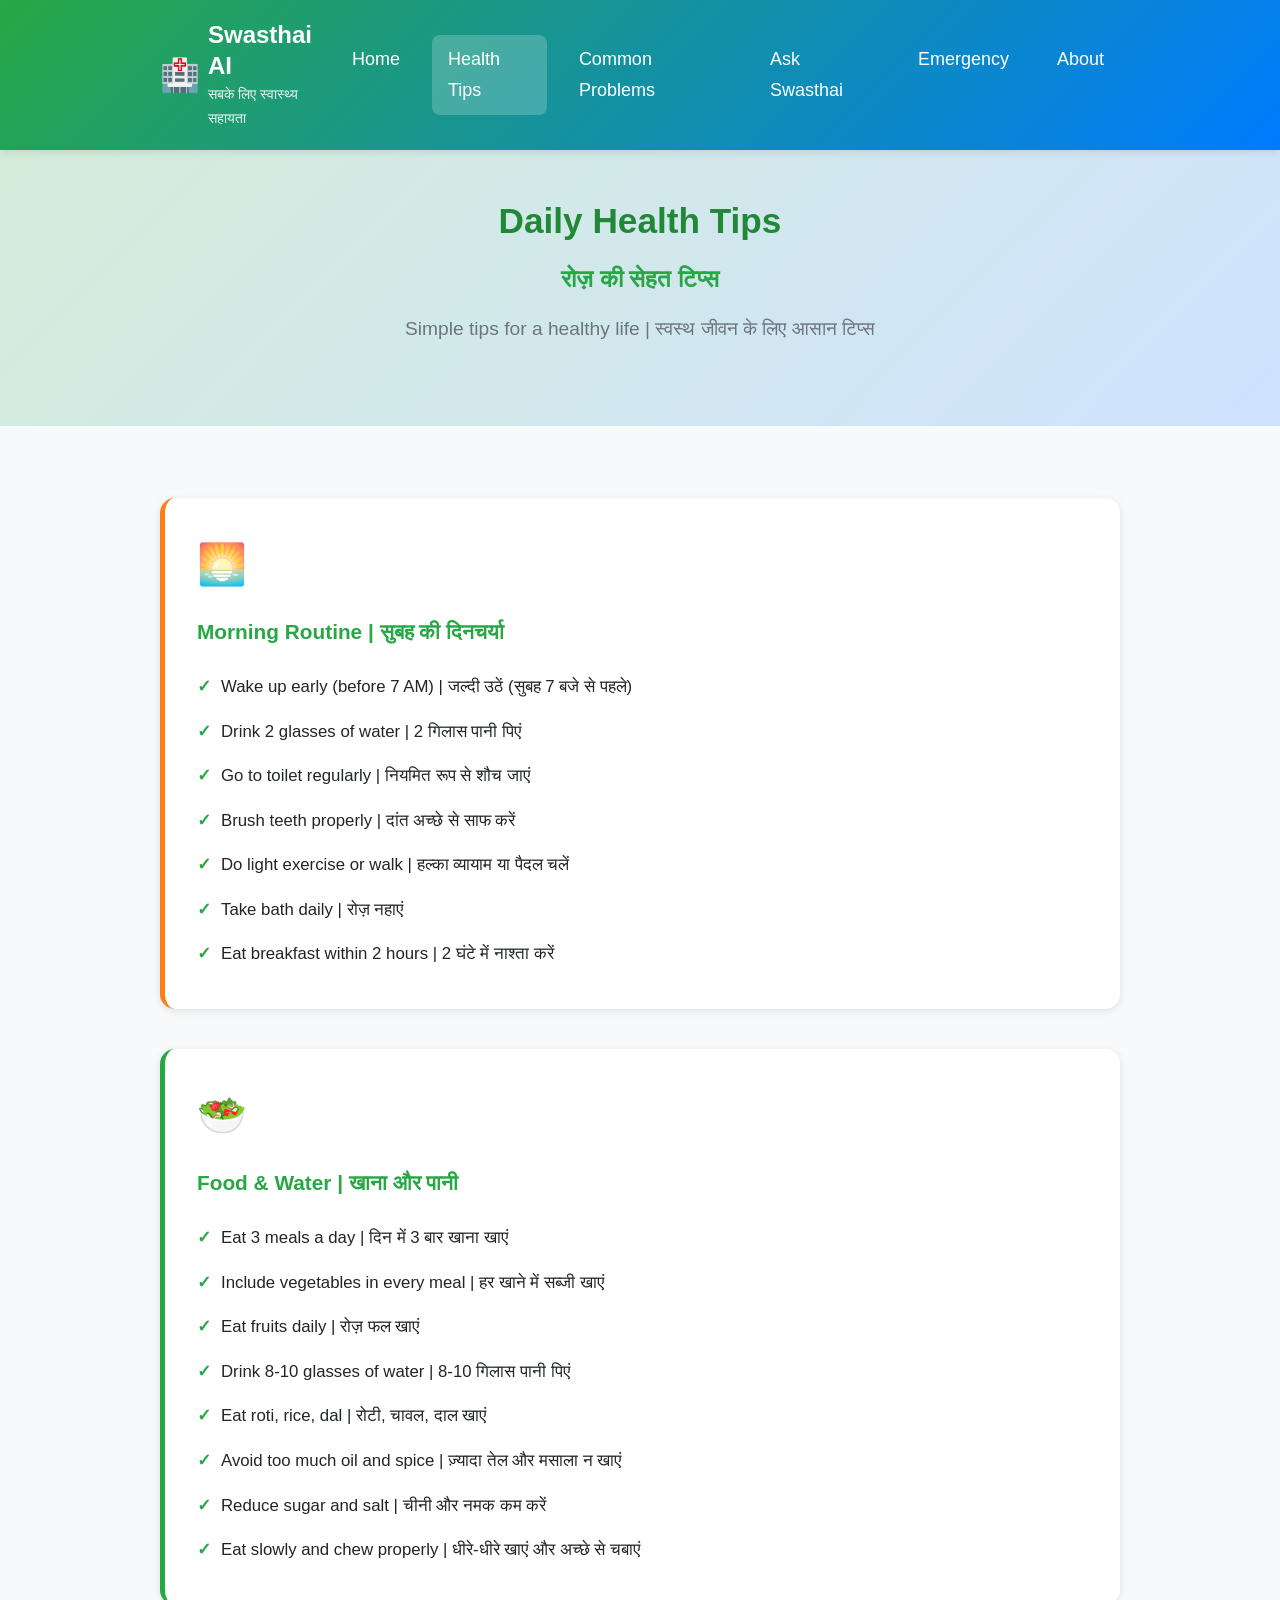
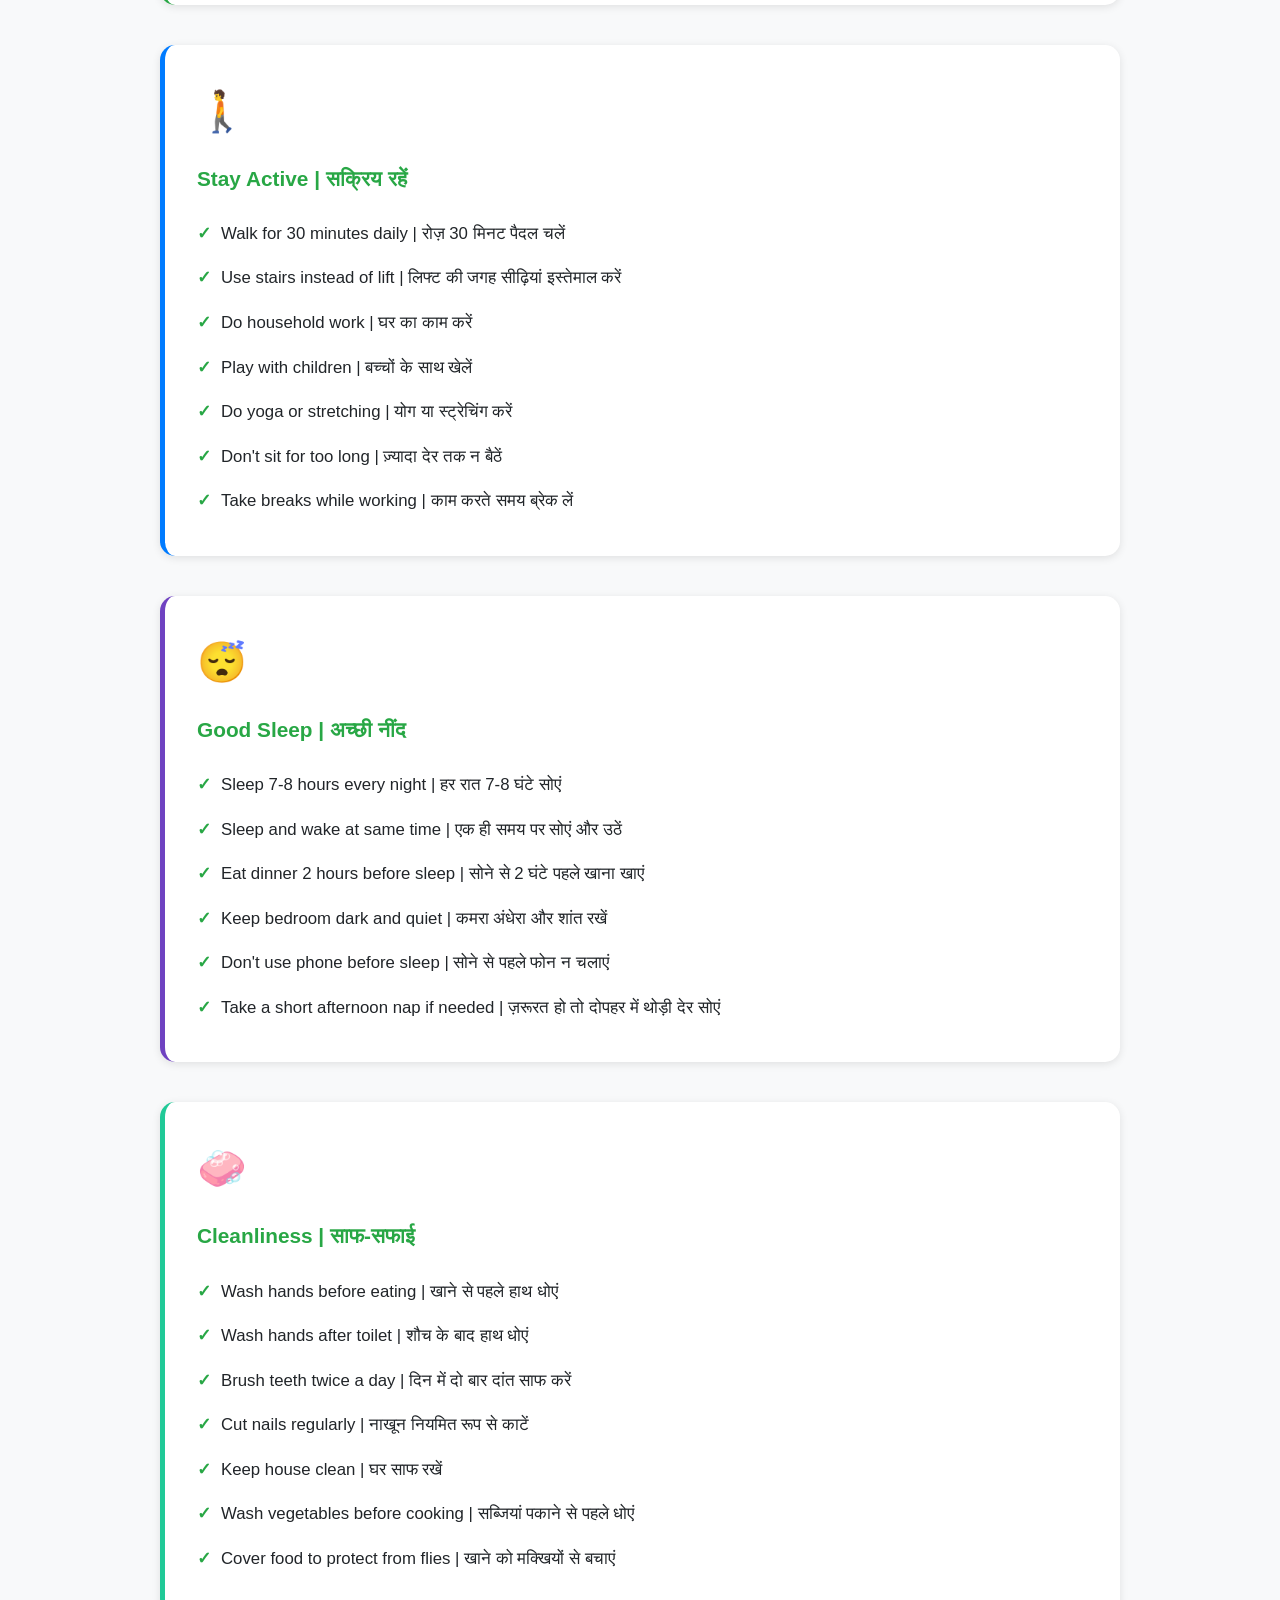
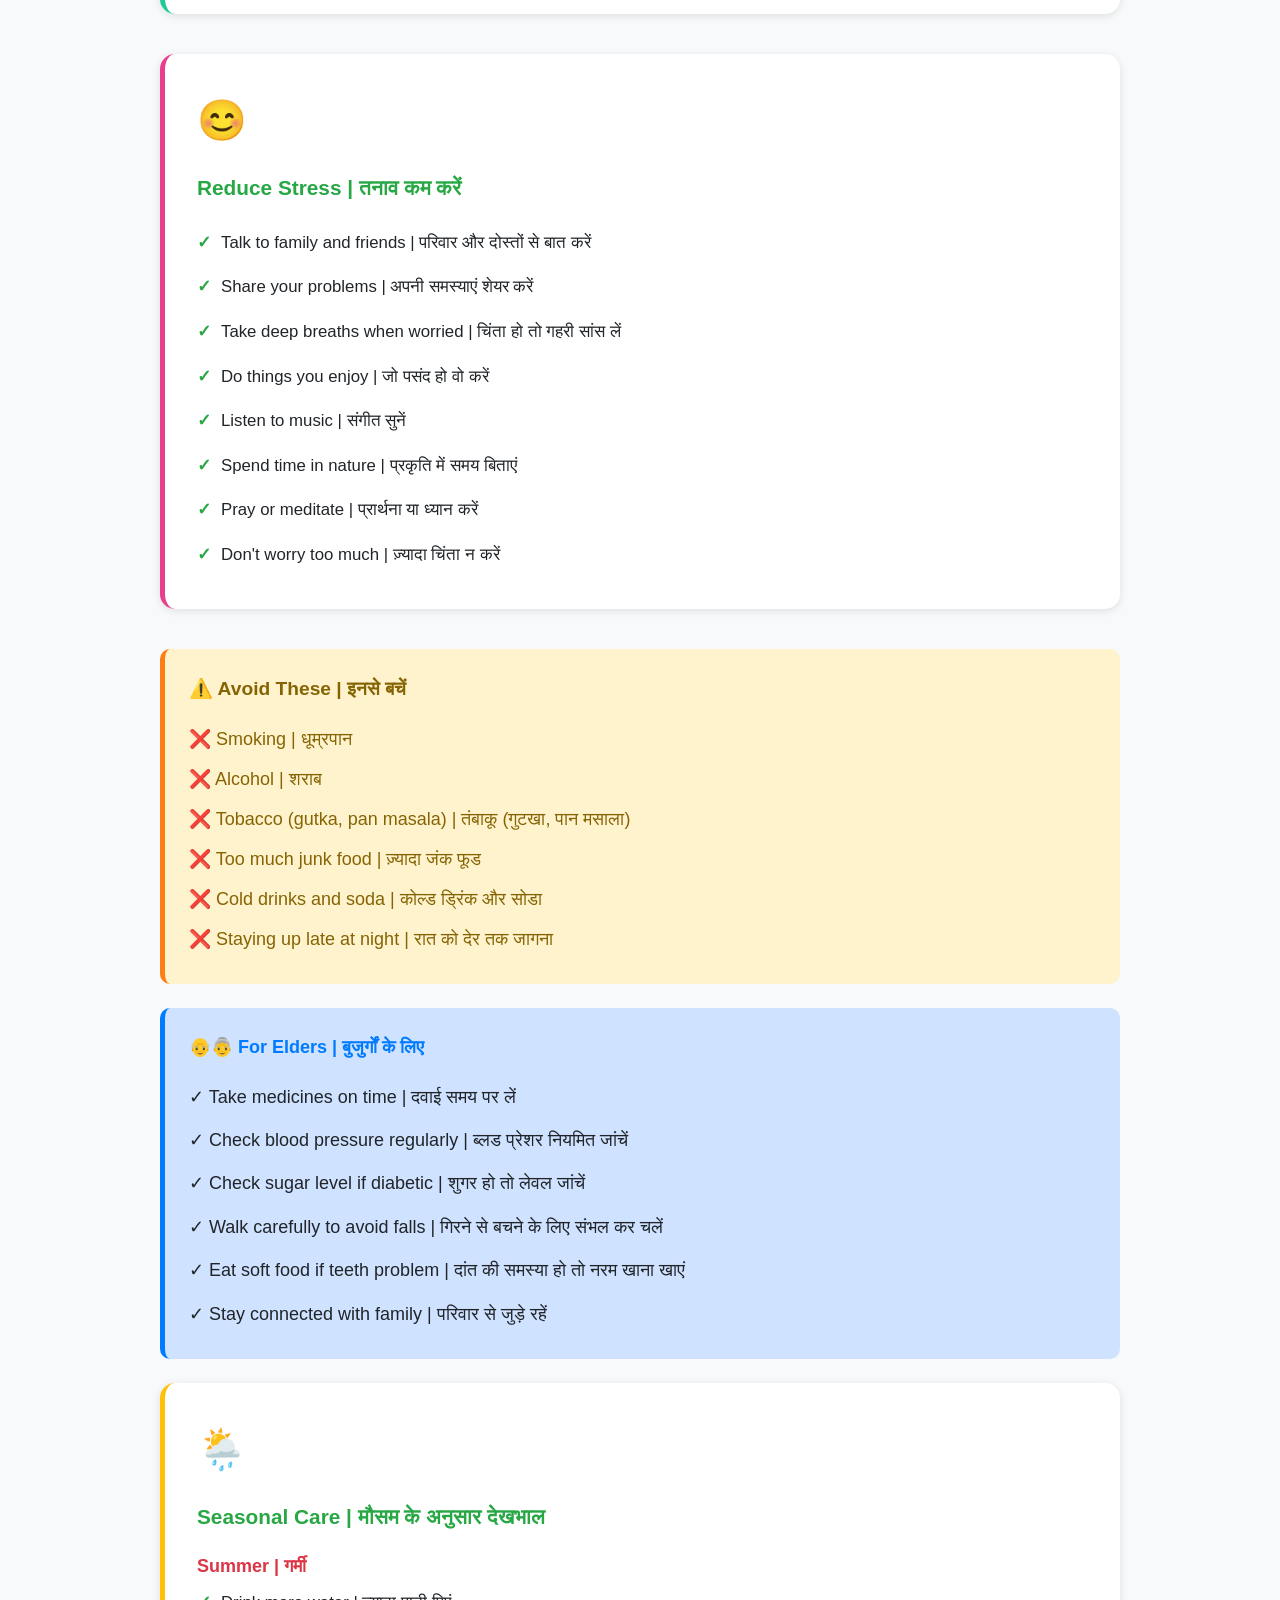
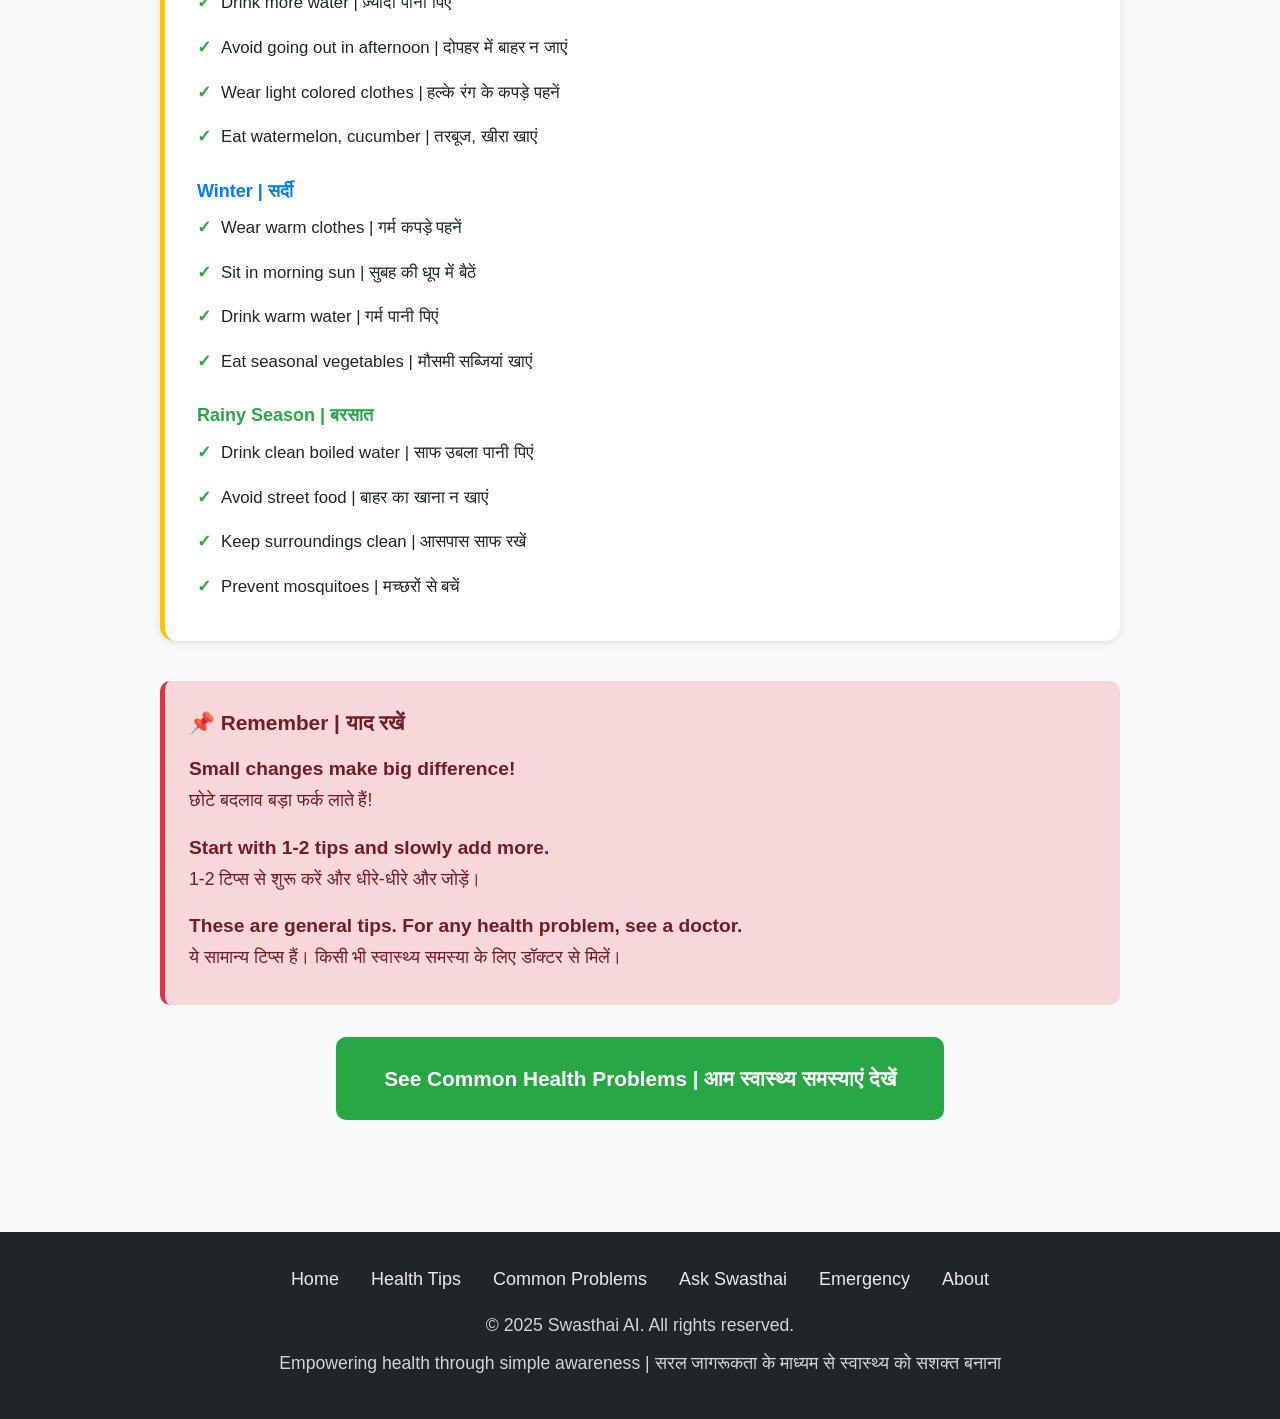
<file: tips.html>
<!DOCTYPE html>
<html lang="hi">

<head>
    <meta charset="UTF-8">
    <meta name="viewport" content="width=device-width, initial-scale=1.0">
    <meta name="description"
        content="Daily health tips in simple Hindi and English - Morning routine, food, water, sleep, stress management">
    <meta name="keywords" content="health tips, daily routine, nutrition, sleep, stress, Hindi, English">
    <title>Daily Health Tips - Swasthai AI</title>
    <link rel="stylesheet" href="css/style.css">
</head>

<body>
    <!-- Header -->
    <header>
        <div class="container">
            <div class="header-content">
                <div class="logo">
                    <span class="logo-icon">🏥</span>
                    <div class="logo-text">
                        <h1>Swasthai AI</h1>
                        <p>सबके लिए स्वास्थ्य सहायता</p>
                    </div>
                </div>
                <button class="menu-toggle" onclick="toggleMenu()" aria-label="Menu">☰</button>
                <nav>
                    <ul id="navMenu">
                        <li><a href="index.html">Home</a></li>
                        <li><a href="tips.html" class="active">Health Tips</a></li>
                        <li><a href="problems.html">Common Problems</a></li>
                        <li><a href="ask.html">Ask Swasthai</a></li>
                        <li><a href="emergency.html">Emergency</a></li>
                        <li><a href="about.html">About</a></li>
                    </ul>
                </nav>
            </div>
        </div>
    </header>

    <!-- Hero Section -->
    <section class="hero">
        <div class="container">
            <h1>Daily Health Tips</h1>
            <h2 style="font-size: 1.5rem; color: #28a745;">रोज़ की सेहत टिप्स</h2>
            <p>Simple tips for a healthy life | स्वस्थ जीवन के लिए आसान टिप्स</p>
        </div>
    </section>

    <!-- Main Content -->
    <main>
        <div class="container">
            <!-- Morning Routine -->
            <section class="card" style="border-left-color: #fd7e14;">
                <span class="card-icon">🌅</span>
                <h3>Morning Routine | सुबह की दिनचर्या</h3>
                <ul>
                    <li>Wake up early (before 7 AM) | जल्दी उठें (सुबह 7 बजे से पहले)</li>
                    <li>Drink 2 glasses of water | 2 गिलास पानी पिएं</li>
                    <li>Go to toilet regularly | नियमित रूप से शौच जाएं</li>
                    <li>Brush teeth properly | दांत अच्छे से साफ करें</li>
                    <li>Do light exercise or walk | हल्का व्यायाम या पैदल चलें</li>
                    <li>Take bath daily | रोज़ नहाएं</li>
                    <li>Eat breakfast within 2 hours | 2 घंटे में नाश्ता करें</li>
                </ul>
            </section>

            <!-- Food & Water -->
            <section class="card" style="border-left-color: #28a745;">
                <span class="card-icon">🥗</span>
                <h3>Food & Water | खाना और पानी</h3>
                <ul>
                    <li>Eat 3 meals a day | दिन में 3 बार खाना खाएं</li>
                    <li>Include vegetables in every meal | हर खाने में सब्जी खाएं</li>
                    <li>Eat fruits daily | रोज़ फल खाएं</li>
                    <li>Drink 8-10 glasses of water | 8-10 गिलास पानी पिएं</li>
                    <li>Eat roti, rice, dal | रोटी, चावल, दाल खाएं</li>
                    <li>Avoid too much oil and spice | ज़्यादा तेल और मसाला न खाएं</li>
                    <li>Reduce sugar and salt | चीनी और नमक कम करें</li>
                    <li>Eat slowly and chew properly | धीरे-धीरे खाएं और अच्छे से चबाएं</li>
                </ul>
            </section>

            <!-- Physical Activity -->
            <section class="card" style="border-left-color: #007bff;">
                <span class="card-icon">🚶</span>
                <h3>Stay Active | सक्रिय रहें</h3>
                <ul>
                    <li>Walk for 30 minutes daily | रोज़ 30 मिनट पैदल चलें</li>
                    <li>Use stairs instead of lift | लिफ्ट की जगह सीढ़ियां इस्तेमाल करें</li>
                    <li>Do household work | घर का काम करें</li>
                    <li>Play with children | बच्चों के साथ खेलें</li>
                    <li>Do yoga or stretching | योग या स्ट्रेचिंग करें</li>
                    <li>Don't sit for too long | ज़्यादा देर तक न बैठें</li>
                    <li>Take breaks while working | काम करते समय ब्रेक लें</li>
                </ul>
            </section>

            <!-- Sleep -->
            <section class="card" style="border-left-color: #6f42c1;">
                <span class="card-icon">😴</span>
                <h3>Good Sleep | अच्छी नींद</h3>
                <ul>
                    <li>Sleep 7-8 hours every night | हर रात 7-8 घंटे सोएं</li>
                    <li>Sleep and wake at same time | एक ही समय पर सोएं और उठें</li>
                    <li>Eat dinner 2 hours before sleep | सोने से 2 घंटे पहले खाना खाएं</li>
                    <li>Keep bedroom dark and quiet | कमरा अंधेरा और शांत रखें</li>
                    <li>Don't use phone before sleep | सोने से पहले फोन न चलाएं</li>
                    <li>Take a short afternoon nap if needed | ज़रूरत हो तो दोपहर में थोड़ी देर सोएं</li>
                </ul>
            </section>

            <!-- Hygiene -->
            <section class="card" style="border-left-color: #20c997;">
                <span class="card-icon">🧼</span>
                <h3>Cleanliness | साफ-सफाई</h3>
                <ul>
                    <li>Wash hands before eating | खाने से पहले हाथ धोएं</li>
                    <li>Wash hands after toilet | शौच के बाद हाथ धोएं</li>
                    <li>Brush teeth twice a day | दिन में दो बार दांत साफ करें</li>
                    <li>Cut nails regularly | नाखून नियमित रूप से काटें</li>
                    <li>Keep house clean | घर साफ रखें</li>
                    <li>Wash vegetables before cooking | सब्जियां पकाने से पहले धोएं</li>
                    <li>Cover food to protect from flies | खाने को मक्खियों से बचाएं</li>
                </ul>
            </section>

            <!-- Mental Health & Stress -->
            <section class="card" style="border-left-color: #e83e8c;">
                <span class="card-icon">😊</span>
                <h3>Reduce Stress | तनाव कम करें</h3>
                <ul>
                    <li>Talk to family and friends | परिवार और दोस्तों से बात करें</li>
                    <li>Share your problems | अपनी समस्याएं शेयर करें</li>
                    <li>Take deep breaths when worried | चिंता हो तो गहरी सांस लें</li>
                    <li>Do things you enjoy | जो पसंद हो वो करें</li>
                    <li>Listen to music | संगीत सुनें</li>
                    <li>Spend time in nature | प्रकृति में समय बिताएं</li>
                    <li>Pray or meditate | प्रार्थना या ध्यान करें</li>
                    <li>Don't worry too much | ज़्यादा चिंता न करें</li>
                </ul>
            </section>

            <!-- Things to Avoid -->
            <section class="warning-box">
                <h4>⚠️ Avoid These | इनसे बचें</h4>
                <ul style="list-style: none; padding: 0;">
                    <li style="padding: 0.3rem 0;">❌ Smoking | धूम्रपान</li>
                    <li style="padding: 0.3rem 0;">❌ Alcohol | शराब</li>
                    <li style="padding: 0.3rem 0;">❌ Tobacco (gutka, pan masala) | तंबाकू (गुटखा, पान मसाला)</li>
                    <li style="padding: 0.3rem 0;">❌ Too much junk food | ज़्यादा जंक फूड</li>
                    <li style="padding: 0.3rem 0;">❌ Cold drinks and soda | कोल्ड ड्रिंक और सोडा</li>
                    <li style="padding: 0.3rem 0;">❌ Staying up late at night | रात को देर तक जागना</li>
                </ul>
            </section>

            <!-- Special Tips for Elders -->
            <section class="info-box">
                <h4>👴👵 For Elders | बुजुर्गों के लिए</h4>
                <ul style="list-style: none; padding: 0;">
                    <li style="padding: 0.4rem 0;">✓ Take medicines on time | दवाई समय पर लें</li>
                    <li style="padding: 0.4rem 0;">✓ Check blood pressure regularly | ब्लड प्रेशर नियमित जांचें</li>
                    <li style="padding: 0.4rem 0;">✓ Check sugar level if diabetic | शुगर हो तो लेवल जांचें</li>
                    <li style="padding: 0.4rem 0;">✓ Walk carefully to avoid falls | गिरने से बचने के लिए संभल कर चलें
                    </li>
                    <li style="padding: 0.4rem 0;">✓ Eat soft food if teeth problem | दांत की समस्या हो तो नरम खाना खाएं
                    </li>
                    <li style="padding: 0.4rem 0;">✓ Stay connected with family | परिवार से जुड़े रहें</li>
                </ul>
            </section>

            <!-- Seasonal Tips -->
            <section class="card" style="border-left-color: #ffc107;">
                <span class="card-icon">🌦️</span>
                <h3>Seasonal Care | मौसम के अनुसार देखभाल</h3>
                <h4 style="color: #dc3545; margin-top: 1rem;">Summer | गर्मी</h4>
                <ul>
                    <li>Drink more water | ज़्यादा पानी पिएं</li>
                    <li>Avoid going out in afternoon | दोपहर में बाहर न जाएं</li>
                    <li>Wear light colored clothes | हल्के रंग के कपड़े पहनें</li>
                    <li>Eat watermelon, cucumber | तरबूज, खीरा खाएं</li>
                </ul>

                <h4 style="color: #007bff; margin-top: 1rem;">Winter | सर्दी</h4>
                <ul>
                    <li>Wear warm clothes | गर्म कपड़े पहनें</li>
                    <li>Sit in morning sun | सुबह की धूप में बैठें</li>
                    <li>Drink warm water | गर्म पानी पिएं</li>
                    <li>Eat seasonal vegetables | मौसमी सब्जियां खाएं</li>
                </ul>

                <h4 style="color: #28a745; margin-top: 1rem;">Rainy Season | बरसात</h4>
                <ul>
                    <li>Drink clean boiled water | साफ उबला पानी पिएं</li>
                    <li>Avoid street food | बाहर का खाना न खाएं</li>
                    <li>Keep surroundings clean | आसपास साफ रखें</li>
                    <li>Prevent mosquitoes | मच्छरों से बचें</li>
                </ul>
            </section>

            <!-- Remember -->
            <section class="alert-box">
                <h4>📌 Remember | याद रखें</h4>
                <p>
                    <strong>Small changes make big difference!</strong><br>
                    छोटे बदलाव बड़ा फर्क लाते हैं!
                </p>
                <p style="margin-top: 1rem;">
                    <strong>Start with 1-2 tips and slowly add more.</strong><br>
                    1-2 टिप्स से शुरू करें और धीरे-धीरे और जोड़ें।
                </p>
                <p style="margin-top: 1rem;">
                    <strong>These are general tips. For any health problem, see a doctor.</strong><br>
                    ये सामान्य टिप्स हैं। किसी भी स्वास्थ्य समस्या के लिए डॉक्टर से मिलें।
                </p>
            </section>

            <!-- Call to Action -->
            <div style="text-align: center; margin: 2rem 0;">
                <a href="problems.html" class="btn btn-large">
                    See Common Health Problems | आम स्वास्थ्य समस्याएं देखें
                </a>
            </div>
        </div>
    </main>

    <!-- Footer -->
    <footer>
        <div class="container">
            <div class="footer-links">
                <a href="index.html">Home</a>
                <a href="tips.html">Health Tips</a>
                <a href="problems.html">Common Problems</a>
                <a href="ask.html">Ask Swasthai</a>
                <a href="emergency.html">Emergency</a>
                <a href="about.html">About</a>
            </div>
            <p>&copy; 2025 Swasthai AI. All rights reserved.</p>
            <p>Empowering health through simple awareness | सरल जागरूकता के माध्यम से स्वास्थ्य को सशक्त बनाना</p>
        </div>
    </footer>

    <!-- JavaScript -->
    <!-- JavaScript -->
    <script src="js/script.js"></script>
</body>

</html>
</file>
<file: css/style.css>
/* ===================================
   Swasthai AI - Public Health Website
   Simple, Accessible, Mobile-First
   =================================== */

/* CSS Variables */
:root {
    --primary-green: #28a745;
    --primary-blue: #007bff;
    --dark-green: #218838;
    --light-green: #d4edda;
    --light-blue: #cfe2ff;
    --red-alert: #dc3545;
    --orange-warning: #fd7e14;
    --text-dark: #212529;
    --text-light: #6c757d;
    --white: #ffffff;
    --light-bg: #f8f9fa;
    --border: #dee2e6;
    --shadow: 0 2px 8px rgba(0, 0, 0, 0.1);
}

/* Dark Mode Variables */
body.dark-mode {
    --primary-green: #2ecc71;
    --primary-blue: #3498db;
    --dark-green: #27ae60;
    --light-green: #1e4d2b;
    --light-blue: #1a3a52;
    --text-dark: #e0e0e0;
    --text-light: #b0b0b0;
    --white: #2a2a2a;
    --light-bg: #1a1a1a;
    --border: #404040;
    --shadow: 0 2px 8px rgba(0, 0, 0, 0.5);
}

body.dark-mode {
    background-color: #1a1a1a;
    color: #e0e0e0;
}

/* Page Load Animations */
@keyframes fadeInUp {
    from {
        opacity: 0;
        transform: translateY(30px);
    }

    to {
        opacity: 1;
        transform: translateY(0);
    }
}

@keyframes slideInLeft {
    from {
        opacity: 0;
        transform: translateX(-30px);
    }

    to {
        opacity: 1;
        transform: translateX(0);
    }
}

@keyframes scaleIn {
    from {
        opacity: 0;
        transform: scale(0.95);
    }

    to {
        opacity: 1;
        transform: scale(1);
    }
}

/* Apply animations to elements */
header {
    animation: slideInLeft 0.6s ease-out;
}

.hero {
    animation: fadeInUp 0.8s ease-out 0.2s both;
}

.big-btn,
.card,
.problem-card {
    animation: fadeInUp 0.6s ease-out both;
}

.big-btn:nth-child(1) {
    animation-delay: 0.1s;
}

.big-btn:nth-child(2) {
    animation-delay: 0.2s;
}

.big-btn:nth-child(3) {
    animation-delay: 0.3s;
}

.big-btn:nth-child(4) {
    animation-delay: 0.4s;
}

.card:nth-child(1) {
    animation-delay: 0.1s;
}

.card:nth-child(2) {
    animation-delay: 0.2s;
}

.card:nth-child(3) {
    animation-delay: 0.3s;
}

/* Language Selector */
/* Dark Mode Toggle */
.dark-mode-toggle {
    position: fixed;
    top: 15px;
    right: 15px;
    z-index: 1001;
    width: 50px;
    height: 50px;
    background: var(--white);
    border: 2px solid var(--border);
    border-radius: 50%;
    cursor: pointer;
    display: flex;
    align-items: center;
    justify-content: center;
    font-size: 1.5rem;
    box-shadow: var(--shadow);
    transition: all 0.3s;
}

.dark-mode-toggle:hover {
    transform: scale(1.1);
    box-shadow: 0 4px 12px rgba(0, 0, 0, 0.2);
}

body.dark-mode .dark-mode-toggle {
    background: #2a2a2a;
    border-color: #404040;
}

/* Language Selector - In Header */
.language-selector {
    display: flex;
    gap: 0.5rem;
    align-items: center;
}

.lang-btn {
    padding: 0.5rem 1rem;
    border: 2px solid var(--border);
    background: var(--white);
    border-radius: 20px;
    cursor: pointer;
    font-size: 0.9rem;
    font-weight: 600;
    transition: all 0.3s;
    color: var(--text);
}

.lang-btn:hover {
    background: var(--primary);
    color: var(--white);
    border-color: var(--primary);
    transform: translateY(-2px);
}

.lang-btn.active {
    background: var(--primary);
    color: var(--white);
    border-color: var(--primary);
}

body.dark-mode .lang-btn {
    background: #2a2a2a;
    border-color: #404040;
    color: var(--text);
}

body.dark-mode .lang-btn:hover,
body.dark-mode .lang-btn.active {
    background: var(--primary);
    color: var(--white);
    border-color: var(--primary);
}

/* Mobile adjustments for toggles */
@media (max-width: 768px) {
    .dark-mode-toggle {
        top: 10px;
        right: 10px;
        width: 45px;
        height: 45px;
        font-size: 1.3rem;
    }

    .language-selector {
        top: 65px;
        right: 10px;
    }

    .lang-btn {
        padding: 0.5rem 1rem;
        font-size: 0.9rem;
    }
}

/* Reset & Base */
* {
    margin: 0;
    padding: 0;
    box-sizing: border-box;
}

body {
    font-family: -apple-system, BlinkMacSystemFont, 'Segoe UI', Roboto, 'Helvetica Neue', Arial, sans-serif;
    font-size: 18px;
    line-height: 1.7;
    color: var(--text-dark);
    background-color: var(--light-bg);
}

/* Typography - BIG & CLEAR */
h1 {
    font-size: 2rem;
    font-weight: 700;
    margin-bottom: 1rem;
    line-height: 1.3;
}

h2 {
    font-size: 1.6rem;
    font-weight: 600;
    margin-bottom: 0.8rem;
}

h3 {
    font-size: 1.3rem;
    font-weight: 600;
    margin-bottom: 0.6rem;
}

p {
    margin-bottom: 1rem;
    font-size: 1.1rem;
}

/* Container */
.container {
    max-width: 1000px;
    margin: 0 auto;
    padding: 0 20px;
}

/* Header - Simple & Clear */
header {
    background: linear-gradient(135deg, var(--primary-green), var(--primary-blue));
    color: var(--white);
    padding: 1.2rem 0;
    box-shadow: var(--shadow);
    position: sticky;
    top: 0;
    z-index: 1000;
}

.header-content {
    display: flex;
    justify-content: space-between;
    align-items: center;
}

.logo {
    display: flex;
    align-items: center;
    gap: 0.5rem;
}

.logo-icon {
    font-size: 2rem;
}

.logo-text h1 {
    font-size: 1.5rem;
    margin: 0;
}

.logo-text p {
    font-size: 0.9rem;
    margin: 0;
    opacity: 0.9;
}

/* Navigation - Simple Menu */
.menu-toggle {
    display: none;
    background: none;
    border: 2px solid var(--white);
    color: var(--white);
    font-size: 1.5rem;
    padding: 0.3rem 0.8rem;
    border-radius: 5px;
    cursor: pointer;
}

nav ul {
    list-style: none;
    display: flex;
    gap: 1rem;
}

nav a {
    color: var(--white);
    text-decoration: none;
    padding: 0.6rem 1rem;
    border-radius: 8px;
    font-weight: 500;
    transition: background 0.3s;
    display: block;
}

nav a:hover,
nav a.active {
    background: rgba(255, 255, 255, 0.2);
}

/* Hero Section */
.hero {
    background: linear-gradient(135deg, var(--light-green), var(--light-blue));
    padding: 3rem 0;
    text-align: center;
}

.hero h1 {
    color: var(--dark-green);
    font-size: 2.2rem;
    margin-bottom: 1rem;
}

.hero p {
    font-size: 1.2rem;
    color: var(--text-light);
    max-width: 700px;
    margin: 0 auto 2rem;
}

/* Main Content */
main {
    padding: 2rem 0;
    min-height: 60vh;
}

section {
    margin-bottom: 2.5rem;
}

/* Big Action Buttons - Easy to Tap */
.big-buttons {
    display: grid;
    grid-template-columns: 1fr;
    gap: 1.5rem;
    margin: 2rem 0;
}

.big-btn {
    display: flex;
    align-items: center;
    gap: 1.5rem;
    background: var(--white);
    padding: 2rem;
    border-radius: 15px;
    box-shadow: var(--shadow);
    text-decoration: none;
    color: var(--text-dark);
    transition: all 0.3s;
    border: 3px solid transparent;
}

.big-btn:hover {
    transform: translateY(-3px);
    box-shadow: 0 4px 12px rgba(0, 0, 0, 0.15);
    border-color: var(--primary-green);
}

.big-btn-icon {
    font-size: 3rem;
    min-width: 60px;
    text-align: center;
}

.big-btn-content h3 {
    margin: 0 0 0.3rem 0;
    color: var(--primary-green);
    font-size: 1.4rem;
}

.big-btn-content p {
    margin: 0;
    color: var(--text-light);
    font-size: 1rem;
}

/* Cards - Clean & Simple */
.cards {
    display: grid;
    grid-template-columns: repeat(auto-fit, minmax(280px, 1fr));
    gap: 1.5rem;
    margin: 2rem 0;
}

.card {
    background: var(--white);
    padding: 2rem;
    border-radius: 15px;
    box-shadow: var(--shadow);
    border-left: 5px solid var(--primary-green);
}

.card-icon {
    font-size: 2.5rem;
    margin-bottom: 1rem;
    display: block;
}

.card h3 {
    color: var(--primary-green);
    margin-bottom: 1rem;
    font-size: 1.3rem;
}

.card p,
.card ul {
    color: var(--text-dark);
    font-size: 1.05rem;
}

.card ul {
    list-style: none;
    padding-left: 0;
}

.card ul li {
    padding: 0.5rem 0;
    padding-left: 1.5rem;
    position: relative;
}

.card ul li::before {
    content: "✓";
    position: absolute;
    left: 0;
    color: var(--primary-green);
    font-weight: bold;
}

/* Problem Cards - Health Issues */
.problem-card {
    background: var(--white);
    padding: 2rem;
    border-radius: 15px;
    box-shadow: var(--shadow);
    margin-bottom: 2rem;
}

.problem-card h3 {
    color: var(--primary-blue);
    font-size: 1.5rem;
    margin-bottom: 1.5rem;
    display: flex;
    align-items: center;
    gap: 0.8rem;
}

.problem-section {
    margin-bottom: 1.5rem;
}

.problem-section h4 {
    color: var(--dark-green);
    font-size: 1.2rem;
    margin-bottom: 0.8rem;
}

.problem-section ul {
    list-style: none;
    padding: 0;
}

.problem-section ul li {
    padding: 0.6rem 0;
    padding-left: 2rem;
    position: relative;
    font-size: 1.05rem;
}

.problem-section ul li::before {
    content: "•";
    position: absolute;
    left: 0.5rem;
    color: var(--primary-green);
    font-size: 1.5rem;
    line-height: 1.2;
}

/* Warning Box */
.warning-box {
    background: #fff3cd;
    border-left: 5px solid var(--orange-warning);
    padding: 1.5rem;
    border-radius: 10px;
    margin: 1.5rem 0;
}

.warning-box h4 {
    color: #856404;
    margin-bottom: 0.8rem;
    font-size: 1.2rem;
}

.warning-box p,
.warning-box ul {
    color: #856404;
    margin: 0;
}

/* Alert Box - Red for Emergency */
.alert-box {
    background: #f8d7da;
    border-left: 5px solid var(--red-alert);
    padding: 1.5rem;
    border-radius: 10px;
    margin: 1.5rem 0;
}

.alert-box h4 {
    color: #721c24;
    margin-bottom: 0.8rem;
    font-size: 1.3rem;
}

.alert-box p,
.alert-box ul {
    color: #721c24;
    margin-bottom: 0.5rem;
    font-size: 1.1rem;
}

.alert-box strong {
    font-size: 1.2rem;
}

/* Emergency Section */
.emergency-grid {
    display: grid;
    grid-template-columns: repeat(auto-fit, minmax(250px, 1fr));
    gap: 1.5rem;
    margin: 2rem 0;
}

.emergency-card {
    background: var(--red-alert);
    color: var(--white);
    padding: 2rem;
    border-radius: 15px;
    text-align: center;
    box-shadow: var(--shadow);
}

.emergency-card h3 {
    color: var(--white);
    font-size: 1.4rem;
    margin-bottom: 1rem;
}

.emergency-card p {
    font-size: 2rem;
    font-weight: 700;
    margin: 0;
}

.emergency-card a {
    color: var(--white);
    text-decoration: none;
    font-size: 2rem;
    font-weight: 700;
}

/* Buttons */
.btn {
    display: inline-block;
    padding: 1rem 2rem;
    background: var(--primary-green);
    color: var(--white);
    text-decoration: none;
    border-radius: 10px;
    font-weight: 600;
    font-size: 1.1rem;
    border: none;
    cursor: pointer;
    transition: all 0.3s;
    text-align: center;
}

.btn:hover {
    background: var(--dark-green);
    transform: translateY(-2px);
    box-shadow: var(--shadow);
}

.btn-large {
    padding: 1.5rem 3rem;
    font-size: 1.3rem;
}

.btn-red {
    background: var(--red-alert);
}

.btn-red:hover {
    background: #c82333;
}

.btn-blue {
    background: var(--primary-blue);
}

.btn-blue:hover {
    background: #0056b3;
}

/* Ask Swasthai - Interactive Helper */
.ask-container {
    background: var(--white);
    padding: 2rem;
    border-radius: 15px;
    box-shadow: var(--shadow);
    max-width: 700px;
    margin: 2rem auto;
}

.question-step {
    display: none;
}

.question-step.active {
    display: block;
}

.question-step h3 {
    color: var(--primary-blue);
    margin-bottom: 1.5rem;
    font-size: 1.4rem;
}

.options {
    display: grid;
    gap: 1rem;
    margin: 1.5rem 0;
}

.option-btn {
    padding: 1.2rem;
    background: var(--light-bg);
    border: 2px solid var(--border);
    border-radius: 10px;
    cursor: pointer;
    transition: all 0.3s;
    font-size: 1.1rem;
    text-align: left;
}

.option-btn:hover {
    background: var(--light-green);
    border-color: var(--primary-green);
}

.response-box {
    background: var(--light-green);
    border-left: 5px solid var(--primary-green);
    padding: 1.5rem;
    border-radius: 10px;
    margin-top: 1.5rem;
    display: none;
}

.response-box.show {
    display: block;
}

.response-box h4 {
    color: var(--dark-green);
    margin-bottom: 1rem;
}

/* Info Box */
.info-box {
    background: var(--light-blue);
    border-left: 5px solid var(--primary-blue);
    padding: 1.5rem;
    border-radius: 10px;
    margin: 1.5rem 0;
}

.info-box h4 {
    color: var(--primary-blue);
    margin-bottom: 0.8rem;
}

.info-box p {
    color: var(--text-dark);
    margin: 0;
}

/* Footer */
footer {
    background: var(--text-dark);
    color: var(--white);
    padding: 2rem 0;
    text-align: center;
    margin-top: 3rem;
}

.footer-links {
    display: flex;
    justify-content: center;
    gap: 2rem;
    flex-wrap: wrap;
    margin-bottom: 1rem;
}

.footer-links a {
    color: var(--white);
    text-decoration: none;
    opacity: 0.9;
}

.footer-links a:hover {
    opacity: 1;
    text-decoration: underline;
}

footer p {
    margin: 0.5rem 0;
    opacity: 0.8;
}

/* Disclaimer Badge */
.disclaimer-badge {
    background: var(--orange-warning);
    color: var(--white);
    padding: 0.5rem 1rem;
    border-radius: 20px;
    display: inline-block;
    font-size: 0.9rem;
    font-weight: 600;
    margin: 1rem 0;
}

/* Mobile Responsive */
@media (max-width: 768px) {
    body {
        font-size: 16px;
    }

    h1 {
        font-size: 1.6rem;
    }

    h2 {
        font-size: 1.4rem;
    }

    h3 {
        font-size: 1.2rem;
    }

    .hero h1 {
        font-size: 1.8rem;
    }

    .header-content {
        flex-wrap: wrap;
    }

    .menu-toggle {
        display: block;
    }

    nav {
        width: 100%;
        margin-top: 1rem;
    }

    nav ul {
        flex-direction: column;
        gap: 0;
        display: none;
    }

    nav ul.active {
        display: flex;
    }

    nav a {
        border-bottom: 1px solid rgba(255, 255, 255, 0.2);
    }

    .big-btn {
        flex-direction: column;
        text-align: center;
        padding: 1.5rem;
    }

    .big-btn-icon {
        font-size: 2.5rem;
    }

    .cards {
        grid-template-columns: 1fr;
    }

    .emergency-grid {
        grid-template-columns: 1fr;
    }

    .btn-large {
        padding: 1.2rem 2rem;
        font-size: 1.1rem;
    }
}

@media (max-width: 480px) {
    .container {
        padding: 0 15px;
    }

    .card,
    .problem-card,
    .ask-container {
        padding: 1.5rem;
    }

    .big-btn {
        padding: 1.2rem;
    }
}

/* Chatbot Widget */
.chatbot-button {
    position: fixed;
    bottom: 30px;
    right: 30px;
    width: 60px;
    height: 60px;
    background: linear-gradient(135deg, var(--primary-green), var(--primary-blue));
    color: var(--white);
    border-radius: 50%;
    border: none;
    font-size: 2rem;
    cursor: pointer;
    box-shadow: 0 4px 15px rgba(40, 167, 69, 0.4);
    z-index: 998;
    transition: all 0.3s;
    display: flex;
    align-items: center;
    justify-content: center;
}

.chatbot-button:hover {
    transform: scale(1.1);
    box-shadow: 0 6px 20px rgba(40, 167, 69, 0.6);
}

.chatbot-widget {
    position: fixed;
    bottom: 100px;
    right: 30px;
    width: 380px;
    height: 550px;
    background: var(--white);
    border-radius: 15px;
    box-shadow: 0 10px 40px rgba(0, 0, 0, 0.2);
    display: none;
    flex-direction: column;
    z-index: 999;
    overflow: hidden;
}

.chatbot-header {
    background: linear-gradient(135deg, var(--primary-green), var(--primary-blue));
    color: var(--white);
    padding: 1rem;
    display: flex;
    justify-content: space-between;
    align-items: center;
}

.chatbot-header h3 {
    margin: 0;
    font-size: 1.2rem;
    display: flex;
    align-items: center;
    gap: 0.5rem;
}

.chatbot-controls {
    display: flex;
    gap: 0.5rem;
}

.chatbot-controls button {
    background: rgba(255, 255, 255, 0.2);
    border: none;
    color: var(--white);
    width: 30px;
    height: 30px;
    border-radius: 50%;
    cursor: pointer;
    font-size: 1rem;
    transition: background 0.3s;
}

.chatbot-controls button:hover {
    background: rgba(255, 255, 255, 0.3);
}

.chatbot-messages {
    flex: 1;
    overflow-y: auto;
    padding: 1rem;
    background: var(--light-bg);
}

.chat-message {
    display: flex;
    gap: 0.8rem;
    margin-bottom: 1rem;
    animation: slideIn 0.3s ease;
}

@keyframes slideIn {
    from {
        opacity: 0;
        transform: translateY(10px);
    }

    to {
        opacity: 1;
        transform: translateY(0);
    }
}

.bot-message {
    justify-content: flex-start;
}

.user-message {
    justify-content: flex-end;
}

.message-avatar {
    width: 35px;
    height: 35px;
    border-radius: 50%;
    background: var(--primary-green);
    display: flex;
    align-items: center;
    justify-content: center;
    font-size: 1.2rem;
    flex-shrink: 0;
}

.user-message .message-avatar {
    background: var(--primary-blue);
}

.message-content {
    background: var(--white);
    padding: 0.8rem 1rem;
    border-radius: 15px;
    max-width: 70%;
    line-height: 1.5;
    box-shadow: 0 2px 5px rgba(0, 0, 0, 0.05);
}

.user-message .message-content {
    background: var(--primary-blue);
    color: var(--white);
}

.typing-indicator .message-content {
    display: flex;
    gap: 0.3rem;
    padding: 1rem;
}

.typing-dot {
    width: 8px;
    height: 8px;
    background: var(--primary-green);
    border-radius: 50%;
    animation: typing 1.4s infinite;
}

.typing-dot:nth-child(2) {
    animation-delay: 0.2s;
}

.typing-dot:nth-child(3) {
    animation-delay: 0.4s;
}

@keyframes typing {

    0%,
    60%,
    100% {
        transform: translateY(0);
    }

    30% {
        transform: translateY(-10px);
    }
}

.chatbot-input {
    padding: 1rem;
    border-top: 1px solid var(--border);
    background: var(--white);
}

.chat-input-group {
    display: flex;
    gap: 0.5rem;
}

.chat-input-group input {
    flex: 1;
    padding: 0.8rem;
    border: 2px solid var(--border);
    border-radius: 25px;
    font-size: 1rem;
    outline: none;
    transition: border-color 0.3s;
}

.chat-input-group input:focus {
    border-color: var(--primary-green);
}

.chat-send-btn {
    width: 45px;
    height: 45px;
    background: var(--primary-green);
    color: var(--white);
    border: none;
    border-radius: 50%;
    cursor: pointer;
    font-size: 1.2rem;
    transition: all 0.3s;
    display: flex;
    align-items: center;
    justify-content: center;
}

.chat-send-btn:hover {
    background: var(--dark-green);
    transform: scale(1.05);
}

.quick-responses {
    display: flex;
    gap: 0.5rem;
    margin-top: 0.5rem;
    flex-wrap: wrap;
}

.quick-response-btn {
    padding: 0.4rem 0.8rem;
    background: var(--light-green);
    border: 1px solid var(--primary-green);
    border-radius: 15px;
    font-size: 0.85rem;
    cursor: pointer;
    transition: all 0.3s;
    color: var(--dark-green);
}

.quick-response-btn:hover {
    background: var(--primary-green);
    color: var(--white);
}

/* Mobile Chatbot */
@media (max-width: 768px) {
    .chatbot-widget {
        width: calc(100% - 20px);
        height: calc(100% - 120px);
        right: 10px;
        bottom: 80px;
    }

    .chatbot-button {
        width: 55px;
        height: 55px;
        bottom: 20px;
        right: 20px;
        font-size: 1.8rem;
    }

    .message-content {
        max-width: 80%;
    }
}

/* Accessibility */
.sr-only {
    position: absolute;
    width: 1px;
    height: 1px;
    padding: 0;
    margin: -1px;
    overflow: hidden;
    clip: rect(0, 0, 0, 0);
    white-space: nowrap;
    border-width: 0;
}

/* High Contrast Focus */
a:focus,
button:focus,
.option-btn:focus {
    outline: 3px solid var(--primary-blue);
    outline-offset: 2px;
}
</file>
